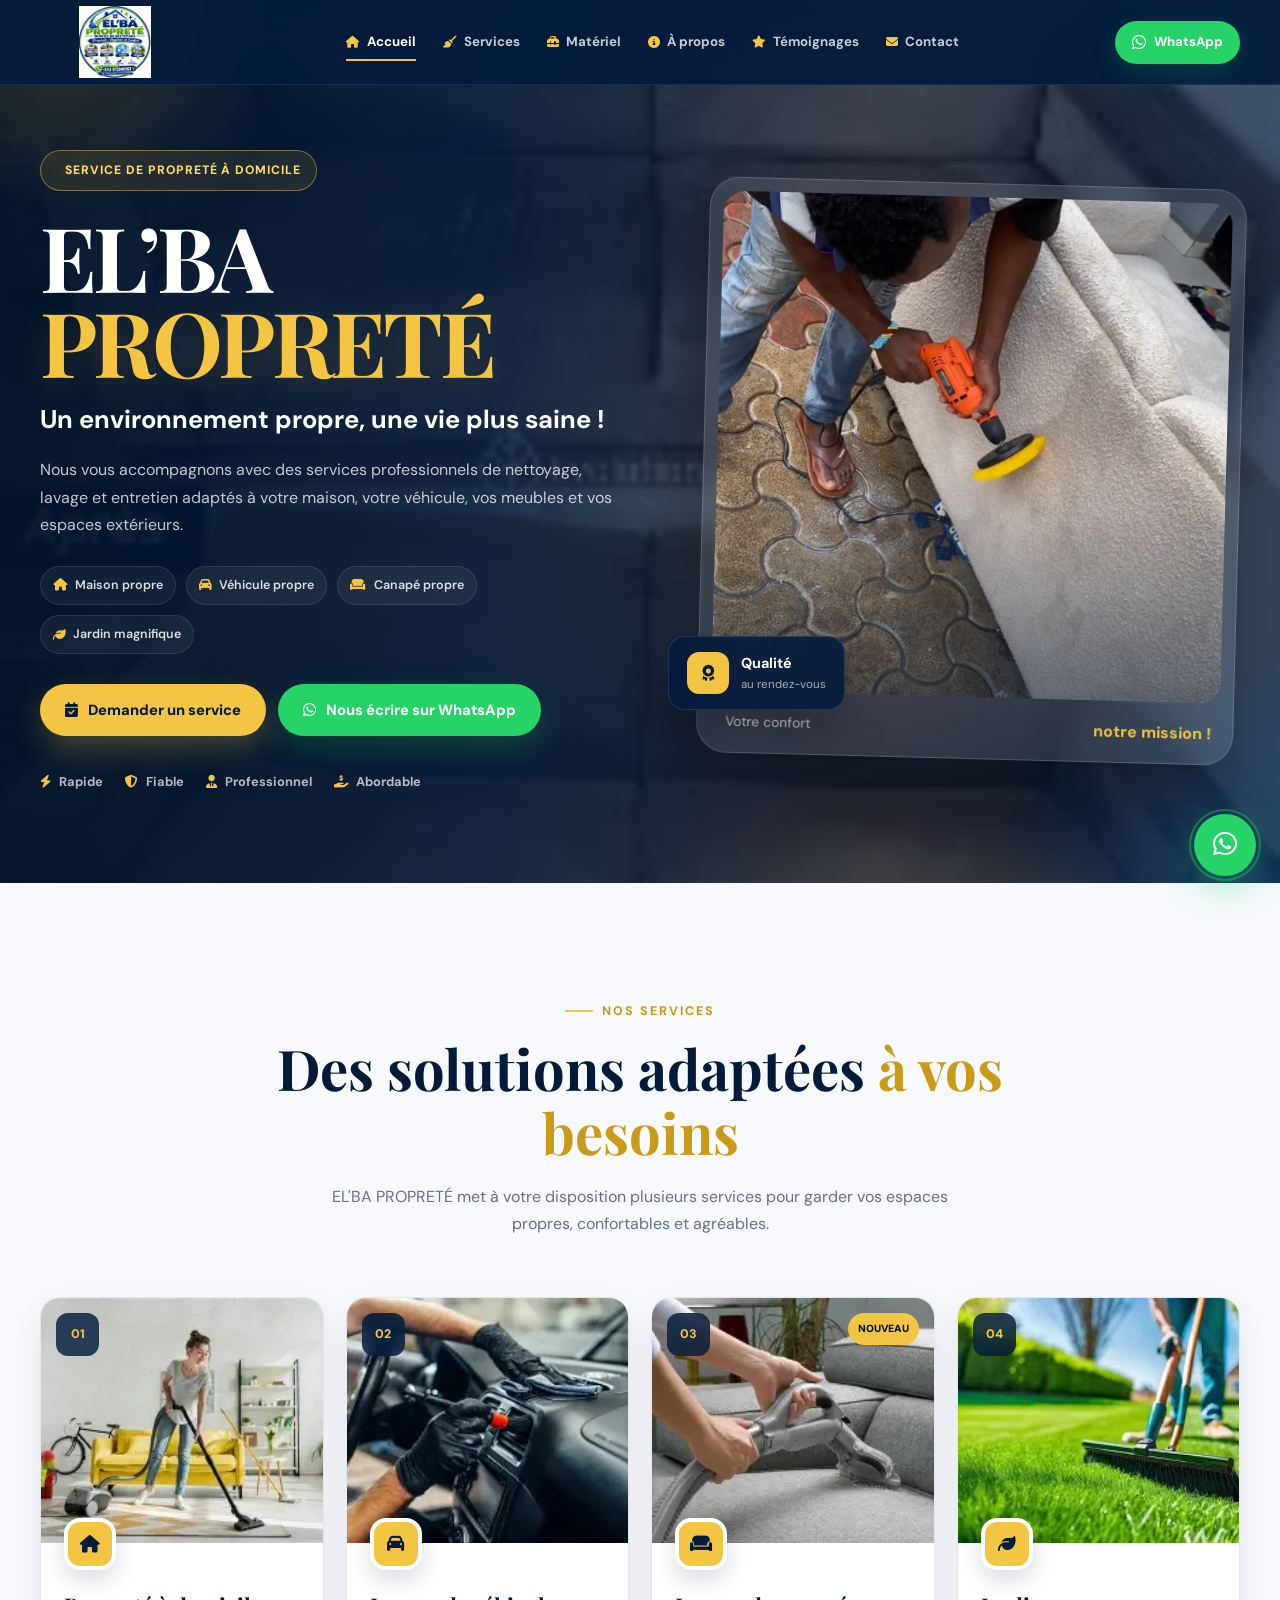
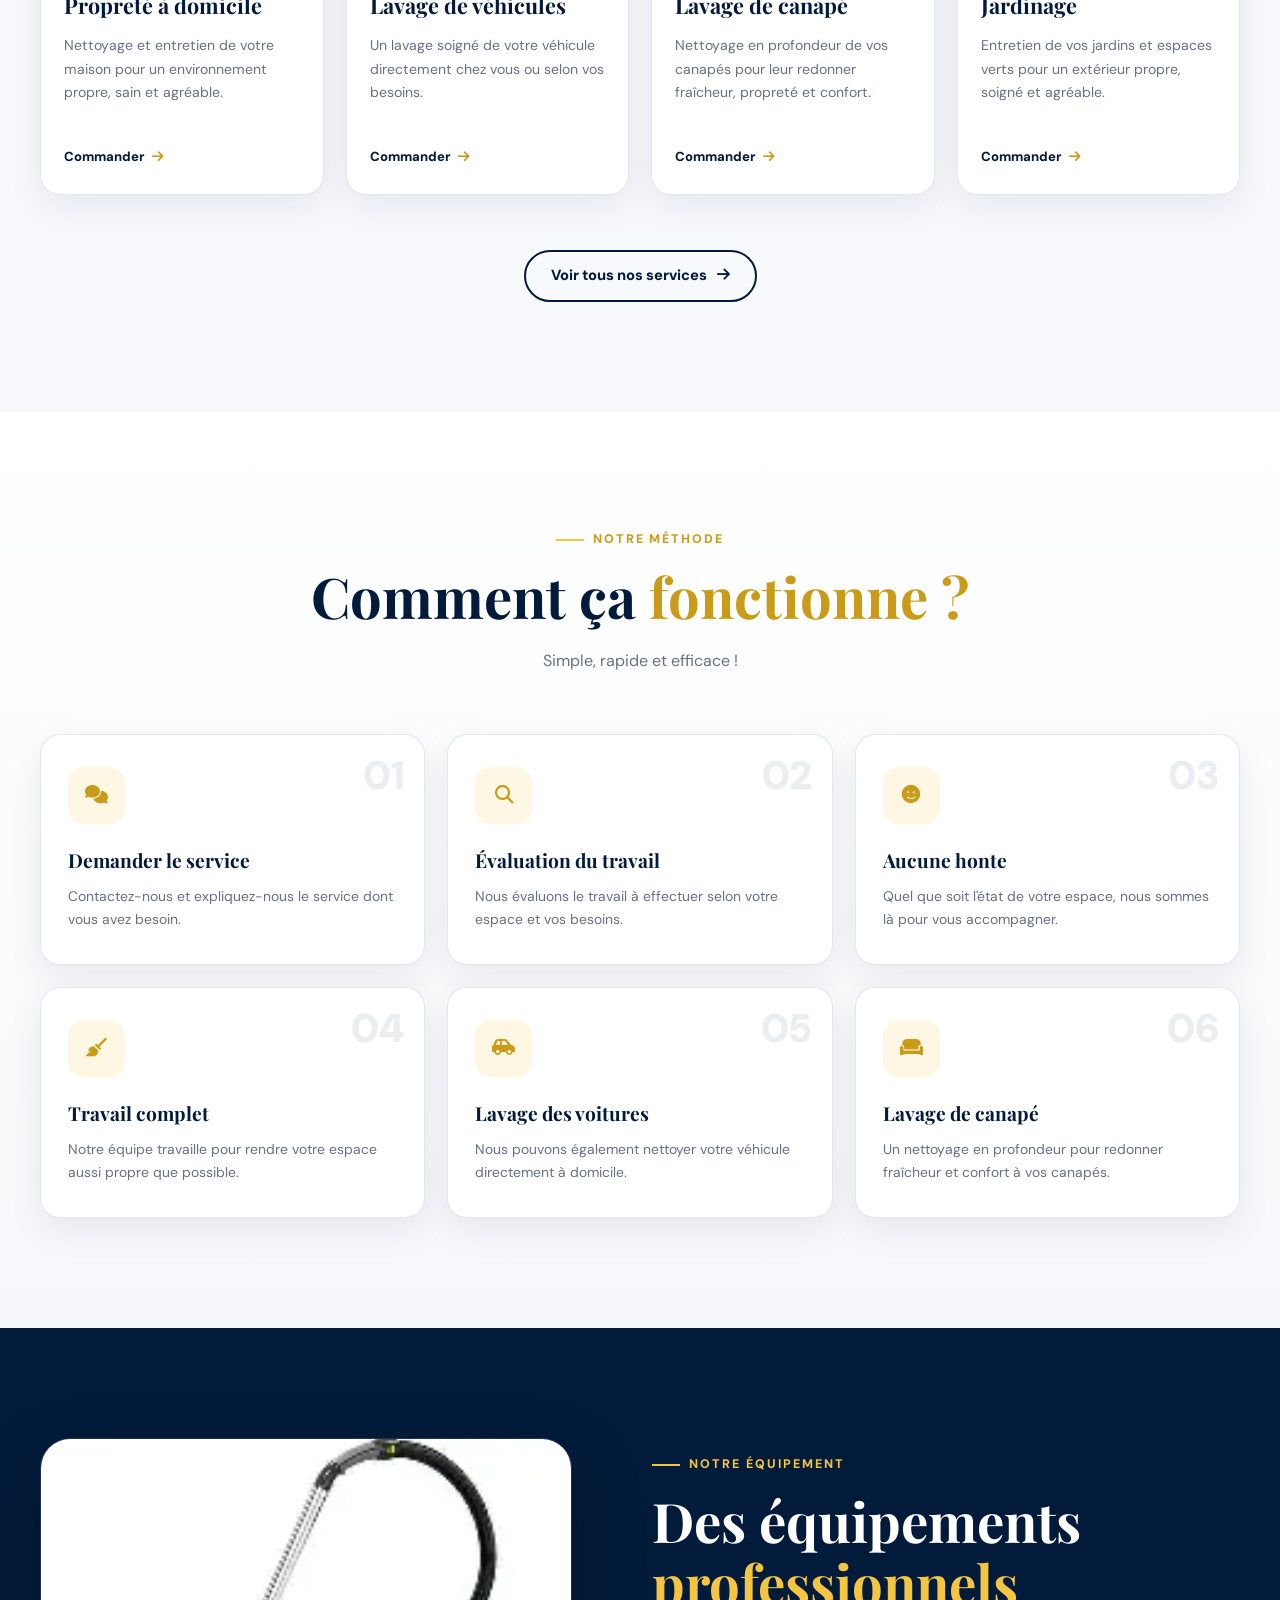
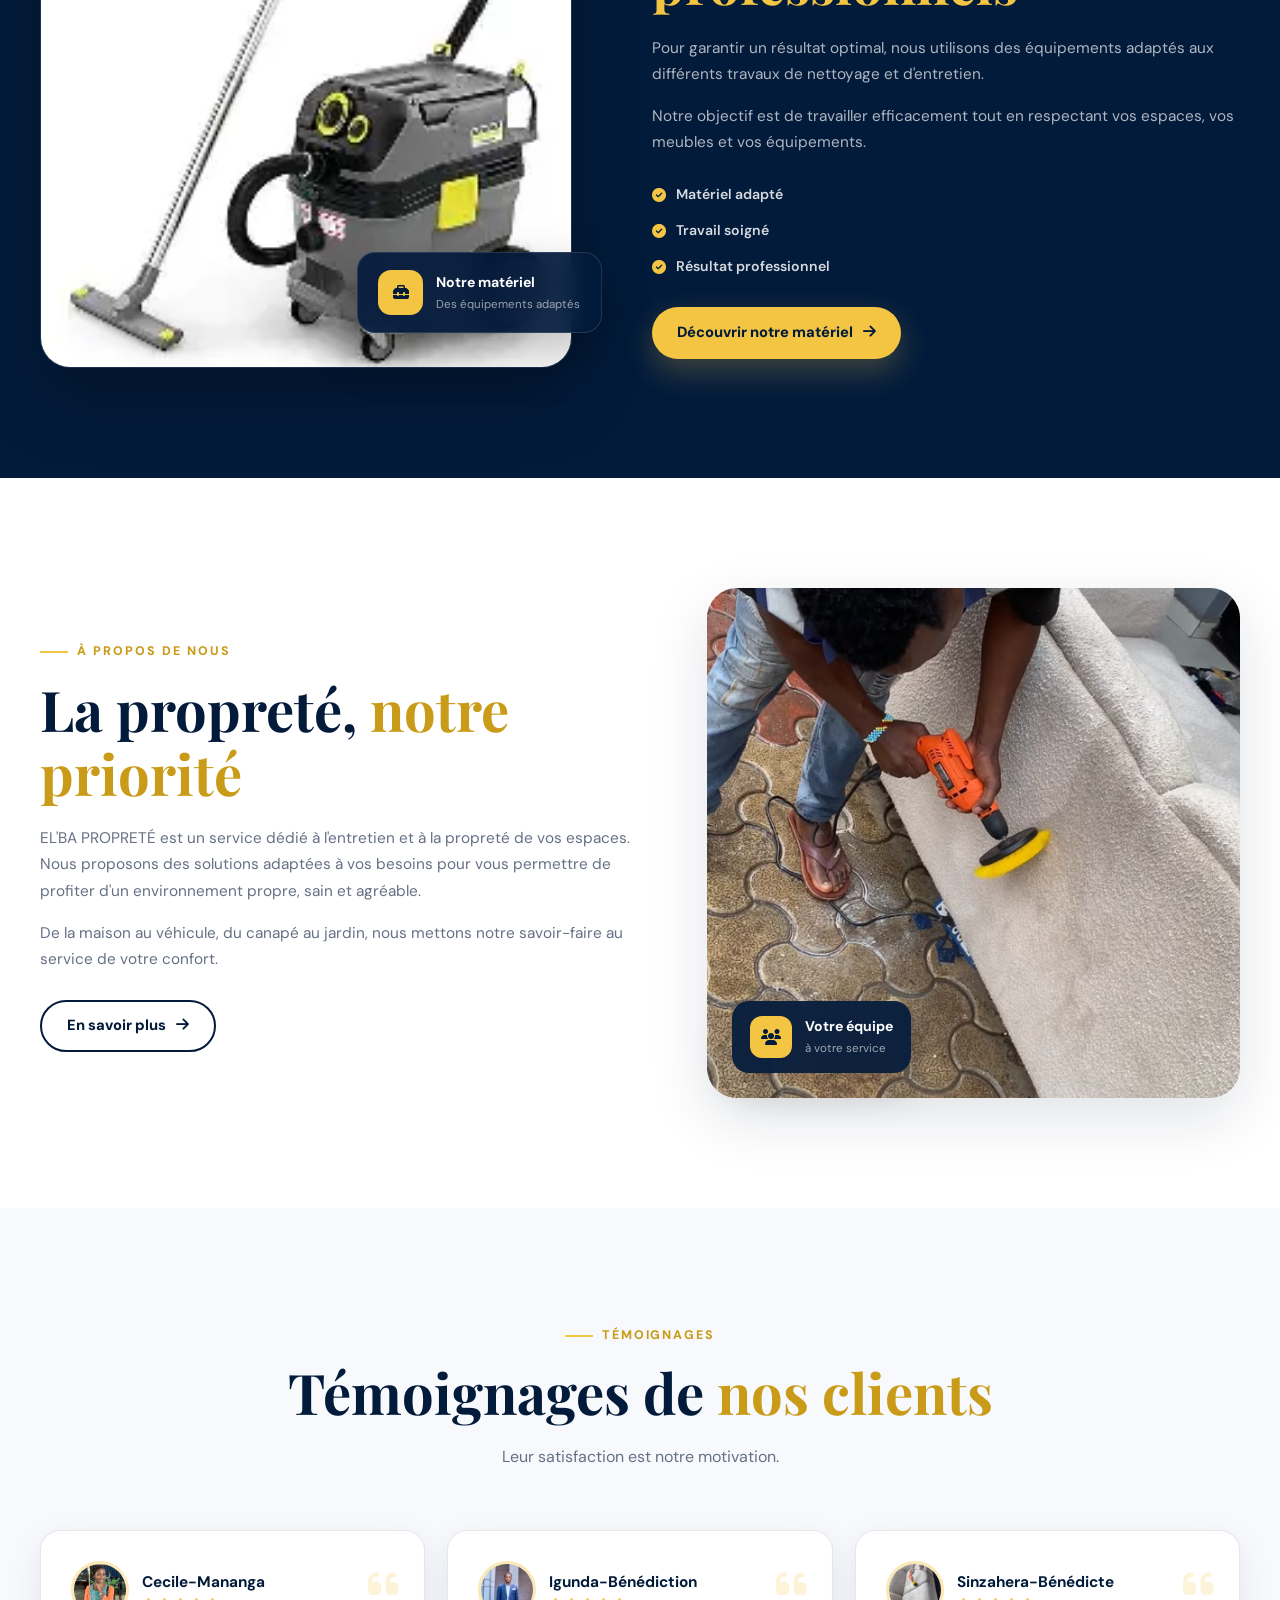
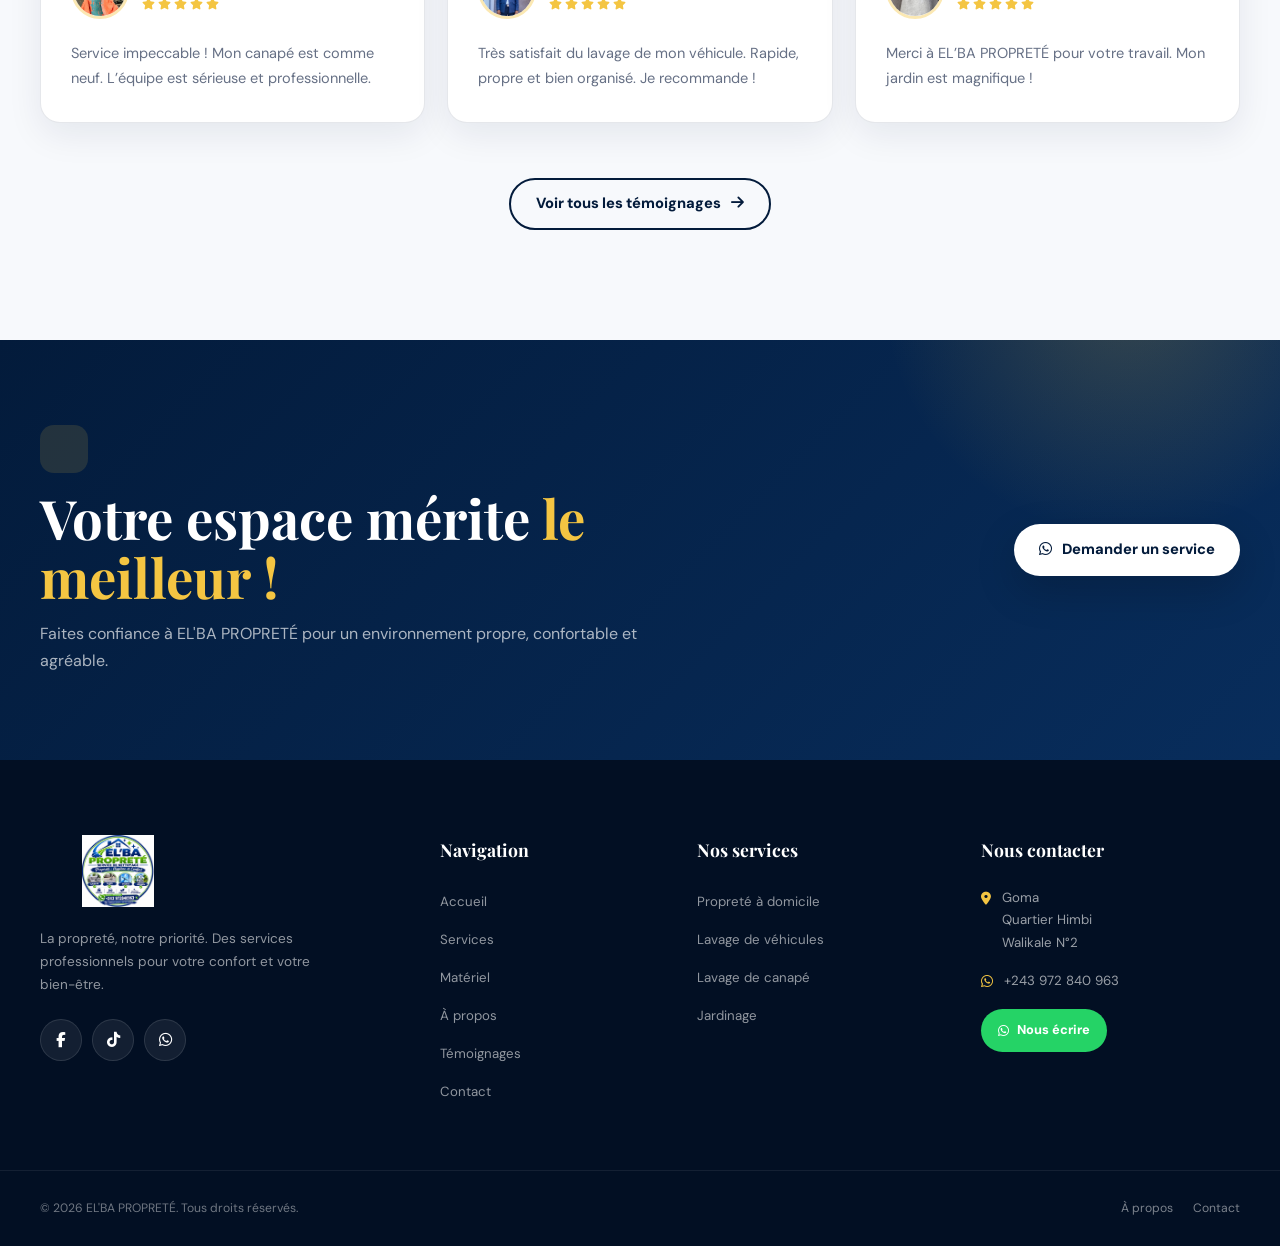
<file: index.html>
<!DOCTYPE html>
<html lang="fr">

<head>
    <meta charset="UTF-8">

    <meta name="viewport" content="width=device-width, initial-scale=1.0">

    <meta name="description"
        content="EL'BA PROPRETÉ - Services professionnels de nettoyage à domicile, lavage de véhicules, lavage de canapés et jardinage à Goma.">

    <meta name="theme-color" content="#031b3b">

    <title>EL'BA PROPRETÉ | La propreté, notre priorité</title>

    <!-- =====================================================
         GOOGLE FONTS
    ====================================================== -->
    <link rel="preconnect" href="https://fonts.googleapis.com">
    <link rel="preconnect" href="https://fonts.gstatic.com" crossorigin>

    <link
        href="https://fonts.googleapis.com/css2?family=DM+Sans:wght@400;500;600;700;800&family=Playfair+Display:wght@600;700&display=swap"
        rel="stylesheet">

    <!-- =====================================================
         FONT AWESOME
    ====================================================== -->
    <link
        rel="stylesheet"
        href="https://cdnjs.cloudflare.com/ajax/libs/font-awesome/6.5.2/css/all.min.css">

    <!-- =====================================================
         CSS PRINCIPAL
    ====================================================== -->
    <link rel="stylesheet" href="style.css">
</head>


<body>

    <!-- =====================================================
         HEADER
    ====================================================== -->

    <header class="site-header" id="siteHeader">

        <div class="header-container">

            <!-- LOGO -->
            <a href="index.html"
               class="logo logo-image"
               aria-label="EL'BA PROPRETÉ - Accueil">

                <!-- Logo officiel -->
                <img
                    src="image/logo.jpg"
                    alt="EL'BA PROPRETÉ - La propreté, notre priorité">
            </a>


            <!-- MENU MOBILE -->
            <button
                class="menu-toggle"
                id="menuToggle"
                type="button"
                aria-label="Ouvrir le menu"
                aria-expanded="false">

                <span></span>
                <span></span>
                <span></span>

            </button>


            <!-- NAVIGATION -->
            <nav class="main-nav" id="mainNav">

                <a href="index.html" class="active">
                    <i class="fa-solid fa-house"></i>
                    Accueil
                </a>

                <a href="services.html">
                    <i class="fa-solid fa-broom"></i>
                    Services
                </a>

                <a href="materiel.html">
                    <i class="fa-solid fa-toolbox"></i>
                    Matériel
                </a>

                <a href="apropos.html">
                    <i class="fa-solid fa-circle-info"></i>
                    À propos
                </a>

                <a href="temoignages.html">
                    <i class="fa-solid fa-star"></i>
                    Témoignages
                </a>

                <a href="contact.html">
                    <i class="fa-solid fa-envelope"></i>
                    Contact
                </a>

            </nav>


            <!-- WHATSAPP HEADER -->
            <button
                type="button"
                class="header-whatsapp js-whatsapp-open"
                aria-label="Contacter EL'BA PROPRETÉ sur WhatsApp">

                <i class="fa-brands fa-whatsapp"></i>

                <span>WhatsApp</span>

            </button>

        </div>

    </header>



    <!-- =====================================================
         HERO
    ====================================================== -->

    <main>

        <section class="hero" id="accueil">

            <!-- =================================================
                 SLIDER D'ARRIÈRE-PLAN
            ================================================== -->

            <div class="hero-slider" aria-hidden="true">

                <div
                    class="hero-slide active"
                    style="background-image: url('image/netoyer canape avant et apres.webp');">
                </div>

                <div
                    class="hero-slide"
                    style="background-image: url('image/materiel proffessionel pour netoyer des vitres.webp');">
                </div>

                <div
                    class="hero-slide"
                    style="background-image: url('image/aspirateur professionnel de nettoyage.webp');">
                </div>

                <div
                    class="hero-slide"
                    style="background-image: url('image/télécharger (7).webp');">
                </div>

                <div
                    class="hero-slide"
                    style="background-image: url('image/netoyer canape avant et apres 2.webp');">
                </div>

            </div>


            <!-- VOILE DE PROTECTION -->
            <div class="hero-overlay"></div>


            <!-- LUMIÈRES -->
            <div class="hero-glow glow-one"></div>
            <div class="hero-glow glow-two"></div>


            <!-- CONTENU HERO -->
            <div class="hero-container">

                <!-- TEXTE -->
                <div class="hero-content">

                    <div class="hero-badge">
                        <i class="fa-solid fa-sparkles"></i>
                        Service de propreté à domicile
                    </div>


                    <h1>
                        EL’BA
                        <span>PROPRETÉ</span>
                    </h1>


                    <p class="hero-slogan">
                        Un environnement propre,
                        une vie plus saine !
                    </p>


                    <p class="hero-description">
                        Nous vous accompagnons avec des services professionnels
                        de nettoyage, lavage et entretien adaptés à votre maison,
                        votre véhicule, vos meubles et vos espaces extérieurs.
                    </p>


                    <!-- SERVICES RAPIDES -->
                    <div class="hero-features">

                        <div class="hero-feature">
                            <i class="fa-solid fa-house"></i>
                            <span>Maison propre</span>
                        </div>

                        <div class="hero-feature">
                            <i class="fa-solid fa-car"></i>
                            <span>Véhicule propre</span>
                        </div>

                        <div class="hero-feature">
                            <i class="fa-solid fa-couch"></i>
                            <span>Canapé propre</span>
                        </div>

                        <div class="hero-feature">
                            <i class="fa-solid fa-leaf"></i>
                            <span>Jardin magnifique</span>
                        </div>

                    </div>


                    <!-- BOUTONS -->
                    <div class="hero-actions">

                        <button
                            type="button"
                            class="btn btn-primary js-whatsapp-open">

                            <i class="fa-solid fa-calendar-check"></i>

                            Demander un service

                        </button>


                        <button
                            type="button"
                            class="btn btn-whatsapp js-whatsapp-open">

                            <i class="fa-brands fa-whatsapp"></i>

                            Nous écrire sur WhatsApp

                        </button>

                    </div>


                    <!-- AVANTAGES -->
                    <div class="hero-advantages">

                        <div>
                            <i class="fa-solid fa-bolt"></i>
                            <span>Rapide</span>
                        </div>

                        <div>
                            <i class="fa-solid fa-shield-halved"></i>
                            <span>Fiable</span>
                        </div>

                        <div>
                            <i class="fa-solid fa-user-tie"></i>
                            <span>Professionnel</span>
                        </div>

                        <div>
                            <i class="fa-solid fa-hand-holding-dollar"></i>
                            <span>Abordable</span>
                        </div>

                    </div>

                </div>



                <!-- IMAGE HERO -->
                <div class="hero-visual">

                    <div class="hero-image-card">

                        <div class="hero-image-wrapper">

                            <img
                                src="image/1689593.jpg"
                                alt="Nettoyage professionnel de canapé"
                                loading="eager">

                        </div>


                        <div class="hero-image-caption">

                            <span>
                                <i class="fa-solid fa-sparkles"></i>
                                Votre confort
                            </span>

                            <strong>
                                notre mission !
                            </strong>

                        </div>

                    </div>


                    <!-- CARTE FLOTTANTE -->
                    <div class="hero-floating-card">

                        <div class="floating-icon">
                            <i class="fa-solid fa-award"></i>
                        </div>

                        <div>
                            <strong>Qualité</strong>
                            <span>au rendez-vous</span>
                        </div>

                    </div>

                </div>

            </div>

        </section>



        <!-- =====================================================
             SERVICES
        ====================================================== -->

        <section class="services-section section" id="services">

            <div class="section-container">

                <div class="section-heading">

                    <span class="section-kicker">
                        NOS SERVICES
                    </span>

                    <h2>
                        Des solutions adaptées
                        <span>à vos besoins</span>
                    </h2>

                    <p>
                        EL'BA PROPRETÉ met à votre disposition plusieurs
                        services pour garder vos espaces propres,
                        confortables et agréables.
                    </p>

                </div>


                <div class="services-grid">


                    <!-- SERVICE 1 -->
                    <article class="service-card">

                        <div class="service-image">

                            <img
                                src="image/OIP (18).webp"
                                alt="Service de propreté à domicile"
                                loading="lazy">

                            <span class="service-number">
                                01
                            </span>

                        </div>


                        <div class="service-content">

                            <div class="service-icon">
                                <i class="fa-solid fa-house"></i>
                            </div>

                            <h3>
                                Propreté à domicile
                            </h3>

                            <p>
                                Nettoyage et entretien de votre maison
                                pour un environnement propre, sain
                                et agréable.
                            </p>

                            <button
                                type="button"
                                class="service-link js-whatsapp-open"
                                data-service="Propreté à domicile">

                                Commander
                                <i class="fa-solid fa-arrow-right"></i>

                            </button>

                        </div>

                    </article>



                    <!-- SERVICE 2 -->
                    <article class="service-card">

                        <div class="service-image">

                            <img
                                src="image/télécharger (3).webp"
                                alt="Lavage professionnel de véhicules"
                                loading="lazy">

                            <span class="service-number">
                                02
                            </span>

                        </div>


                        <div class="service-content">

                            <div class="service-icon">
                                <i class="fa-solid fa-car"></i>
                            </div>

                            <h3>
                                Lavage de véhicules
                            </h3>

                            <p>
                                Un lavage soigné de votre véhicule
                                directement chez vous ou selon
                                vos besoins.
                            </p>

                            <button
                                type="button"
                                class="service-link js-whatsapp-open"
                                data-service="Lavage de véhicule">

                                Commander
                                <i class="fa-solid fa-arrow-right"></i>

                            </button>

                        </div>

                    </article>



                    <!-- SERVICE 3 -->
                    <article class="service-card new-service">

                        <div class="service-image">

                            <img
                                src="image/télécharger (7).webp"
                                alt="Lavage professionnel de canapé"
                                loading="lazy">

                            <span class="service-number">
                                03
                            </span>

                            <span class="new-label">
                                NOUVEAU
                            </span>

                        </div>


                        <div class="service-content">

                            <div class="service-icon">
                                <i class="fa-solid fa-couch"></i>
                            </div>

                            <h3>
                                Lavage de canapé
                            </h3>

                            <p>
                                Nettoyage en profondeur de vos canapés
                                pour leur redonner fraîcheur,
                                propreté et confort.
                            </p>

                            <button
                                type="button"
                                class="service-link js-whatsapp-open"
                                data-service="Lavage de canapé">

                                Commander
                                <i class="fa-solid fa-arrow-right"></i>

                            </button>

                        </div>

                    </article>



                    <!-- SERVICE 4 -->
                    <article class="service-card">

                        <div class="service-image">

                            <img
                                src="image/PELOUSE.webp"
                                alt="Service de jardinage"
                                loading="lazy">

                            <span class="service-number">
                                04
                            </span>

                        </div>


                        <div class="service-content">

                            <div class="service-icon">
                                <i class="fa-solid fa-leaf"></i>
                            </div>

                            <h3>
                                Jardinage
                            </h3>

                            <p>
                                Entretien de vos jardins et espaces verts
                                pour un extérieur propre, soigné
                                et agréable.
                            </p>

                            <button
                                type="button"
                                class="service-link js-whatsapp-open"
                                data-service="Jardinage">

                                Commander
                                <i class="fa-solid fa-arrow-right"></i>

                            </button>

                        </div>

                    </article>

                </div>


                <div class="section-more">

                    <a href="services.html" class="btn btn-outline">
                        Voir tous nos services
                        <i class="fa-solid fa-arrow-right"></i>
                    </a>

                </div>

            </div>

        </section>



        <!-- =====================================================
             COMMENT ÇA FONCTIONNE
        ====================================================== -->

        <section class="how-section section">

            <div class="section-container">

                <div class="section-heading">

                    <span class="section-kicker">
                        NOTRE MÉTHODE
                    </span>

                    <h2>
                        Comment ça
                        <span>fonctionne ?</span>
                    </h2>

                    <p>
                        Simple, rapide et efficace !
                    </p>

                </div>


                <div class="steps-grid">


                    <div class="step-card">

                        <span class="step-number">
                            01
                        </span>

                        <div class="step-icon">
                            <i class="fa-solid fa-comments"></i>
                        </div>

                        <h3>
                            Demander le service
                        </h3>

                        <p>
                            Contactez-nous et expliquez-nous
                            le service dont vous avez besoin.
                        </p>

                    </div>



                    <div class="step-card">

                        <span class="step-number">
                            02
                        </span>

                        <div class="step-icon">
                            <i class="fa-solid fa-magnifying-glass"></i>
                        </div>

                        <h3>
                            Évaluation du travail
                        </h3>

                        <p>
                            Nous évaluons le travail à effectuer
                            selon votre espace et vos besoins.
                        </p>

                    </div>



                    <div class="step-card">

                        <span class="step-number">
                            03
                        </span>

                        <div class="step-icon">
                            <i class="fa-solid fa-face-smile"></i>
                        </div>

                        <h3>
                            Aucune honte
                        </h3>

                        <p>
                            Quel que soit l'état de votre espace,
                            nous sommes là pour vous accompagner.
                        </p>

                    </div>



                    <div class="step-card">

                        <span class="step-number">
                            04
                        </span>

                        <div class="step-icon">
                            <i class="fa-solid fa-broom"></i>
                        </div>

                        <h3>
                            Travail complet
                        </h3>

                        <p>
                            Notre équipe travaille pour rendre
                            votre espace aussi propre que possible.
                        </p>

                    </div>



                    <div class="step-card">

                        <span class="step-number">
                            05
                        </span>

                        <div class="step-icon">
                            <i class="fa-solid fa-car-side"></i>
                        </div>

                        <h3>
                            Lavage des voitures
                        </h3>

                        <p>
                            Nous pouvons également nettoyer
                            votre véhicule directement à domicile.
                        </p>

                    </div>



                    <div class="step-card">

                        <span class="step-number">
                            06
                        </span>

                        <div class="step-icon">
                            <i class="fa-solid fa-couch"></i>
                        </div>

                        <h3>
                            Lavage de canapé
                        </h3>

                        <p>
                            Un nettoyage en profondeur pour
                            redonner fraîcheur et confort à vos canapés.
                        </p>

                    </div>

                </div>

            </div>

        </section>



        <!-- =====================================================
             MATÉRIEL + À PROPOS
        ====================================================== -->

        <section class="equipment-section section">

            <div class="section-container equipment-container">


                <!-- MATÉRIEL -->
                <div class="equipment-visual">

                    <div class="equipment-image">

                        <img
                            src="image/OIP (17).webp"
                            alt="Matériel professionnel EL'BA PROPRETÉ"
                            loading="lazy">

                    </div>


                    <div class="equipment-overlay-card">

                        <i class="fa-solid fa-toolbox"></i>

                        <div>
                            <strong>
                                Notre matériel
                            </strong>

                            <span>
                                Des équipements adaptés
                            </span>
                        </div>

                    </div>

                </div>



                <!-- TEXTE -->
                <div class="equipment-content">

                    <span class="section-kicker">
                        NOTRE ÉQUIPEMENT
                    </span>

                    <h2>
                        Des équipements
                        <span>professionnels</span>
                    </h2>

                    <p>
                        Pour garantir un résultat optimal, nous utilisons
                        des équipements adaptés aux différents travaux
                        de nettoyage et d'entretien.
                    </p>

                    <p>
                        Notre objectif est de travailler efficacement
                        tout en respectant vos espaces, vos meubles
                        et vos équipements.
                    </p>


                    <div class="equipment-points">

                        <div>
                            <i class="fa-solid fa-circle-check"></i>
                            <span>Matériel adapté</span>
                        </div>

                        <div>
                            <i class="fa-solid fa-circle-check"></i>
                            <span>Travail soigné</span>
                        </div>

                        <div>
                            <i class="fa-solid fa-circle-check"></i>
                            <span>Résultat professionnel</span>
                        </div>

                    </div>


                    <a
                        href="materiel.html"
                        class="btn btn-primary">

                        Découvrir notre matériel

                        <i class="fa-solid fa-arrow-right"></i>

                    </a>

                </div>

            </div>

        </section>



        <!-- =====================================================
             À PROPOS
        ====================================================== -->

        <section class="about-preview-section section">

            <div class="section-container about-preview">


                <div class="about-preview-content">

                    <span class="section-kicker">
                        À PROPOS DE NOUS
                    </span>

                    <h2>
                        La propreté,
                        <span>notre priorité</span>
                    </h2>

                    <p>
                        EL'BA PROPRETÉ est un service dédié à l'entretien
                        et à la propreté de vos espaces. Nous proposons
                        des solutions adaptées à vos besoins pour vous
                        permettre de profiter d'un environnement propre,
                        sain et agréable.
                    </p>

                    <p>
                        De la maison au véhicule, du canapé au jardin,
                        nous mettons notre savoir-faire au service
                        de votre confort.
                    </p>


                    <a
                        href="apropos.html"
                        class="btn btn-outline">

                        En savoir plus

                        <i class="fa-solid fa-arrow-right"></i>

                    </a>

                </div>



                <div class="about-preview-image">

                    <img
                        src="image/1689593.jpg"
                        alt="Équipe EL'BA PROPRETÉ"
                        loading="lazy">

                    <div class="team-image-caption">

                        <i class="fa-solid fa-users"></i>

                        <div>
                            <strong>
                                Votre équipe
                            </strong>

                            <span>
                                à votre service
                            </span>
                        </div>

                    </div>

                </div>

            </div>

        </section>



        <!-- =====================================================
             TÉMOIGNAGES
        ====================================================== -->

        <section class="testimonials-section section">

            <div class="section-container">

                <div class="section-heading">

                    <span class="section-kicker">
                        TÉMOIGNAGES
                    </span>

                    <h2>
                        Témoignages de
                        <span>nos clients</span>
                    </h2>

                    <p>
                        Leur satisfaction est notre motivation.
                    </p>

                </div>


                <div class="testimonials-grid">


                    <!-- TÉMOIGNAGE 1 -->
                    <article class="testimonial-card">

                        <div class="testimonial-top">

                            <div class="testimonial-avatar">

                                <img
                                    src="image/IMG-20241125-WA0047.jpg"
                                    alt="Cecile-Mananga"
                                    loading="lazy">

                            </div>


                            <div>

                                <h3>
                                    Cecile-Mananga
                                </h3>

                                <div class="stars"
                                     aria-label="5 étoiles">

                                    <i class="fa-solid fa-star"></i>
                                    <i class="fa-solid fa-star"></i>
                                    <i class="fa-solid fa-star"></i>
                                    <i class="fa-solid fa-star"></i>
                                    <i class="fa-solid fa-star"></i>

                                </div>

                            </div>

                        </div>


                        <div class="quote-icon">
                            <i class="fa-solid fa-quote-left"></i>
                        </div>


                        <p>
                            Service impeccable ! Mon canapé est comme neuf.
                            L’équipe est sérieuse et professionnelle.
                        </p>

                    </article>



                    <!-- TÉMOIGNAGE 2 -->
                    <article class="testimonial-card">

                        <div class="testimonial-top">

                            <div class="testimonial-avatar">

                                <img
                                    src="image/IMG_7438.jpg"
                                    alt="Igunda-Bénédiction"
                                    loading="lazy">

                            </div>


                            <div>

                                <h3>
                                    Igunda-Bénédiction
                                </h3>

                                <div class="stars"
                                     aria-label="5 étoiles">

                                    <i class="fa-solid fa-star"></i>
                                    <i class="fa-solid fa-star"></i>
                                    <i class="fa-solid fa-star"></i>
                                    <i class="fa-solid fa-star"></i>
                                    <i class="fa-solid fa-star"></i>

                                </div>

                            </div>

                        </div>


                        <div class="quote-icon">
                            <i class="fa-solid fa-quote-left"></i>
                        </div>


                        <p>
                            Très satisfait du lavage de mon véhicule.
                            Rapide, propre et bien organisé.
                            Je recommande !
                        </p>

                    </article>



                    <!-- TÉMOIGNAGE 3 -->
                    <article class="testimonial-card">

                        <div class="testimonial-top">

                            <div class="testimonial-avatar">

                                <img
                                    src="image/1689590.jpg"
                                    alt="Sinzahera-Bénédicte"
                                    loading="lazy">

                            </div>


                            <div>

                                <h3>
                                    Sinzahera-Bénédicte
                                </h3>

                                <div class="stars"
                                     aria-label="5 étoiles">

                                    <i class="fa-solid fa-star"></i>
                                    <i class="fa-solid fa-star"></i>
                                    <i class="fa-solid fa-star"></i>
                                    <i class="fa-solid fa-star"></i>
                                    <i class="fa-solid fa-star"></i>

                                </div>

                            </div>

                        </div>


                        <div class="quote-icon">
                            <i class="fa-solid fa-quote-left"></i>
                        </div>


                        <p>
                            Merci à EL’BA PROPRETÉ pour votre travail.
                            Mon jardin est magnifique !
                        </p>

                    </article>

                </div>


                <div class="section-more">

                    <a
                        href="temoignages.html"
                        class="btn btn-outline">

                        Voir tous les témoignages

                        <i class="fa-solid fa-arrow-right"></i>

                    </a>

                </div>

            </div>

        </section>



        <!-- =====================================================
             CTA
        ====================================================== -->

        <section class="cta-section">

            <div class="cta-glow"></div>

            <div class="section-container cta-container">

                <div class="cta-content">

                    <span class="cta-icon">
                        <i class="fa-solid fa-sparkles"></i>
                    </span>

                    <h2>
                        Votre espace mérite
                        <span>le meilleur !</span>
                    </h2>

                    <p>
                        Faites confiance à EL'BA PROPRETÉ
                        pour un environnement propre,
                        confortable et agréable.
                    </p>

                </div>


                <button
                    type="button"
                    class="btn btn-light js-whatsapp-open">

                    <i class="fa-brands fa-whatsapp"></i>

                    Demander un service

                </button>

            </div>

        </section>

    </main>



    <!-- =====================================================
         FOOTER
    ====================================================== -->

    <footer class="site-footer">

        <div class="footer-container">


            <!-- COLONNE 1 -->
            <div class="footer-brand">

                <a
                    href="index.html"
                    class="logo logo-image footer-logo">

                    <img
                        src="image/logo.jpg"
                        alt="EL'BA PROPRETÉ">

                </a>


                <p>
                    La propreté, notre priorité.
                    Des services professionnels pour
                    votre confort et votre bien-être.
                </p>


                <div class="footer-social">

                    <a
                        href="https://www.facebook.com/profile.php?id=61594639333757"
                        target="_blank"
                        rel="noopener noreferrer"
                        aria-label="Facebook EL'BA PROPRETÉ">

                        <i class="fa-brands fa-facebook-f"></i>

                    </a>


                    <a
                        href="https://tiktok.com/@elba.propret.goma"
                        target="_blank"
                        rel="noopener noreferrer"
                        aria-label="TikTok EL'BA PROPRETÉ">

                        <i class="fa-brands fa-tiktok"></i>

                    </a>


                    <button
                        type="button"
                        class="footer-social-button js-whatsapp-open"
                        aria-label="WhatsApp EL'BA PROPRETÉ">

                        <i class="fa-brands fa-whatsapp"></i>

                    </button>

                </div>

            </div>



            <!-- COLONNE 2 -->
            <div class="footer-column">

                <h3>
                    Navigation
                </h3>

                <ul>

                    <li>
                        <a href="index.html">
                            Accueil
                        </a>
                    </li>

                    <li>
                        <a href="services.html">
                            Services
                        </a>
                    </li>

                    <li>
                        <a href="materiel.html">
                            Matériel
                        </a>
                    </li>

                    <li>
                        <a href="apropos.html">
                            À propos
                        </a>
                    </li>

                    <li>
                        <a href="temoignages.html">
                            Témoignages
                        </a>
                    </li>

                    <li>
                        <a href="contact.html">
                            Contact
                        </a>
                    </li>

                </ul>

            </div>



            <!-- COLONNE 3 -->
            <div class="footer-column">

                <h3>
                    Nos services
                </h3>

                <ul>

                    <li>
                        <a href="services.html">
                            Propreté à domicile
                        </a>
                    </li>

                    <li>
                        <a href="services.html">
                            Lavage de véhicules
                        </a>
                    </li>

                    <li>
                        <a href="services.html">
                            Lavage de canapé
                        </a>
                    </li>

                    <li>
                        <a href="services.html">
                            Jardinage
                        </a>
                    </li>

                </ul>

            </div>



            <!-- COLONNE 4 -->
            <div class="footer-contact">

                <h3>
                    Nous contacter
                </h3>


                <div class="footer-contact-item">

                    <i class="fa-solid fa-location-dot"></i>

                    <span>
                        Goma<br>
                        Quartier Himbi<br>
                        Walikale N°2
                    </span>

                </div>


                <div class="footer-contact-item">

                    <i class="fa-brands fa-whatsapp"></i>

                    <span>
                        +243 972 840 963
                    </span>

                </div>


                <button
                    type="button"
                    class="footer-contact-btn js-whatsapp-open">

                    <i class="fa-brands fa-whatsapp"></i>

                    Nous écrire

                </button>

            </div>

        </div>



        <!-- FOOTER BOTTOM -->
        <div class="footer-bottom">

            <div class="footer-bottom-container">

                <p>
                    ©
                    <span id="currentYear"></span>
                    EL'BA PROPRETÉ.
                    Tous droits réservés.
                </p>


                <div class="footer-bottom-links">

                    <a href="apropos.html">
                        À propos
                    </a>

                    <a href="contact.html">
                        Contact
                    </a>

                </div>

            </div>

        </div>

    </footer>



    <!-- =====================================================
         BOUTON WHATSAPP FLOTTANT
    ====================================================== -->

    <button
        type="button"
        class="floating-whatsapp js-whatsapp-open"
        aria-label="Contacter EL'BA PROPRETÉ sur WhatsApp">

        <i class="fa-brands fa-whatsapp"></i>

        <span class="floating-whatsapp-pulse"></span>

    </button>



    <!-- =====================================================
         MODALE WHATSAPP
    ====================================================== -->

    <div
        class="whatsapp-modal"
        id="whatsappModal"
        aria-hidden="true">

        <!-- FOND -->
        <div
            class="whatsapp-modal-overlay"
            id="whatsappModalOverlay">
        </div>


        <!-- BOÎTE -->
        <div
            class="whatsapp-modal-box"
            role="dialog"
            aria-modal="true"
            aria-labelledby="whatsappModalTitle">


            <!-- FERMER -->
            <button
                type="button"
                class="whatsapp-modal-close"
                id="closeWhatsappModal"
                aria-label="Fermer">

                <i class="fa-solid fa-xmark"></i>

            </button>


            <!-- HEADER -->
            <div class="whatsapp-modal-header">

                <div class="whatsapp-modal-icon">

                    <i class="fa-brands fa-whatsapp"></i>

                </div>


                <div>

                    <h2 id="whatsappModalTitle">
                        Bonjour 👋
                    </h2>

                    <p>
                        Bienvenue chez
                        <strong>EL'BA PROPRETÉ</strong>
                    </p>

                </div>

            </div>


            <!-- MESSAGE -->
            <div class="whatsapp-welcome">

                <p>
                    À quoi pouvons-nous vous aider
                    s'il vous plaît ?
                </p>

            </div>


            <!-- FORMULAIRE -->
            <form id="whatsappServiceForm">


                <!-- NOM -->
                <div class="form-group">

                    <label for="waNom">
                        Nom
                    </label>

                    <div class="input-wrapper">

                        <i class="fa-solid fa-user"></i>

                        <input
                            type="text"
                            id="waNom"
                            name="nom"
                            placeholder="Votre nom"
                            autocomplete="name"
                            required>

                    </div>

                </div>



                <!-- TELEPHONE -->
                <div class="form-group">

                    <label for="waTelephone">
                        Téléphone
                    </label>

                    <div class="input-wrapper">

                        <i class="fa-solid fa-phone"></i>

                        <input
                            type="tel"
                            id="waTelephone"
                            name="telephone"
                            placeholder="Votre numéro"
                            autocomplete="tel"
                            required>

                    </div>

                </div>



                <!-- SERVICE -->
                <div class="form-group">

                    <label for="waService">
                        Service souhaité
                    </label>

                    <div class="input-wrapper select-wrapper">

                        <i class="fa-solid fa-broom"></i>

                        <select
                            id="waService"
                            name="service"
                            required>

                            <option value="">
                                Sélectionnez un service
                            </option>

                            <option value="Propreté à domicile">
                                Propreté à domicile
                            </option>

                            <option value="Lavage de véhicule">
                                Lavage de véhicule
                            </option>

                            <option value="Lavage de canapé">
                                Lavage de canapé
                            </option>

                            <option value="Jardinage">
                                Jardinage
                            </option>

                            <option value="Autre demande">
                                Autre demande
                            </option>

                        </select>

                    </div>

                </div>



                <!-- ADRESSE -->
                <div class="form-group">

                    <label for="waAdresse">
                        Adresse / Quartier
                    </label>

                    <div class="input-wrapper">

                        <i class="fa-solid fa-location-dot"></i>

                        <input
                            type="text"
                            id="waAdresse"
                            name="adresse"
                            placeholder="Ex. Himbi, Goma"
                            required>

                    </div>

                </div>



                <!-- DATE -->
                <div class="form-group">

                    <label for="waDate">
                        Date souhaitée
                    </label>

                    <div class="input-wrapper">

                        <i class="fa-solid fa-calendar-days"></i>

                        <input
                            type="date"
                            id="waDate"
                            name="date">

                    </div>

                </div>



                <!-- MESSAGE -->
                <div class="form-group">

                    <label for="waMessage">
                        Votre demande
                    </label>

                    <div class="textarea-wrapper">

                        <textarea
                            id="waMessage"
                            name="message"
                            rows="4"
                            placeholder="Décrivez-nous votre besoin..."></textarea>

                    </div>

                </div>



                <!-- SUBMIT -->
                <button
                    type="submit"
                    class="whatsapp-submit">

                    <i class="fa-brands fa-whatsapp"></i>

                    Envoyer ma demande sur WhatsApp

                </button>

            </form>

        </div>

    </div>



    <!-- =====================================================
         JAVASCRIPT PRINCIPAL
    ====================================================== -->

    <script src="script.js"></script>

</body>

</html>
</file>
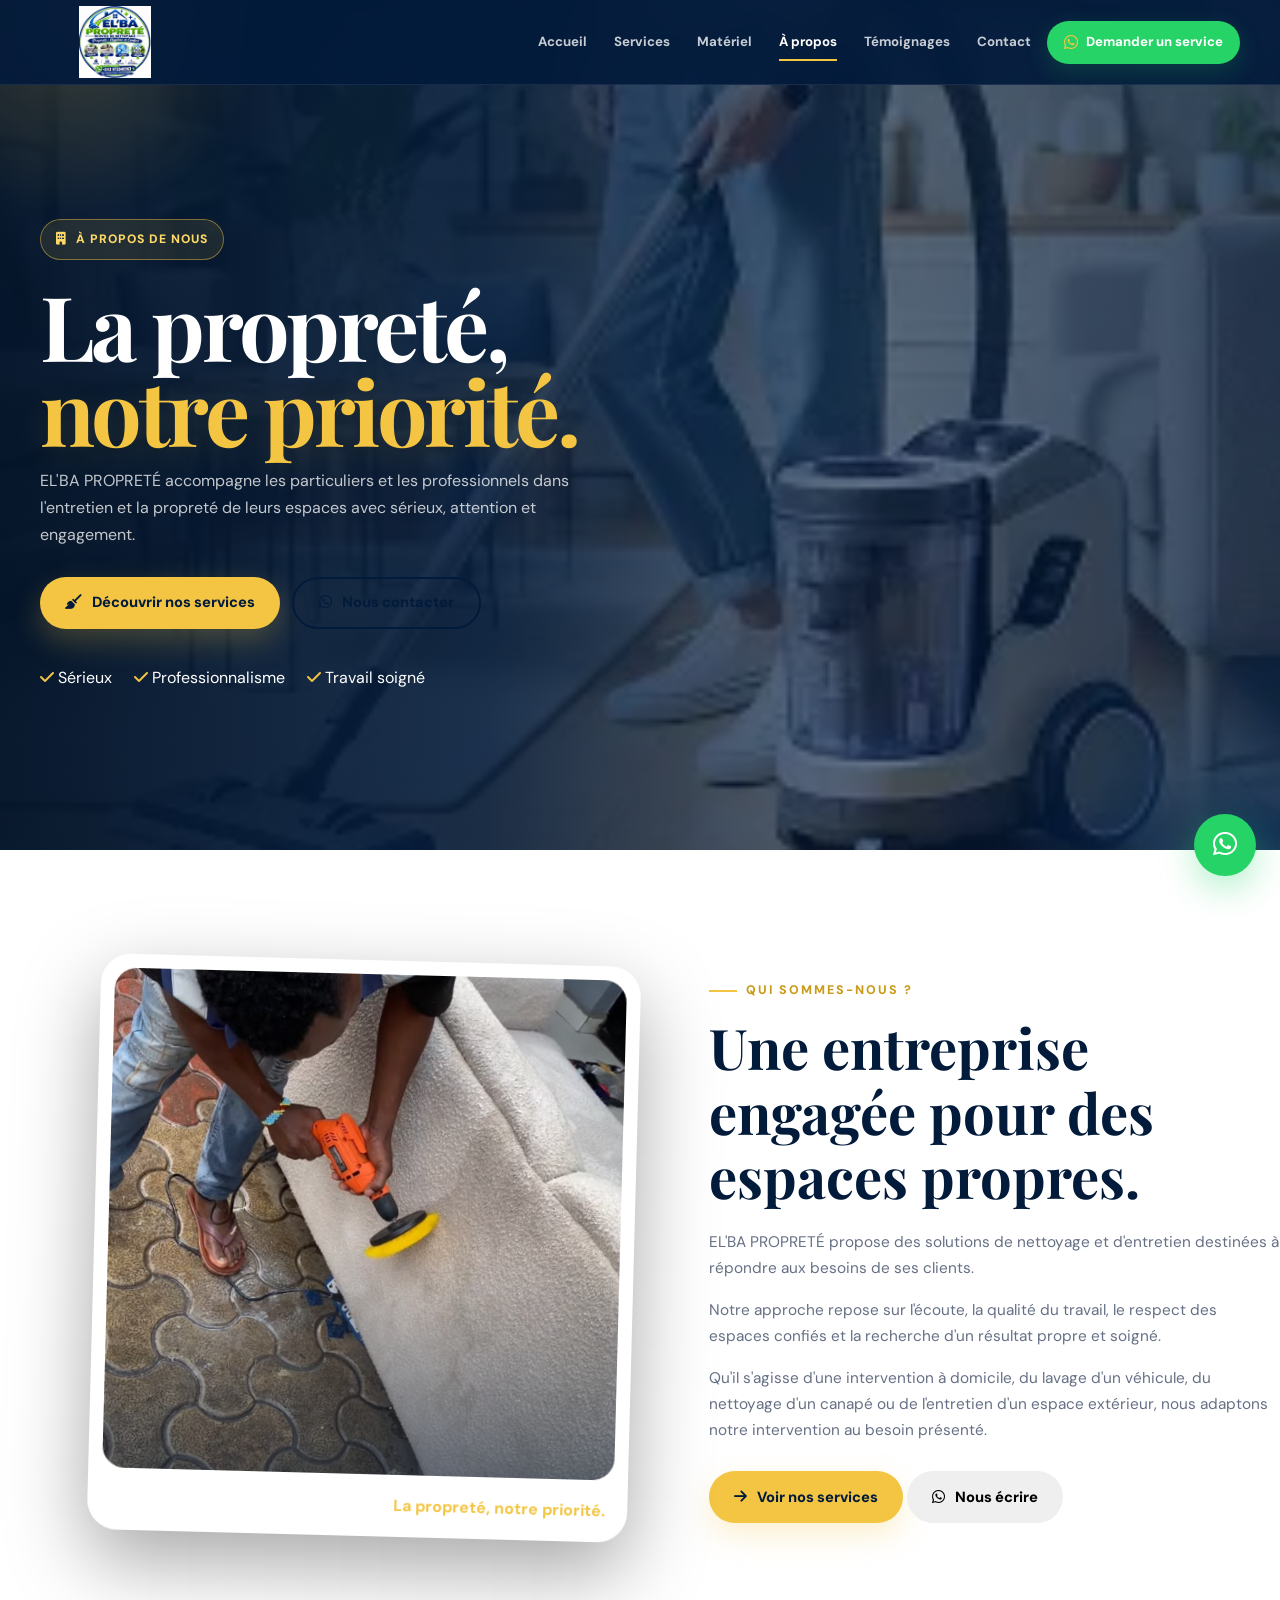
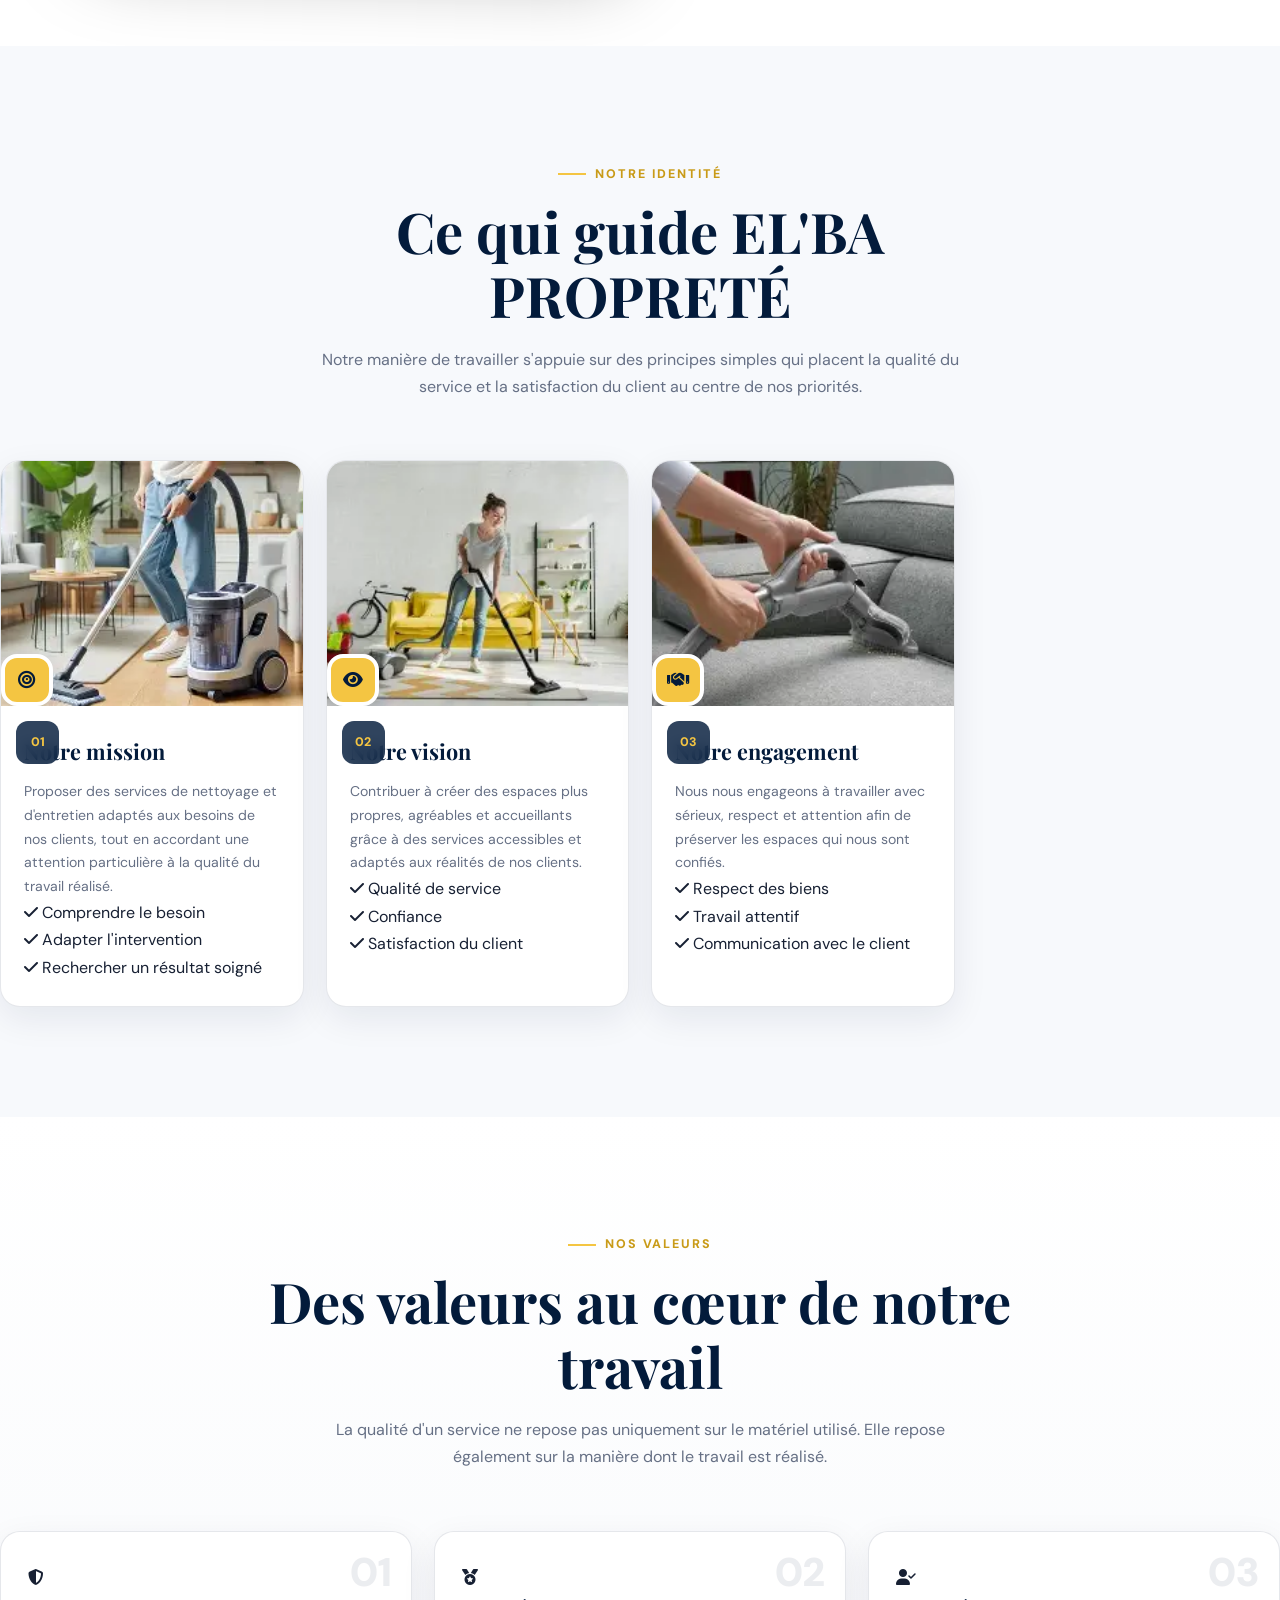
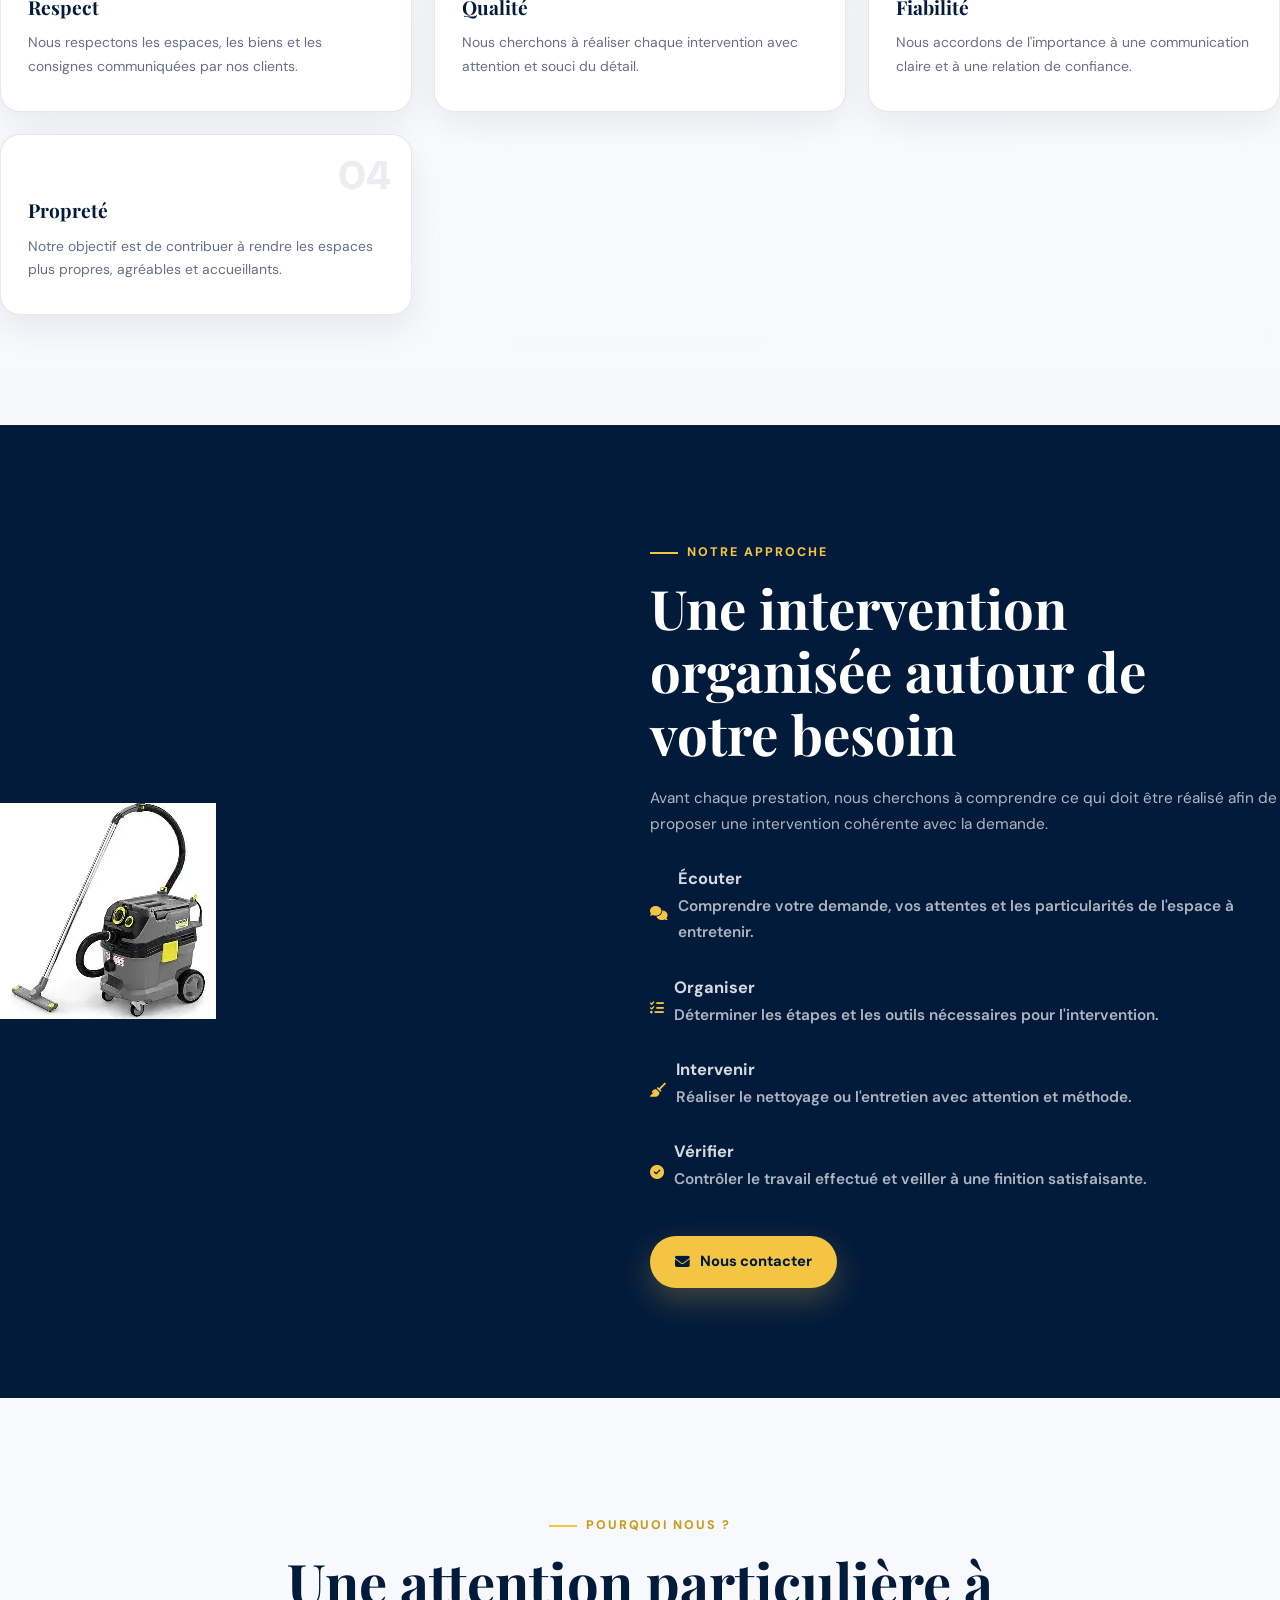
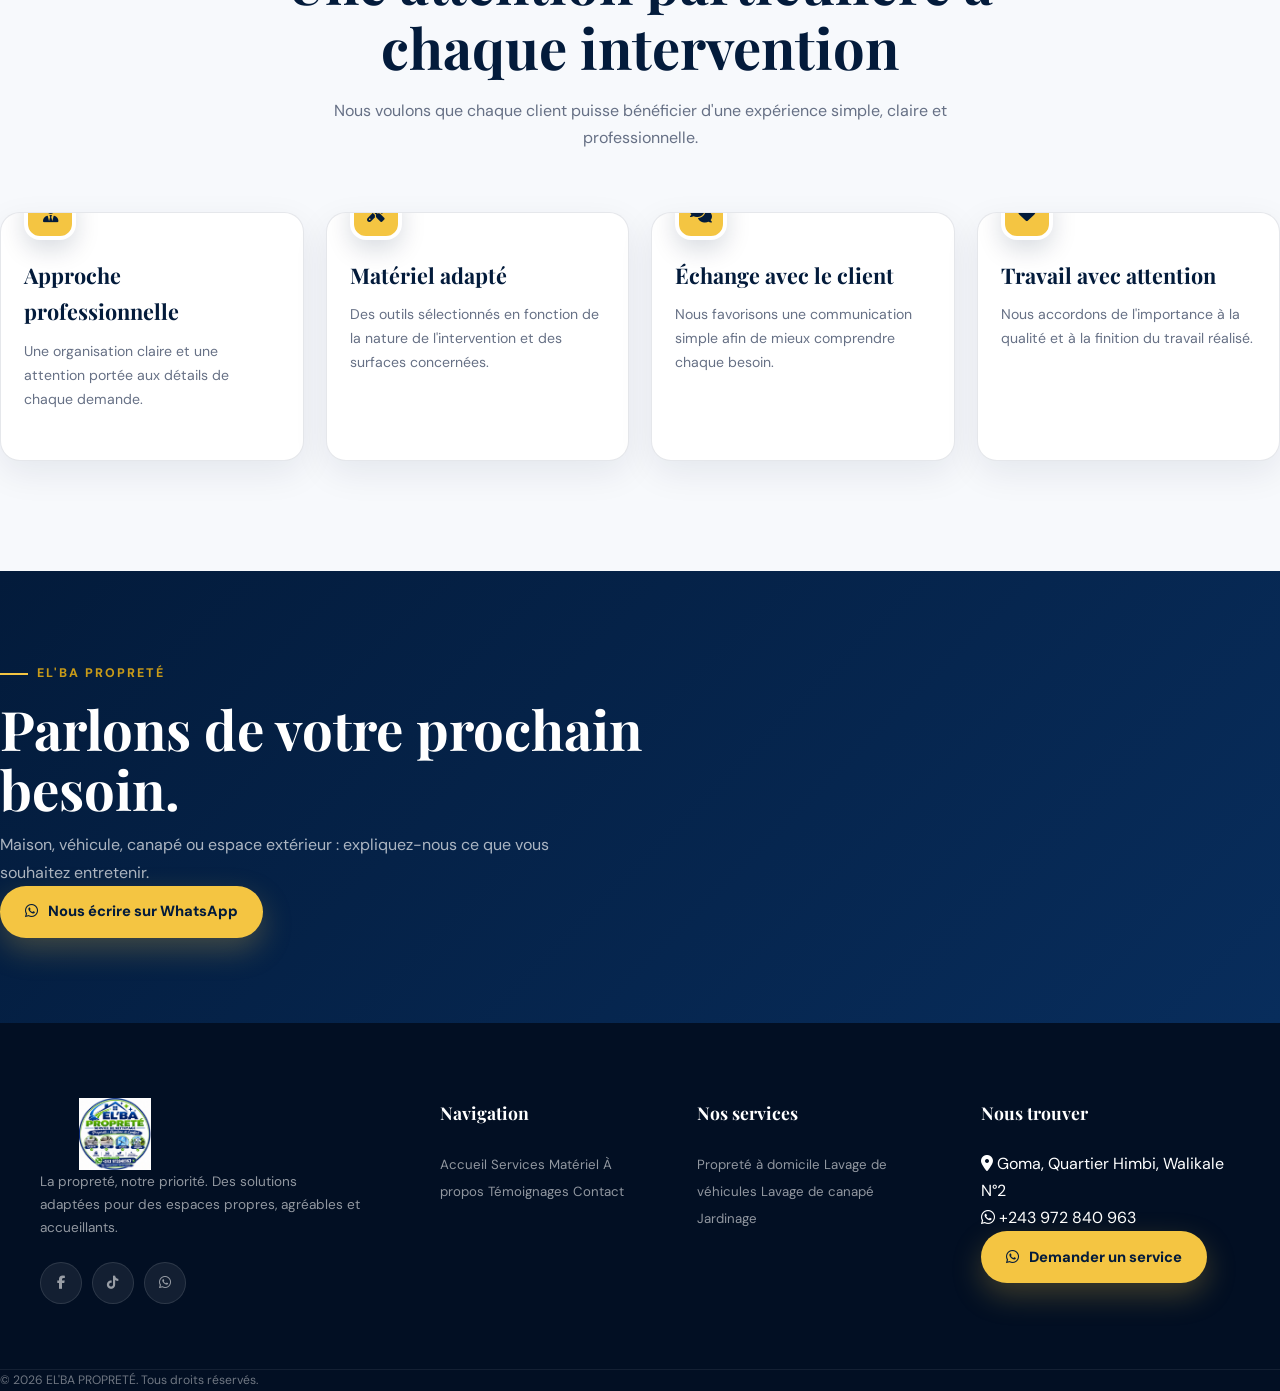
<file: apropos.html>
<!DOCTYPE html>
<html lang="fr">

<head>

    <meta charset="UTF-8">

    <meta name="viewport"
          content="width=device-width, initial-scale=1.0">

    <meta name="description"
          content="Découvrez EL'BA PROPRETÉ, son engagement, sa mission, sa vision et ses valeurs pour offrir des services de nettoyage et d'entretien de qualité à Goma.">

    <meta name="theme-color"
          content="#07152f">

    <title>À propos | EL'BA PROPRETÉ</title>


    <!-- =====================================================
         GOOGLE FONTS
    ====================================================== -->

    <link rel="preconnect"
          href="https://fonts.googleapis.com">

    <link rel="preconnect"
          href="https://fonts.gstatic.com"
          crossorigin>

    <link href="https://fonts.googleapis.com/css2?family=DM+Sans:wght@400;500;600;700;800&family=Playfair+Display:wght@500;600;700&display=swap"
          rel="stylesheet">


    <!-- =====================================================
         FONT AWESOME
    ====================================================== -->

    <link rel="stylesheet"
          href="https://cdnjs.cloudflare.com/ajax/libs/font-awesome/6.5.2/css/all.min.css">


    <!-- =====================================================
         CSS GLOBAL
    ====================================================== -->

    <link rel="stylesheet"
          href="style.css">

</head>


<body>


    <!-- =====================================================
         HEADER
    ====================================================== -->

    <header class="site-header"
            id="siteHeader">

        <div class="container header-container">


            <!-- LOGO -->

            <a href="index.html"
               class="logo logo-image"
               aria-label="EL'BA PROPRETÉ - Accueil">

                <img src="image/logo.jpg"
                     alt="EL'BA PROPRETÉ - La propreté, notre priorité">

            </a>



            <!-- MENU MOBILE -->

            <button class="menu-toggle"
                    id="menuToggle"
                    type="button"
                    aria-label="Ouvrir le menu"
                    aria-expanded="false"
                    aria-controls="mainNav">

                <span></span>
                <span></span>
                <span></span>

            </button>



            <!-- NAVIGATION -->

            <nav class="main-nav"
                 id="mainNav"
                 aria-label="Navigation principale">


                <a href="index.html">
                    Accueil
                </a>


                <a href="services.html">
                    Services
                </a>


                <a href="materiel.html">
                    Matériel
                </a>


                <a href="apropos.html"
                   class="active">
                    À propos
                </a>


                <a href="temoignages.html">
                    Témoignages
                </a>


                <a href="contact.html">
                    Contact
                </a>


                <button type="button"
                        class="btn btn-whatsapp header-whatsapp js-whatsapp-open">

                    <i class="fa-brands fa-whatsapp"></i>

                    Demander un service

                </button>

            </nav>

        </div>

    </header>



    <!-- =====================================================
         MAIN
    ====================================================== -->

    <main>


        <!-- =================================================
             HERO
        ================================================== -->

        <section class="hero hero-page">


            <!-- ARRIÈRE-PLAN -->

            <div class="hero-slider"
                 aria-hidden="true">


                <div class="hero-slide active"
                     style="background-image: url('image/télécharger (5).webp');">
                </div>


                <div class="hero-slide"
                     style="background-image: url('image/OIP (18).webp');">
                </div>


                <div class="hero-slide"
                     style="background-image: url('image/télécharger (3).webp');">
                </div>


                <div class="hero-slide"
                     style="background-image: url('image/télécharger (7).webp');">
                </div>


                <div class="hero-slide"
                     style="background-image: url('image/PELOUSE.webp');">
                </div>

            </div>


            <div class="hero-overlay"></div>

            <div class="hero-glow glow-one"></div>

            <div class="hero-glow glow-two"></div>



            <div class="container hero-container">

                <div class="hero-content">


                    <span class="hero-badge">

                        <i class="fa-solid fa-building"></i>

                        À PROPOS DE NOUS

                    </span>



                    <h1>

                        La propreté,
                        <span>notre priorité.</span>

                    </h1>



                    <p class="hero-description">

                        EL'BA PROPRETÉ accompagne les particuliers
                        et les professionnels dans l'entretien et
                        la propreté de leurs espaces avec sérieux,
                        attention et engagement.

                    </p>



                    <div class="hero-actions">


                        <a href="services.html"
                           class="btn btn-primary">

                            <i class="fa-solid fa-broom"></i>

                            Découvrir nos services

                        </a>


                        <button type="button"
                                class="btn btn-outline js-whatsapp-open">

                            <i class="fa-brands fa-whatsapp"></i>

                            Nous contacter

                        </button>

                    </div>



                    <div class="hero-advantages">


                        <span>

                            <i class="fa-solid fa-check"></i>

                            Sérieux

                        </span>


                        <span>

                            <i class="fa-solid fa-check"></i>

                            Professionnalisme

                        </span>


                        <span>

                            <i class="fa-solid fa-check"></i>

                            Travail soigné

                        </span>

                    </div>

                </div>

            </div>

        </section>



        <!-- =================================================
             QUI SOMMES-NOUS ?
        ================================================== -->

        <section class="section about-preview-section"
                 aria-labelledby="about-title">

            <div class="container">


                <div class="about-preview">


                    <!-- IMAGE -->

                    <div class="about-preview-image">


                        <div class="hero-image-card">

                            <div class="hero-image-wrapper">

                                <img src="image/1689593.jpg"
                                     alt="Équipe ou intervention EL'BA PROPRETÉ"
                                     loading="lazy">

                            </div>


                            <div class="hero-image-caption">

                                <span>

                                    <i class="fa-solid fa-sparkles"></i>

                                    EL'BA PROPRETÉ

                                </span>


                                <strong>
                                    La propreté, notre priorité.
                                </strong>

                            </div>

                        </div>

                    </div>



                    <!-- TEXTE -->

                    <div class="about-preview-content">


                        <span class="section-kicker">
                            QUI SOMMES-NOUS ?
                        </span>


                        <h2 id="about-title">

                            Une entreprise engagée
                            pour des espaces propres.

                        </h2>


                        <p>

                            EL'BA PROPRETÉ propose des solutions
                            de nettoyage et d'entretien destinées
                            à répondre aux besoins de ses clients.

                        </p>


                        <p>

                            Notre approche repose sur l'écoute,
                            la qualité du travail, le respect des
                            espaces confiés et la recherche d'un
                            résultat propre et soigné.

                        </p>


                        <p>

                            Qu'il s'agisse d'une intervention à
                            domicile, du lavage d'un véhicule,
                            du nettoyage d'un canapé ou de
                            l'entretien d'un espace extérieur,
                            nous adaptons notre intervention
                            au besoin présenté.

                        </p>


                        <div class="about-preview-actions">


                            <a href="services.html"
                               class="btn btn-primary">

                                <i class="fa-solid fa-arrow-right"></i>

                                Voir nos services

                            </a>


                            <button type="button"
                                    class="btn btn-outline-dark js-whatsapp-open">

                                <i class="fa-brands fa-whatsapp"></i>

                                Nous écrire

                            </button>

                        </div>

                    </div>

                </div>

            </div>

        </section>



        <!-- =================================================
             MISSION / VISION / ENGAGEMENT
        ================================================== -->

        <section class="section services-section"
                 aria-labelledby="identity-title">

            <div class="container">


                <div class="section-heading">


                    <span class="section-kicker">
                        NOTRE IDENTITÉ
                    </span>


                    <h2 id="identity-title">
                        Ce qui guide EL'BA PROPRETÉ
                    </h2>


                    <p>

                        Notre manière de travailler s'appuie
                        sur des principes simples qui placent
                        la qualité du service et la satisfaction
                        du client au centre de nos priorités.

                    </p>

                </div>



                <div class="services-grid">


                    <!-- MISSION -->

                    <article class="service-card">


                        <div class="service-image">

                            <img src="image/télécharger (5).webp"
                                 alt="Service de nettoyage EL'BA PROPRETÉ"
                                 loading="lazy">

                            <span class="service-icon">

                                <i class="fa-solid fa-bullseye"></i>

                            </span>

                        </div>


                        <div class="service-content">


                            <span class="service-number">
                                01
                            </span>


                            <h3>
                                Notre mission
                            </h3>


                            <p>

                                Proposer des services de nettoyage
                                et d'entretien adaptés aux besoins
                                de nos clients, tout en accordant
                                une attention particulière à la
                                qualité du travail réalisé.

                            </p>


                            <ul class="service-list">


                                <li>

                                    <i class="fa-solid fa-check"></i>

                                    Comprendre le besoin

                                </li>


                                <li>

                                    <i class="fa-solid fa-check"></i>

                                    Adapter l'intervention

                                </li>


                                <li>

                                    <i class="fa-solid fa-check"></i>

                                    Rechercher un résultat soigné

                                </li>

                            </ul>

                        </div>

                    </article>



                    <!-- VISION -->

                    <article class="service-card">


                        <div class="service-image">

                            <img src="image/OIP (18).webp"
                                 alt="Espace propre et entretenu"
                                 loading="lazy">

                            <span class="service-icon">

                                <i class="fa-solid fa-eye"></i>

                            </span>

                        </div>


                        <div class="service-content">


                            <span class="service-number">
                                02
                            </span>


                            <h3>
                                Notre vision
                            </h3>


                            <p>

                                Contribuer à créer des espaces
                                plus propres, agréables et
                                accueillants grâce à des services
                                accessibles et adaptés aux
                                réalités de nos clients.

                            </p>


                            <ul class="service-list">


                                <li>

                                    <i class="fa-solid fa-check"></i>

                                    Qualité de service

                                </li>


                                <li>

                                    <i class="fa-solid fa-check"></i>

                                    Confiance

                                </li>


                                <li>

                                    <i class="fa-solid fa-check"></i>

                                    Satisfaction du client

                                </li>

                            </ul>

                        </div>

                    </article>



                    <!-- ENGAGEMENT -->

                    <article class="service-card">


                        <div class="service-image">

                            <img src="image/télécharger (7).webp"
                                 alt="Nettoyage professionnel"
                                 loading="lazy">

                            <span class="service-icon">

                                <i class="fa-solid fa-handshake"></i>

                            </span>

                        </div>


                        <div class="service-content">


                            <span class="service-number">
                                03
                            </span>


                            <h3>
                                Notre engagement
                            </h3>


                            <p>

                                Nous nous engageons à travailler
                                avec sérieux, respect et attention
                                afin de préserver les espaces qui
                                nous sont confiés.

                            </p>


                            <ul class="service-list">


                                <li>

                                    <i class="fa-solid fa-check"></i>

                                    Respect des biens

                                </li>


                                <li>

                                    <i class="fa-solid fa-check"></i>

                                    Travail attentif

                                </li>


                                <li>

                                    <i class="fa-solid fa-check"></i>

                                    Communication avec le client

                                </li>

                            </ul>

                        </div>

                    </article>

                </div>

            </div>

        </section>



        <!-- =================================================
             NOS VALEURS
        ================================================== -->

        <section class="section how-section"
                 aria-labelledby="values-title">

            <div class="container">


                <div class="section-heading">


                    <span class="section-kicker">
                        NOS VALEURS
                    </span>


                    <h2 id="values-title">
                        Des valeurs au cœur de notre travail
                    </h2>


                    <p>

                        La qualité d'un service ne repose pas
                        uniquement sur le matériel utilisé.
                        Elle repose également sur la manière
                        dont le travail est réalisé.

                    </p>

                </div>



                <div class="steps-grid">


                    <!-- VALEUR 1 -->

                    <div class="step-card">


                        <span class="step-number">
                            01
                        </span>


                        <i class="fa-solid fa-shield-halved"></i>


                        <h3>
                            Respect
                        </h3>


                        <p>

                            Nous respectons les espaces,
                            les biens et les consignes
                            communiquées par nos clients.

                        </p>

                    </div>



                    <!-- VALEUR 2 -->

                    <div class="step-card">


                        <span class="step-number">
                            02
                        </span>


                        <i class="fa-solid fa-medal"></i>


                        <h3>
                            Qualité
                        </h3>


                        <p>

                            Nous cherchons à réaliser chaque
                            intervention avec attention et
                            souci du détail.

                        </p>

                    </div>



                    <!-- VALEUR 3 -->

                    <div class="step-card">


                        <span class="step-number">
                            03
                        </span>


                        <i class="fa-solid fa-user-check"></i>


                        <h3>
                            Fiabilité
                        </h3>


                        <p>

                            Nous accordons de l'importance
                            à une communication claire et
                            à une relation de confiance.

                        </p>

                    </div>



                    <!-- VALEUR 4 -->

                    <div class="step-card">


                        <span class="step-number">
                            04
                        </span>


                        <i class="fa-solid fa-sparkles"></i>


                        <h3>
                            Propreté
                        </h3>


                        <p>

                            Notre objectif est de contribuer
                            à rendre les espaces plus propres,
                            agréables et accueillants.

                        </p>

                    </div>

                </div>

            </div>

        </section>



        <!-- =================================================
             NOTRE APPROCHE
        ================================================== -->

        <section class="section equipment-section"
                 aria-labelledby="approach-title">

            <div class="container equipment-container">


                <!-- IMAGE -->

                <div class="equipment-visual">


                    <div class="equipment-image-card">


                        <img src="image/OIP (17).webp"
                             alt="Matériel de nettoyage utilisé par EL'BA PROPRETÉ"
                             loading="lazy">

                    </div>

                </div>



                <!-- TEXTE -->

                <div class="equipment-content">


                    <span class="section-kicker">
                        NOTRE APPROCHE
                    </span>


                    <h2 id="approach-title">
                        Une intervention organisée autour de votre besoin
                    </h2>


                    <p>

                        Avant chaque prestation, nous cherchons
                        à comprendre ce qui doit être réalisé
                        afin de proposer une intervention
                        cohérente avec la demande.

                    </p>



                    <div class="equipment-points">


                        <!-- POINT 1 -->

                        <div class="equipment-point">


                            <span>

                                <i class="fa-solid fa-comments"></i>

                            </span>


                            <div>

                                <h3>
                                    Écouter
                                </h3>


                                <p>

                                    Comprendre votre demande,
                                    vos attentes et les particularités
                                    de l'espace à entretenir.

                                </p>

                            </div>

                        </div>



                        <!-- POINT 2 -->

                        <div class="equipment-point">


                            <span>

                                <i class="fa-solid fa-list-check"></i>

                            </span>


                            <div>

                                <h3>
                                    Organiser
                                </h3>


                                <p>

                                    Déterminer les étapes et
                                    les outils nécessaires pour
                                    l'intervention.

                                </p>

                            </div>

                        </div>



                        <!-- POINT 3 -->

                        <div class="equipment-point">


                            <span>

                                <i class="fa-solid fa-broom"></i>

                            </span>


                            <div>

                                <h3>
                                    Intervenir
                                </h3>


                                <p>

                                    Réaliser le nettoyage ou
                                    l'entretien avec attention
                                    et méthode.

                                </p>

                            </div>

                        </div>



                        <!-- POINT 4 -->

                        <div class="equipment-point">


                            <span>

                                <i class="fa-solid fa-circle-check"></i>

                            </span>


                            <div>

                                <h3>
                                    Vérifier
                                </h3>


                                <p>

                                    Contrôler le travail effectué
                                    et veiller à une finition
                                    satisfaisante.

                                </p>

                            </div>

                        </div>

                    </div>


                    <a href="contact.html"
                       class="btn btn-primary">

                        <i class="fa-solid fa-envelope"></i>

                        Nous contacter

                    </a>

                </div>

            </div>

        </section>



        <!-- =================================================
             POURQUOI EL'BA
        ================================================== -->

        <section class="section services-section"
                 aria-labelledby="why-title">

            <div class="container">


                <div class="section-heading">


                    <span class="section-kicker">
                        POURQUOI NOUS ?
                    </span>


                    <h2 id="why-title">
                        Une attention particulière à chaque intervention
                    </h2>


                    <p>

                        Nous voulons que chaque client puisse
                        bénéficier d'une expérience simple,
                        claire et professionnelle.

                    </p>

                </div>



                <div class="services-grid">


                    <!-- CARD 1 -->

                    <article class="service-card">


                        <div class="service-content">


                            <span class="service-icon">

                                <i class="fa-solid fa-user-tie"></i>

                            </span>


                            <h3>
                                Approche professionnelle
                            </h3>


                            <p>

                                Une organisation claire et une
                                attention portée aux détails
                                de chaque demande.

                            </p>

                        </div>

                    </article>



                    <!-- CARD 2 -->

                    <article class="service-card">


                        <div class="service-content">


                            <span class="service-icon">

                                <i class="fa-solid fa-screwdriver-wrench"></i>

                            </span>


                            <h3>
                                Matériel adapté
                            </h3>


                            <p>

                                Des outils sélectionnés en fonction
                                de la nature de l'intervention
                                et des surfaces concernées.

                            </p>

                        </div>

                    </article>



                    <!-- CARD 3 -->

                    <article class="service-card">


                        <div class="service-content">


                            <span class="service-icon">

                                <i class="fa-solid fa-comments"></i>

                            </span>


                            <h3>
                                Échange avec le client
                            </h3>


                            <p>

                                Nous favorisons une communication
                                simple afin de mieux comprendre
                                chaque besoin.

                            </p>

                        </div>

                    </article>



                    <!-- CARD 4 -->

                    <article class="service-card">


                        <div class="service-content">


                            <span class="service-icon">

                                <i class="fa-solid fa-heart"></i>

                            </span>


                            <h3>
                                Travail avec attention
                            </h3>


                            <p>

                                Nous accordons de l'importance
                                à la qualité et à la finition
                                du travail réalisé.

                            </p>

                        </div>

                    </article>

                </div>

            </div>

        </section>



        <!-- =================================================
             CTA FINAL
        ================================================== -->

        <section class="cta-section">


            <div class="container">


                <div class="cta-content">


                    <div>


                        <span class="section-kicker">
                            EL'BA PROPRETÉ
                        </span>


                        <h2>
                            Parlons de votre prochain besoin.
                        </h2>


                        <p>

                            Maison, véhicule, canapé ou espace
                            extérieur : expliquez-nous ce que
                            vous souhaitez entretenir.

                        </p>

                    </div>



                    <button type="button"
                            class="btn btn-primary js-whatsapp-open">

                        <i class="fa-brands fa-whatsapp"></i>

                        Nous écrire sur WhatsApp

                    </button>

                </div>

            </div>

        </section>

    </main>



    <!-- =====================================================
         FOOTER
    ====================================================== -->

    <footer class="site-footer">


        <div class="container footer-container">


            <!-- COLONNE 1 -->

            <div class="footer-column footer-brand">


                <a href="index.html"
                   class="logo logo-image">

                    <img src="image/logo.jpg"
                         alt="EL'BA PROPRETÉ">

                </a>


                <p>

                    La propreté, notre priorité.
                    Des solutions adaptées pour des espaces
                    propres, agréables et accueillants.

                </p>


                <div class="footer-social">


                    <a href="https://www.facebook.com/profile.php?id=61594639333757"
                       target="_blank"
                       rel="noopener noreferrer"
                       aria-label="Facebook">

                        <i class="fa-brands fa-facebook-f"></i>

                    </a>



                    <a href="https://tiktok.com/@elba.propret.goma"
                       target="_blank"
                       rel="noopener noreferrer"
                       aria-label="TikTok">

                        <i class="fa-brands fa-tiktok"></i>

                    </a>



                    <a href="https://wa.me/243972840963"
                       target="_blank"
                       rel="noopener noreferrer"
                       aria-label="WhatsApp">

                        <i class="fa-brands fa-whatsapp"></i>

                    </a>

                </div>

            </div>



            <!-- COLONNE 2 -->

            <div class="footer-column">


                <h3>
                    Navigation
                </h3>


                <a href="index.html">
                    Accueil
                </a>


                <a href="services.html">
                    Services
                </a>


                <a href="materiel.html">
                    Matériel
                </a>


                <a href="apropos.html">
                    À propos
                </a>


                <a href="temoignages.html">
                    Témoignages
                </a>


                <a href="contact.html">
                    Contact
                </a>

            </div>



            <!-- COLONNE 3 -->

            <div class="footer-column">


                <h3>
                    Nos services
                </h3>


                <a href="services.html">
                    Propreté à domicile
                </a>


                <a href="services.html">
                    Lavage de véhicules
                </a>


                <a href="services.html">
                    Lavage de canapé
                </a>


                <a href="services.html">
                    Jardinage
                </a>

            </div>



            <!-- COLONNE 4 -->

            <div class="footer-column footer-contact">


                <h3>
                    Nous trouver
                </h3>


                <p>

                    <i class="fa-solid fa-location-dot"></i>

                    Goma, Quartier Himbi,
                    Walikale N°2

                </p>


                <p>

                    <i class="fa-brands fa-whatsapp"></i>

                    +243 972 840 963

                </p>


                <button type="button"
                        class="btn btn-primary js-whatsapp-open">

                    <i class="fa-brands fa-whatsapp"></i>

                    Demander un service

                </button>

            </div>

        </div>



        <!-- COPYRIGHT -->

        <div class="footer-bottom">

            <div class="container">

                <p>

                    © <span id="currentYear"></span>
                    EL'BA PROPRETÉ.
                    Tous droits réservés.

                </p>

            </div>

        </div>

    </footer>



    <!-- =====================================================
         WHATSAPP FLOTTANT
    ====================================================== -->

    <button type="button"
            class="floating-whatsapp js-whatsapp-open"
            aria-label="Contacter EL'BA PROPRETÉ sur WhatsApp">

        <i class="fa-brands fa-whatsapp"></i>

    </button>



    <!-- =====================================================
         MODAL WHATSAPP
    ====================================================== -->

    <div class="whatsapp-modal"
         id="whatsappModal"
         aria-hidden="true">


        <div class="whatsapp-modal-overlay"
             data-whatsapp-close>
        </div>



        <div class="whatsapp-modal-box"
             role="dialog"
             aria-modal="true"
             aria-labelledby="whatsappModalTitle">


            <!-- HEADER -->

            <div class="whatsapp-modal-header">


                <div>


                    <span class="modal-icon">

                        <i class="fa-brands fa-whatsapp"></i>

                    </span>


                    <div>

                        <h2 id="whatsappModalTitle">
                            Contactez EL'BA PROPRETÉ
                        </h2>


                        <p>
                            Préparez votre demande de service.
                        </p>

                    </div>

                </div>



                <button type="button"
                        class="whatsapp-modal-close"
                        id="whatsappModalClose"
                        aria-label="Fermer">

                    <i class="fa-solid fa-xmark"></i>

                </button>

            </div>



            <!-- FORMULAIRE -->

            <form id="whatsappForm"
                  class="whatsapp-form">


                <div class="whatsapp-welcome">

                    <strong>

                        Bonjour, bienvenue chez
                        EL'BA PROPRETÉ 👋

                    </strong>


                    <p>

                        À quoi pouvons-nous vous aider
                        s'il vous plaît ?

                    </p>

                </div>



                <!-- NOM -->

                <div class="form-group">

                    <label for="waNom">

                        Nom
                        <span>*</span>

                    </label>


                    <input type="text"
                           id="waNom"
                           name="nom"
                           placeholder="Votre nom"
                           autocomplete="name"
                           required>

                </div>



                <!-- TELEPHONE -->

                <div class="form-group">

                    <label for="waTelephone">

                        Téléphone
                        <span>*</span>

                    </label>


                    <input type="tel"
                           id="waTelephone"
                           name="telephone"
                           placeholder="Votre numéro de téléphone"
                           autocomplete="tel"
                           required>

                </div>



                <!-- SERVICE -->

                <div class="form-group">

                    <label for="waService">

                        Service souhaité
                        <span>*</span>

                    </label>


                    <select id="waService"
                            name="service"
                            required>


                        <option value="">
                            Sélectionnez un service
                        </option>


                        <option value="Propreté à domicile">
                            Propreté à domicile
                        </option>


                        <option value="Lavage de véhicule">
                            Lavage de véhicule
                        </option>


                        <option value="Lavage de canapé">
                            Lavage de canapé
                        </option>


                        <option value="Jardinage">
                            Jardinage
                        </option>


                        <option value="Autre demande">
                            Autre demande
                        </option>

                    </select>

                </div>



                <!-- ADRESSE -->

                <div class="form-group">

                    <label for="waAdresse">

                        Adresse / Quartier
                        <span>*</span>

                    </label>


                    <input type="text"
                           id="waAdresse"
                           name="adresse"
                           placeholder="Ex. Himbi, Goma"
                           autocomplete="street-address"
                           required>

                </div>



                <!-- DATE -->

                <div class="form-group">

                    <label for="waDate">
                        Date souhaitée
                    </label>


                    <input type="date"
                           id="waDate"
                           name="date">

                </div>



                <!-- MESSAGE -->

                <div class="form-group">

                    <label for="waMessage">

                        Votre demande
                        <span>*</span>

                    </label>


                    <textarea id="waMessage"
                              name="message"
                              rows="4"
                              placeholder="Décrivez-nous votre besoin..."
                              required></textarea>

                </div>



                <!-- BOUTON -->

                <button type="submit"
                        class="btn btn-primary whatsapp-submit">

                    <i class="fa-brands fa-whatsapp"></i>

                    Envoyer ma demande sur WhatsApp

                </button>



                <p class="form-note">

                    <i class="fa-solid fa-lock"></i>

                    Votre demande sera préparée puis
                    envoyée directement sur WhatsApp.

                </p>

            </form>

        </div>

    </div>



    <!-- =====================================================
         JAVASCRIPT GLOBAL
    ====================================================== -->

    <script src="script.js"></script>

</body>

</html>
</file>
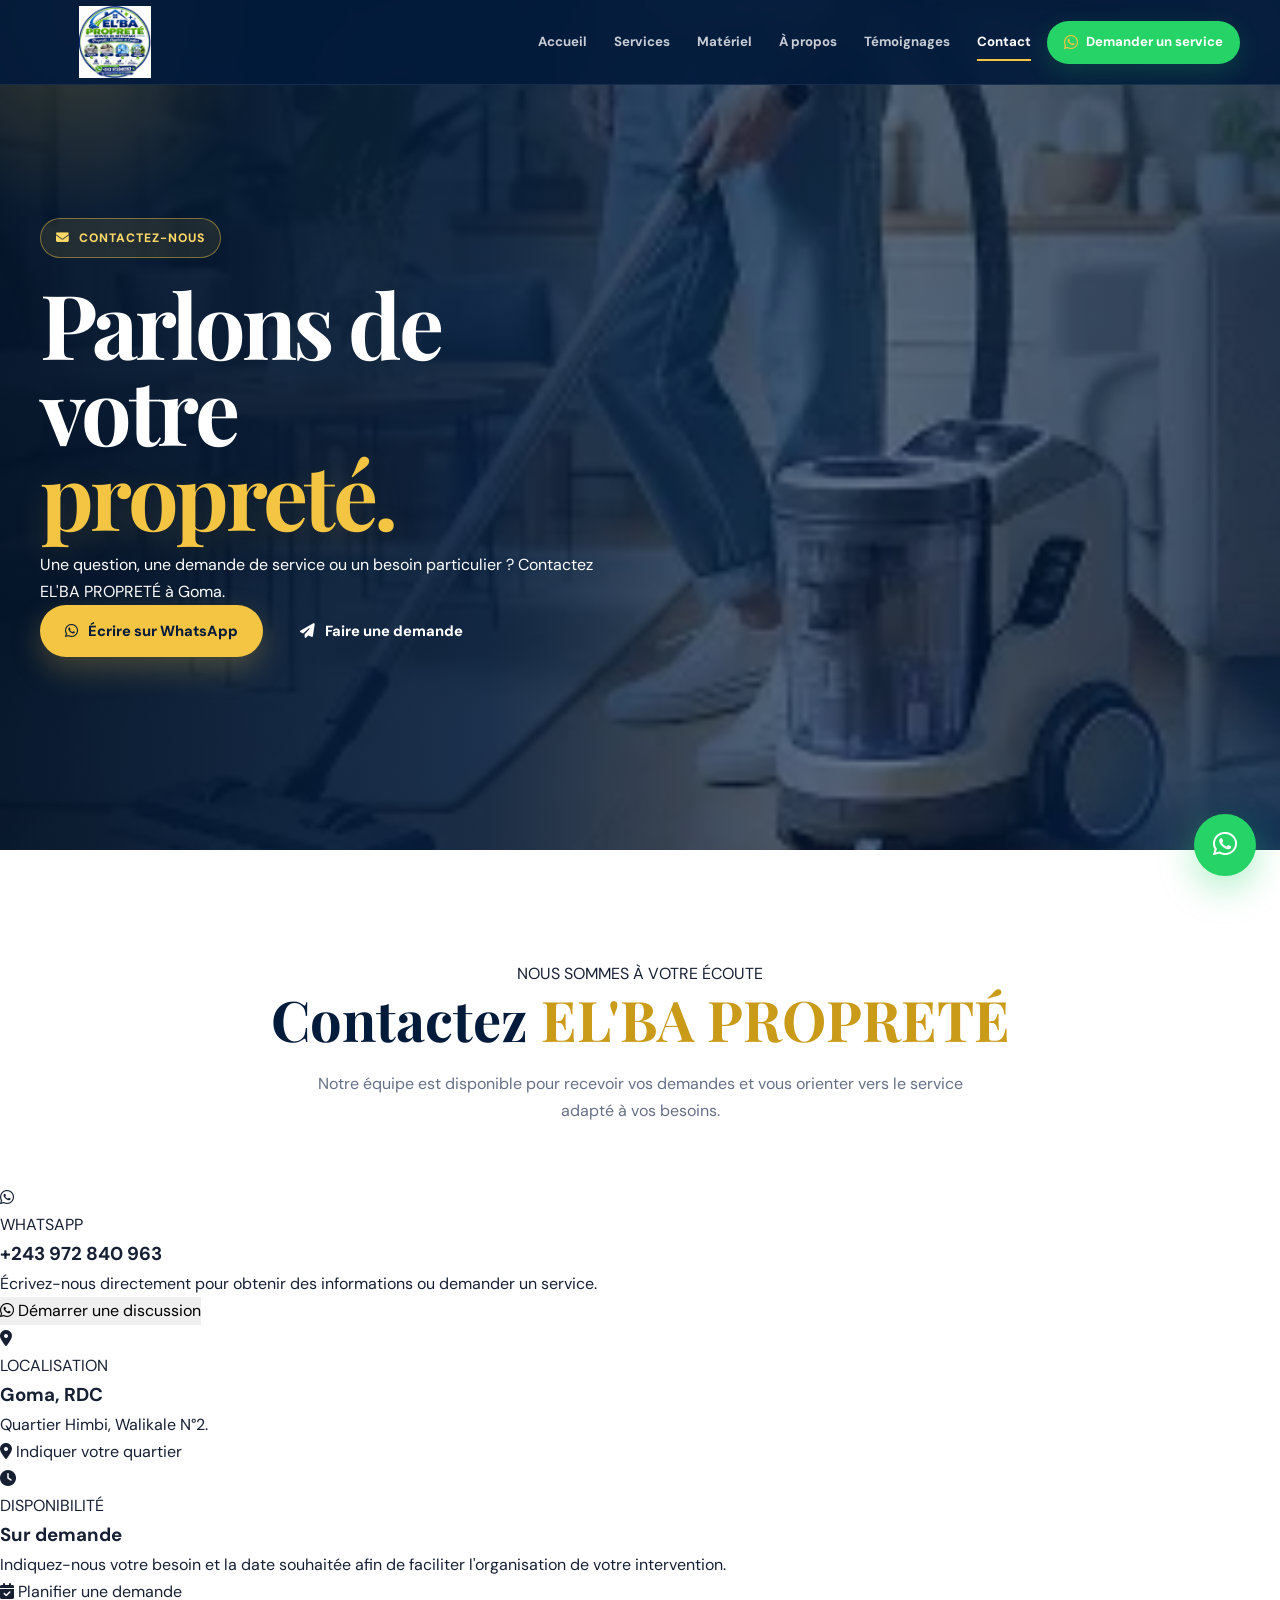
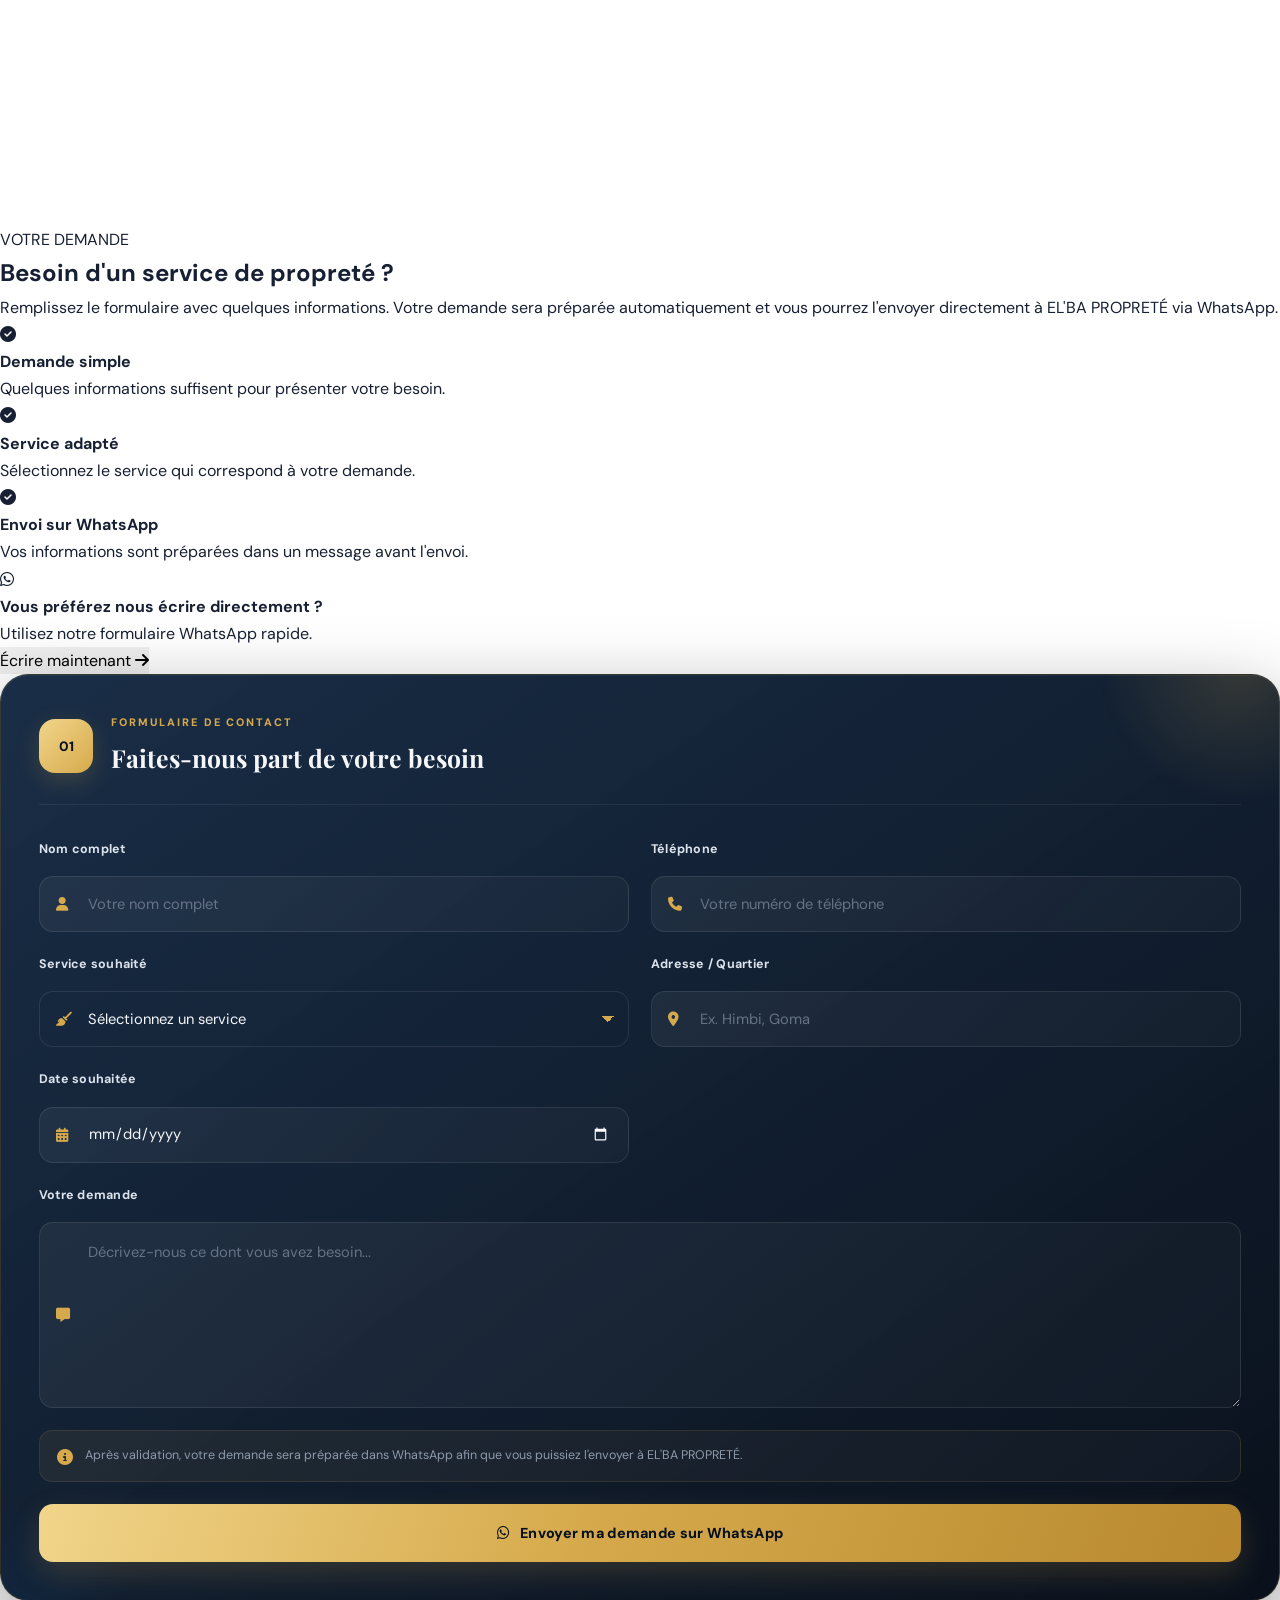
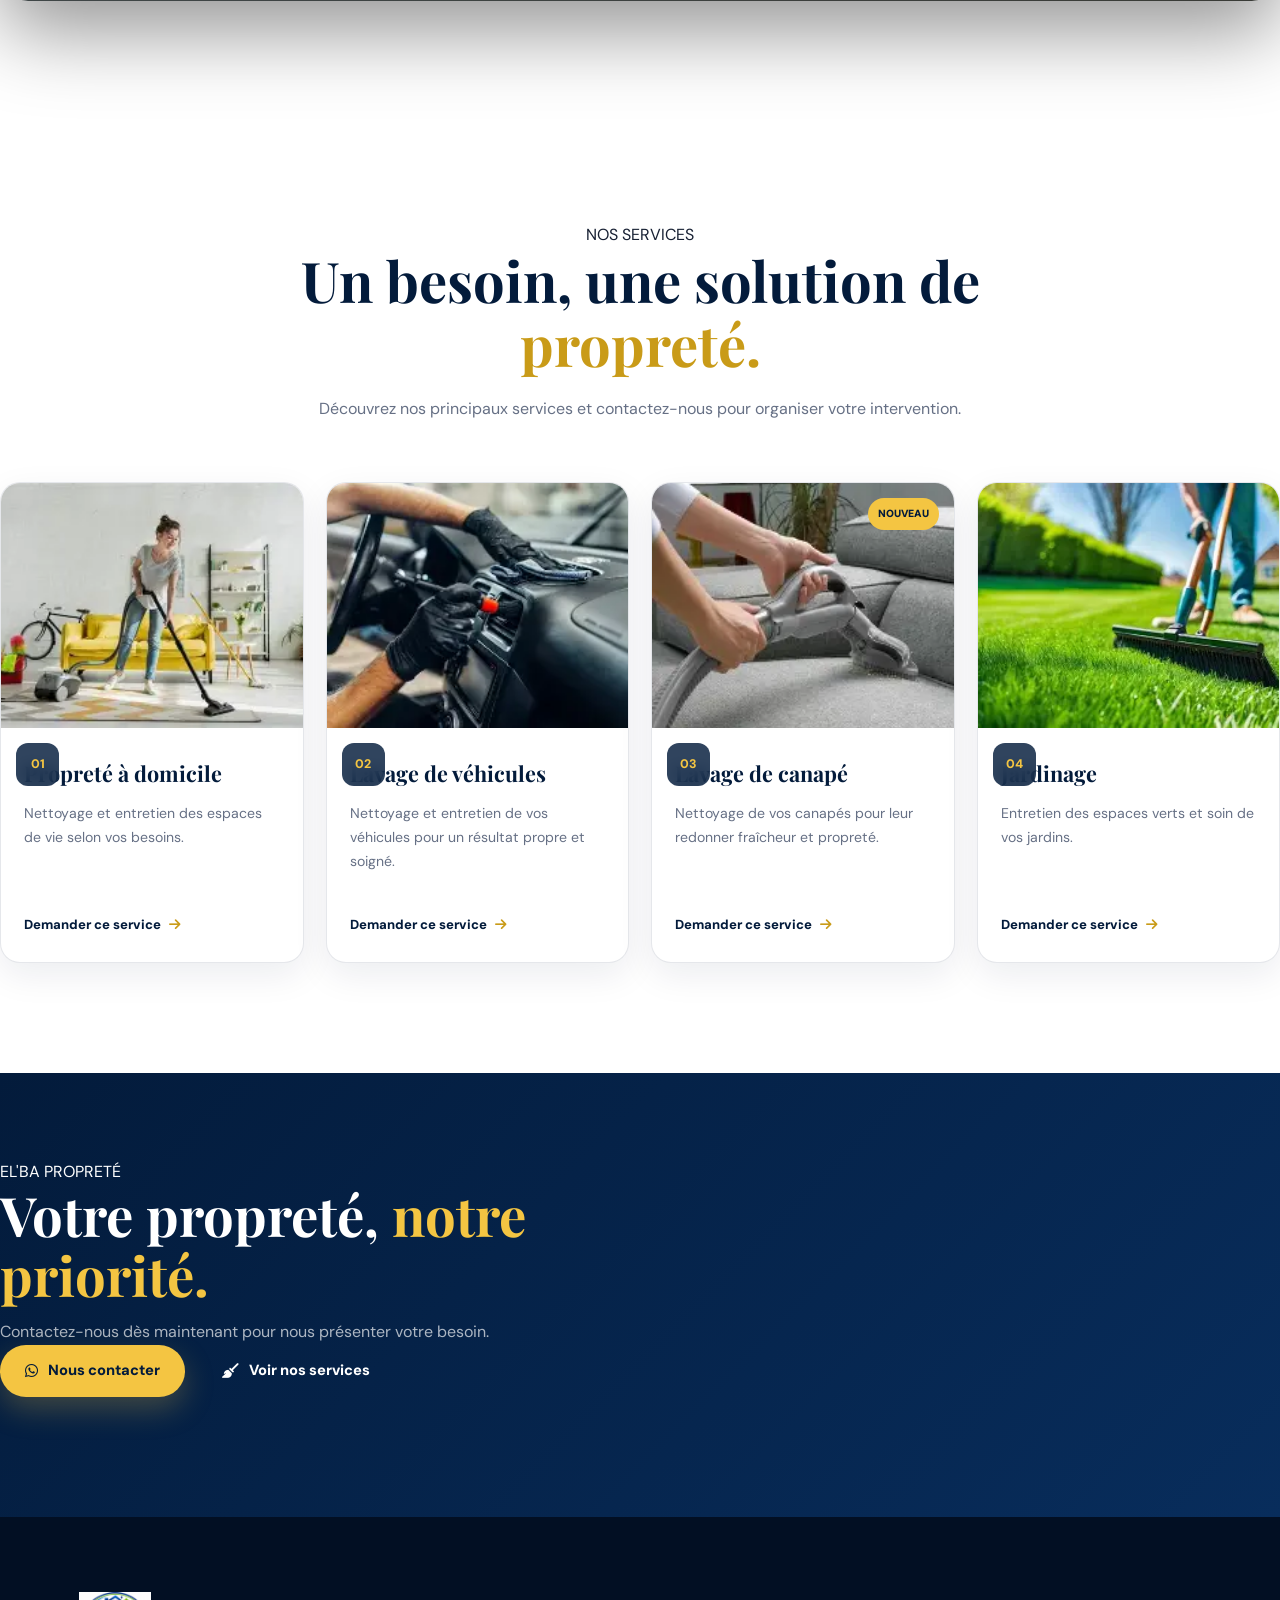
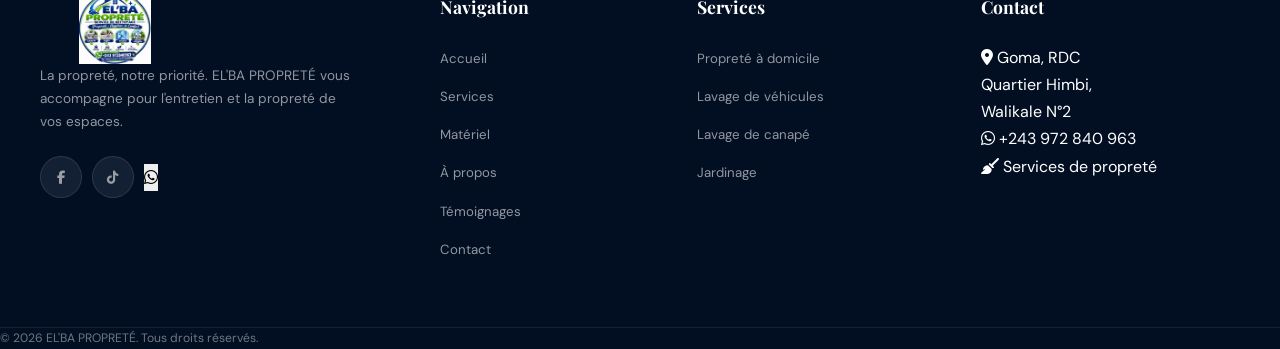
<file: contact.html>
<!DOCTYPE html>
<html lang="fr">

<head>
    <meta charset="UTF-8">

    <meta name="viewport"
          content="width=device-width, initial-scale=1.0">

    <meta name="description"
          content="Contactez EL'BA PROPRETÉ à Goma pour vos besoins de propreté à domicile, lavage de véhicules, lavage de canapé et jardinage.">

    <meta name="theme-color"
          content="#07152f">

    <title>Contact | EL'BA PROPRETÉ</title>

    <!-- Google Fonts -->
    <link rel="preconnect" href="https://fonts.googleapis.com">
    <link rel="preconnect" href="https://fonts.gstatic.com" crossorigin>

    <link href="https://fonts.googleapis.com/css2?family=DM+Sans:wght@400;500;600;700;800&family=Playfair+Display:wght@500;600;700&display=swap"
          rel="stylesheet">

    <!-- Font Awesome -->
    <link rel="stylesheet"
          href="https://cdnjs.cloudflare.com/ajax/libs/font-awesome/6.5.2/css/all.min.css">

    <!-- CSS global -->
    <link rel="stylesheet"
          href="style.css">
</head>

<body>

    <!-- =====================================================
         HEADER
    ====================================================== -->

    <header class="site-header"
            id="siteHeader">

        <div class="container header-container">

            <!-- LOGO -->
            <a href="index.html"
               class="logo logo-image"
               aria-label="EL'BA PROPRETÉ - Accueil">

                <img src="image/logo.jpg"
                     alt="EL'BA PROPRETÉ - La propreté, notre priorité">
            </a>


            <!-- MENU MOBILE -->
            <button class="menu-toggle"
                    id="menuToggle"
                    type="button"
                    aria-label="Ouvrir le menu"
                    aria-controls="mainNav"
                    aria-expanded="false">

                <span></span>
                <span></span>
                <span></span>

            </button>


            <!-- NAVIGATION -->
            <nav class="main-nav"
                 id="mainNav"
                 aria-label="Navigation principale">

                <a href="index.html">
                    Accueil
                </a>

                <a href="services.html">
                    Services
                </a>

                <a href="materiel.html">
                    Matériel
                </a>

                <a href="apropos.html">
                    À propos
                </a>

                <a href="temoignages.html">
                    Témoignages
                </a>

                <a href="contact.html"
                   class="active"
                   aria-current="page">
                    Contact
                </a>

                <button class="header-whatsapp js-whatsapp-open"
                        type="button">

                    <i class="fab fa-whatsapp"></i>

                    Demander un service

                </button>

            </nav>

        </div>

    </header>



    <!-- =====================================================
         HERO CONTACT
    ====================================================== -->

    <main>

        <section class="hero"
                 aria-label="Contact EL'BA PROPRETÉ">

            <!-- SLIDER BACKGROUND -->

            <div class="hero-slider"
                 aria-hidden="true">

                <div class="hero-slide active"
                     style="background-image: url('image/télécharger (5).webp');">
                </div>

                <div class="hero-slide"
                     style="background-image: url('image/OIP (18).webp');">
                </div>

                <div class="hero-slide"
                     style="background-image: url('image/télécharger (3).webp');">
                </div>

                <div class="hero-slide"
                     style="background-image: url('image/PELOUSE.webp');">
                </div>

            </div>


            <!-- OVERLAY -->

            <div class="hero-overlay"></div>

            <div class="hero-glow glow-one"></div>

            <div class="hero-glow glow-two"></div>


            <!-- CONTENU -->

            <div class="container hero-container">

                <div class="hero-content">

                    <span class="hero-badge">
                        <i class="fas fa-envelope"></i>
                        CONTACTEZ-NOUS
                    </span>

                    <h1>
                        Parlons de votre
                        <span>propreté.</span>
                    </h1>

                    <p>
                        Une question, une demande de service ou un besoin
                        particulier ? Contactez EL'BA PROPRETÉ à Goma.
                    </p>

                    <div class="hero-actions">

                        <button class="btn btn-primary js-whatsapp-open"
                                type="button">

                            <i class="fab fa-whatsapp"></i>

                            Écrire sur WhatsApp

                        </button>

                        <a href="#contact-form"
                           class="btn btn-secondary">

                            <i class="fas fa-paper-plane"></i>

                            Faire une demande

                        </a>

                    </div>

                </div>

            </div>

        </section>



        <!-- =====================================================
             INFORMATIONS CONTACT
        ====================================================== -->

        <section class="section contact-info-section">

            <div class="container">

                <div class="section-heading">

                    <span class="section-eyebrow">
                        NOUS SOMMES À VOTRE ÉCOUTE
                    </span>

                    <h2>
                        Contactez <span>EL'BA PROPRETÉ</span>
                    </h2>

                    <p>
                        Notre équipe est disponible pour recevoir vos
                        demandes et vous orienter vers le service adapté
                        à vos besoins.
                    </p>

                </div>


                <div class="contact-info-grid">


                    <!-- WHATSAPP -->

                    <article class="contact-info-card">

                        <div class="contact-icon">
                            <i class="fab fa-whatsapp"></i>
                        </div>

                        <div>

                            <span>
                                WHATSAPP
                            </span>

                            <h3>
                                +243 972 840 963
                            </h3>

                            <p>
                                Écrivez-nous directement pour obtenir
                                des informations ou demander un service.
                            </p>

                            <button class="contact-link js-whatsapp-open"
                                    type="button">

                                <i class="fab fa-whatsapp"></i>

                                Démarrer une discussion

                            </button>

                        </div>

                    </article>



                    <!-- LOCALISATION -->

                    <article class="contact-info-card">

                        <div class="contact-icon">
                            <i class="fas fa-location-dot"></i>
                        </div>

                        <div>

                            <span>
                                LOCALISATION
                            </span>

                            <h3>
                                Goma, RDC
                            </h3>

                            <p>
                                Quartier Himbi,
                                Walikale N°2.
                            </p>

                            <a href="#contact-form"
                               class="contact-link">

                                <i class="fas fa-location-dot"></i>

                                Indiquer votre quartier

                            </a>

                        </div>

                    </article>



                    <!-- DISPONIBILITÉ -->

                    <article class="contact-info-card">

                        <div class="contact-icon">
                            <i class="fas fa-clock"></i>
                        </div>

                        <div>

                            <span>
                                DISPONIBILITÉ
                            </span>

                            <h3>
                                Sur demande
                            </h3>

                            <p>
                                Indiquez-nous votre besoin et la date
                                souhaitée afin de faciliter l'organisation
                                de votre intervention.
                            </p>

                            <a href="#contact-form"
                               class="contact-link">

                                <i class="fas fa-calendar-check"></i>

                                Planifier une demande

                            </a>

                        </div>

                    </article>


                </div>

            </div>

        </section>



        <!-- =====================================================
             FORMULAIRE
        ====================================================== -->

        <section class="section contact-main-section"
                 id="contact-form">

            <div class="container contact-main-grid">


                <!-- TEXTE -->

                <div class="contact-intro">

                    <span class="section-eyebrow">
                        VOTRE DEMANDE
                    </span>

                    <h2>
                        Besoin d'un service de
                        <span>propreté ?</span>
                    </h2>

                    <p>
                        Remplissez le formulaire avec quelques informations.
                        Votre demande sera préparée automatiquement et vous
                        pourrez l'envoyer directement à EL'BA PROPRETÉ
                        via WhatsApp.
                    </p>


                    <div class="contact-benefits">

                        <div class="contact-benefit">

                            <i class="fas fa-check-circle"></i>

                            <div>
                                <strong>
                                    Demande simple
                                </strong>

                                <p>
                                    Quelques informations suffisent
                                    pour présenter votre besoin.
                                </p>
                            </div>

                        </div>


                        <div class="contact-benefit">

                            <i class="fas fa-check-circle"></i>

                            <div>
                                <strong>
                                    Service adapté
                                </strong>

                                <p>
                                    Sélectionnez le service qui correspond
                                    à votre demande.
                                </p>
                            </div>

                        </div>


                        <div class="contact-benefit">

                            <i class="fas fa-check-circle"></i>

                            <div>
                                <strong>
                                    Envoi sur WhatsApp
                                </strong>

                                <p>
                                    Vos informations sont préparées dans
                                    un message avant l'envoi.
                                </p>
                            </div>

                        </div>

                    </div>


                    <div class="contact-direct-box">

                        <div class="contact-direct-icon">
                            <i class="fab fa-whatsapp"></i>
                        </div>

                        <div>

                            <strong>
                                Vous préférez nous écrire directement ?
                            </strong>

                            <p>
                                Utilisez notre formulaire WhatsApp rapide.
                            </p>

                            <button class="contact-link js-whatsapp-open"
                                    type="button">

                                Écrire maintenant
                                <i class="fas fa-arrow-right"></i>

                            </button>

                        </div>

                    </div>

                </div>



                <!-- FORMULAIRE -->

                <div class="contact-form-wrapper">

                    <div class="form-header">

                        <span class="form-number">
                            01
                        </span>

                        <div>

                            <span>
                                FORMULAIRE DE CONTACT
                            </span>

                            <h3>
                                Faites-nous part de votre besoin
                            </h3>

                        </div>

                    </div>


                    <form id="contactRequestForm"
                          class="contact-form"
                          aria-label="Formulaire de demande de service">


                        <!-- NOM -->

                        <div class="form-group">

                            <label for="contactNom">
                                Nom complet
                            </label>

                            <div class="input-wrapper">

                                <i class="fas fa-user"></i>

                                <input type="text"
                                       id="contactNom"
                                       name="nom"
                                       placeholder="Votre nom complet"
                                       autocomplete="name"
                                       required>

                            </div>

                        </div>



                        <!-- TELEPHONE -->

                        <div class="form-group">

                            <label for="contactTelephone">
                                Téléphone
                            </label>

                            <div class="input-wrapper">

                                <i class="fas fa-phone"></i>

                                <input type="tel"
                                       id="contactTelephone"
                                       name="telephone"
                                       placeholder="Votre numéro de téléphone"
                                       autocomplete="tel"
                                       required>

                            </div>

                        </div>



                        <!-- SERVICE -->

                        <div class="form-group">

                            <label for="contactService">
                                Service souhaité
                            </label>

                            <div class="input-wrapper">

                                <i class="fas fa-broom"></i>

                                <select id="contactService"
                                        name="service"
                                        required>

                                    <option value="">
                                        Sélectionnez un service
                                    </option>

                                    <option value="Propreté à domicile">
                                        Propreté à domicile
                                    </option>

                                    <option value="Lavage de véhicule">
                                        Lavage de véhicule
                                    </option>

                                    <option value="Lavage de canapé">
                                        Lavage de canapé
                                    </option>

                                    <option value="Jardinage">
                                        Jardinage
                                    </option>

                                    <option value="Autre demande">
                                        Autre demande
                                    </option>

                                </select>

                            </div>

                        </div>



                        <!-- ADRESSE -->

                        <div class="form-group">

                            <label for="contactAdresse">
                                Adresse / Quartier
                            </label>

                            <div class="input-wrapper">

                                <i class="fas fa-location-dot"></i>

                                <input type="text"
                                       id="contactAdresse"
                                       name="adresse"
                                       placeholder="Ex. Himbi, Goma"
                                       autocomplete="street-address"
                                       required>

                            </div>

                        </div>



                        <!-- DATE -->

                        <div class="form-group">

                            <label for="contactDate">
                                Date souhaitée
                            </label>

                            <div class="input-wrapper">

                                <i class="fas fa-calendar-days"></i>

                                <input type="date"
                                       id="contactDate"
                                       name="date"
                                       required>

                            </div>

                        </div>



                        <!-- MESSAGE -->

                        <div class="form-group form-group-full">

                            <label for="contactMessage">
                                Votre demande
                            </label>

                            <div class="input-wrapper textarea-wrapper">

                                <i class="fas fa-message"></i>

                                <textarea id="contactMessage"
                                          name="message"
                                          rows="6"
                                          placeholder="Décrivez-nous ce dont vous avez besoin..."
                                          required></textarea>

                            </div>

                        </div>



                        <!-- NOTE -->

                        <div class="form-note">

                            <i class="fas fa-circle-info"></i>

                            <p>
                                Après validation, votre demande sera
                                préparée dans WhatsApp afin que vous
                                puissiez l'envoyer à EL'BA PROPRETÉ.
                            </p>

                        </div>



                        <!-- BOUTON -->

                        <button type="submit"
                                class="btn btn-primary form-submit">

                            <i class="fab fa-whatsapp"></i>

                            Envoyer ma demande sur WhatsApp

                        </button>

                    </form>

                </div>

            </div>

        </section>



        <!-- =====================================================
             SERVICES
        ====================================================== -->

        <section class="section contact-services-section">

            <div class="container">

                <div class="section-heading">

                    <span class="section-eyebrow">
                        NOS SERVICES
                    </span>

                    <h2>
                        Un besoin, une solution de
                        <span>propreté.</span>
                    </h2>

                    <p>
                        Découvrez nos principaux services et contactez-nous
                        pour organiser votre intervention.
                    </p>

                </div>


                <div class="services-grid">


                    <!-- SERVICE 1 -->

                    <article class="service-card">

                    <div class="service-image">

                          <img src="image/OIP (18).webp"
                            alt="Propreté à domicile"
                            loading="lazy">

                    </div>

                        <div class="service-content">

                            <span class="service-number">
                                01
                            </span>

                            <h3>
                                Propreté à domicile
                            </h3>

                            <p>
                                Nettoyage et entretien des espaces de vie
                                selon vos besoins.
                            </p>

                            <button class="service-link js-whatsapp-open"
                                    type="button"
                                    data-service="Propreté à domicile">

                                Demander ce service

                                <i class="fas fa-arrow-right"></i>

                            </button>

                        </div>

                    </article>



                    <!-- SERVICE 2 -->

                    <article class="service-card">

                        <div class="service-image">

                            <img src="image/télécharger (3).webp"
                                 alt="Lavage de véhicules"
                                 loading="lazy">

                        </div>

                        <div class="service-content">

                            <span class="service-number">
                                02
                            </span>

                            <h3>
                                Lavage de véhicules
                            </h3>

                            <p>
                                Nettoyage et entretien de vos véhicules
                                pour un résultat propre et soigné.
                            </p>

                            <button class="service-link js-whatsapp-open"
                                    type="button"
                                    data-service="Lavage de véhicule">

                                Demander ce service

                                <i class="fas fa-arrow-right"></i>

                            </button>

                        </div>

                    </article>



                    <!-- SERVICE 3 -->

                    <article class="service-card">

                        <div class="service-image">

                            <img src="image/télécharger (7).webp"
                                 alt="Lavage de canapé"
                                 loading="lazy">

                            <span class="new-label">
                                NOUVEAU
                            </span>

                        </div>

                        <div class="service-content">

                            <span class="service-number">
                                03
                            </span>

                            <h3>
                                Lavage de canapé
                            </h3>

                            <p>
                                Nettoyage de vos canapés pour leur redonner
                                fraîcheur et propreté.
                            </p>

                            <button class="service-link js-whatsapp-open"
                                    type="button"
                                    data-service="Lavage de canapé">

                                Demander ce service

                                <i class="fas fa-arrow-right"></i>

                            </button>

                        </div>

                    </article>



                    <!-- SERVICE 4 -->

                    <article class="service-card">

                        <div class="service-image">

                            <img src="image/PELOUSE.webp"
                                 alt="Jardinage"
                                 loading="lazy">

                        </div>

                        <div class="service-content">

                            <span class="service-number">
                                04
                            </span>

                            <h3>
                                Jardinage
                            </h3>

                            <p>
                                Entretien des espaces verts et soin de vos
                                jardins.
                            </p>

                            <button class="service-link js-whatsapp-open"
                                    type="button"
                                    data-service="Jardinage">

                                Demander ce service

                                <i class="fas fa-arrow-right"></i>

                            </button>

                        </div>

                    </article>


                </div>

            </div>

        </section>



        <!-- =====================================================
             CTA
        ====================================================== -->

        <section class="cta-section">

            <div class="container">

                <div class="cta-content">

                    <span class="section-eyebrow">
                        EL'BA PROPRETÉ
                    </span>

                    <h2>
                        Votre propreté,
                        <span>notre priorité.</span>
                    </h2>

                    <p>
                        Contactez-nous dès maintenant pour nous présenter
                        votre besoin.
                    </p>

                    <div class="hero-actions">

                        <button class="btn btn-primary js-whatsapp-open"
                                type="button">

                            <i class="fab fa-whatsapp"></i>

                            Nous contacter

                        </button>

                        <a href="services.html"
                           class="btn btn-secondary">

                            <i class="fas fa-broom"></i>

                            Voir nos services

                        </a>

                    </div>

                </div>

            </div>

        </section>

    </main>



    <!-- =====================================================
         FOOTER
    ====================================================== -->

    <footer class="site-footer">

        <div class="container footer-container">


            <!-- BRAND -->

            <div class="footer-column footer-brand">

                <a href="index.html"
                   class="logo logo-image">

                    <img src="image/logo.jpg"
                         alt="EL'BA PROPRETÉ">

                </a>

                <p>
                    La propreté, notre priorité.
                    EL'BA PROPRETÉ vous accompagne pour
                    l'entretien et la propreté de vos espaces.
                </p>


                <div class="footer-social">

                    <a href="https://www.facebook.com/profile.php?id=61594639333757"
                       target="_blank"
                       rel="noopener noreferrer"
                       aria-label="Facebook">

                        <i class="fab fa-facebook-f"></i>

                    </a>

                    <a href="https://tiktok.com/@elba.propret.goma"
                       target="_blank"
                       rel="noopener noreferrer"
                       aria-label="TikTok">

                        <i class="fab fa-tiktok"></i>

                    </a>

                    <button class="js-whatsapp-open"
                            type="button"
                            aria-label="WhatsApp">

                        <i class="fab fa-whatsapp"></i>

                    </button>

                </div>

            </div>



            <!-- NAVIGATION -->

            <div class="footer-column">

                <h3>
                    Navigation
                </h3>

                <ul>

                    <li>
                        <a href="index.html">
                            Accueil
                        </a>
                    </li>

                    <li>
                        <a href="services.html">
                            Services
                        </a>
                    </li>

                    <li>
                        <a href="materiel.html">
                            Matériel
                        </a>
                    </li>

                    <li>
                        <a href="apropos.html">
                            À propos
                        </a>
                    </li>

                    <li>
                        <a href="temoignages.html">
                            Témoignages
                        </a>
                    </li>

                    <li>
                        <a href="contact.html">
                            Contact
                        </a>
                    </li>

                </ul>

            </div>



            <!-- SERVICES -->

            <div class="footer-column">

                <h3>
                    Services
                </h3>

                <ul>

                    <li>
                        <a href="services.html">
                            Propreté à domicile
                        </a>
                    </li>

                    <li>
                        <a href="services.html">
                            Lavage de véhicules
                        </a>
                    </li>

                    <li>
                        <a href="services.html">
                            Lavage de canapé
                        </a>
                    </li>

                    <li>
                        <a href="services.html">
                            Jardinage
                        </a>
                    </li>

                </ul>

            </div>



            <!-- CONTACT -->

            <div class="footer-column">

                <h3>
                    Contact
                </h3>

                <div class="footer-contact">

                    <div>

                        <i class="fas fa-location-dot"></i>

                        <span>
                            Goma, RDC<br>
                            Quartier Himbi,<br>
                            Walikale N°2
                        </span>

                    </div>


                    <div>

                        <i class="fab fa-whatsapp"></i>

                        <span>
                            +243 972 840 963
                        </span>

                    </div>


                    <div>

                        <i class="fas fa-broom"></i>

                        <span>
                            Services de propreté
                        </span>

                    </div>

                </div>

            </div>

        </div>


        <!-- COPYRIGHT -->

        <div class="footer-bottom">

            <div class="container">

                <p>
                    © <span id="currentYear"></span>
                    EL'BA PROPRETÉ.
                    Tous droits réservés.
                </p>

            </div>

        </div>

    </footer>



    <!-- =====================================================
         BOUTON WHATSAPP FLOTTANT
    ====================================================== -->

    <button class="floating-whatsapp js-whatsapp-open"
            type="button"
            aria-label="Contacter EL'BA PROPRETÉ sur WhatsApp">

        <i class="fab fa-whatsapp"></i>

    </button>



    <!-- =====================================================
         MODALE WHATSAPP
    ====================================================== -->

    <div class="whatsapp-modal"
         id="whatsappModal"
         aria-hidden="true">

        <div class="whatsapp-modal-overlay"
             data-close-whatsapp>
        </div>


        <div class="whatsapp-modal-box"
             role="dialog"
             aria-modal="true"
             aria-labelledby="whatsappModalTitle">


            <!-- HEADER MODAL -->

            <div class="whatsapp-modal-header">

                <div class="whatsapp-modal-icon">

                    <i class="fab fa-whatsapp"></i>

                </div>

                <div>

                    <span>
                        EL'BA PROPRETÉ
                    </span>

                    <h2 id="whatsappModalTitle">
                        Votre demande
                    </h2>

                </div>


                <button class="whatsapp-modal-close"
                        type="button"
                        aria-label="Fermer"
                        data-close-whatsapp>

                    <i class="fas fa-xmark"></i>

                </button>

            </div>



            <!-- INTRO -->

            <div class="whatsapp-modal-intro">

                <p>
                    Bonjour, bienvenue chez EL'BA PROPRETÉ 👋
                </p>

                <p>
                    À quoi pouvons-nous vous aider s'il vous plaît ?
                </p>

            </div>



            <!-- FORM -->

            <form id="whatsappForm"
                  class="whatsapp-form">


                <!-- NOM -->

                <div class="form-group">

                    <label for="waNom">
                        Nom
                    </label>

                    <input type="text"
                           id="waNom"
                           name="nom"
                           placeholder="Votre nom"
                           autocomplete="name"
                           required>

                </div>



                <!-- TELEPHONE -->

                <div class="form-group">

                    <label for="waTelephone">
                        Téléphone
                    </label>

                    <input type="tel"
                           id="waTelephone"
                           name="telephone"
                           placeholder="Votre numéro"
                           autocomplete="tel"
                           required>

                </div>



                <!-- SERVICE -->

                <div class="form-group">

                    <label for="waService">
                        Service souhaité
                    </label>

                    <select id="waService"
                            name="service"
                            required>

                        <option value="">
                            Sélectionnez un service
                        </option>

                        <option value="Propreté à domicile">
                            Propreté à domicile
                        </option>

                        <option value="Lavage de véhicule">
                            Lavage de véhicule
                        </option>

                        <option value="Lavage de canapé">
                            Lavage de canapé
                        </option>

                        <option value="Jardinage">
                            Jardinage
                        </option>

                        <option value="Autre demande">
                            Autre demande
                        </option>

                    </select>

                </div>



                <!-- ADRESSE -->

                <div class="form-group">

                    <label for="waAdresse">
                        Adresse / Quartier
                    </label>

                    <input type="text"
                           id="waAdresse"
                           name="adresse"
                           placeholder="Ex. Himbi, Goma"
                           required>

                </div>



                <!-- DATE -->

                <div class="form-group">

                    <label for="waDate">
                        Date souhaitée
                    </label>

                    <input type="date"
                           id="waDate"
                           name="date"
                           required>

                </div>



                <!-- MESSAGE -->

                <div class="form-group">

                    <label for="waMessage">
                        Votre demande
                    </label>

                    <textarea id="waMessage"
                              name="message"
                              rows="4"
                              placeholder="Expliquez-nous votre besoin..."
                              required></textarea>

                </div>



                <!-- BOUTON -->

                <button type="submit"
                        class="btn whatsapp-submit">

                    <i class="fab fa-whatsapp"></i>

                    Envoyer ma demande sur WhatsApp

                </button>

            </form>

        </div>

    </div>



    <!-- =====================================================
         JAVASCRIPT GLOBAL
    ====================================================== -->

    <script src="script.js"></script>

</body>

</html>
</file>
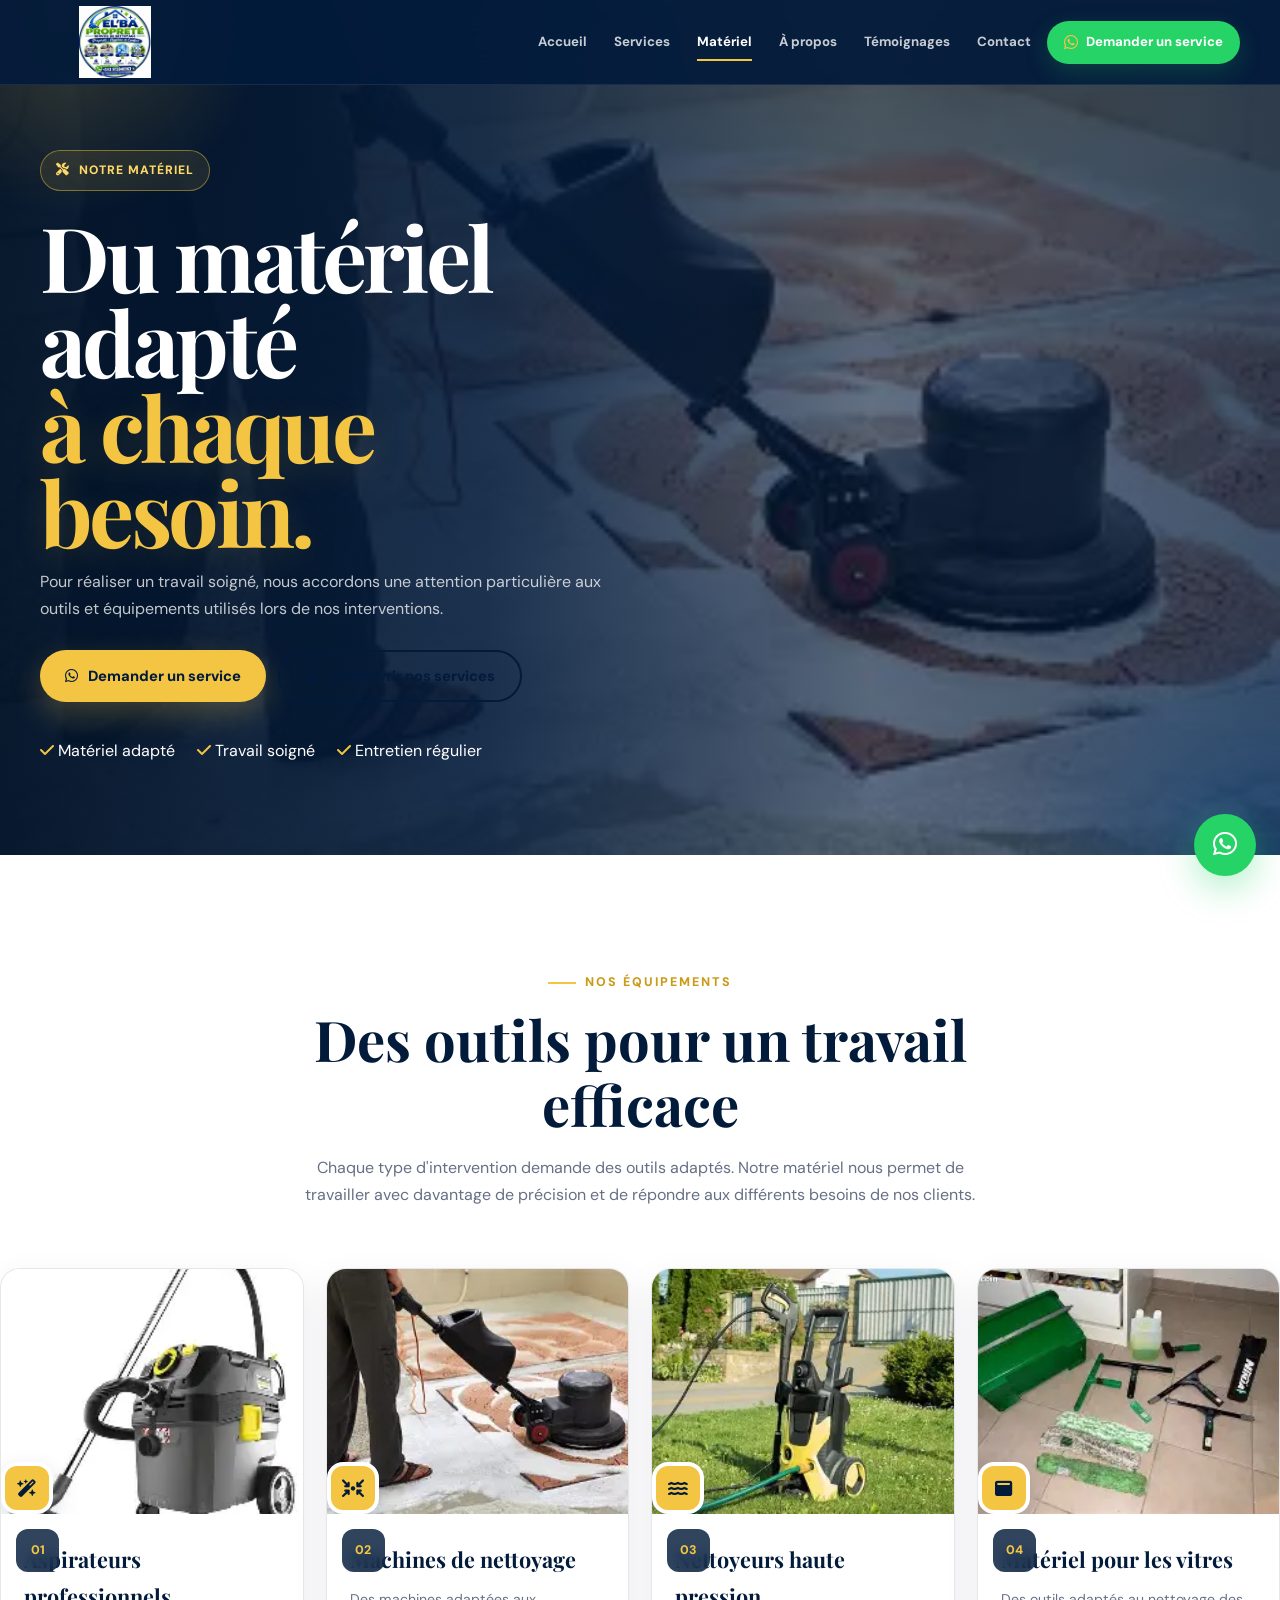
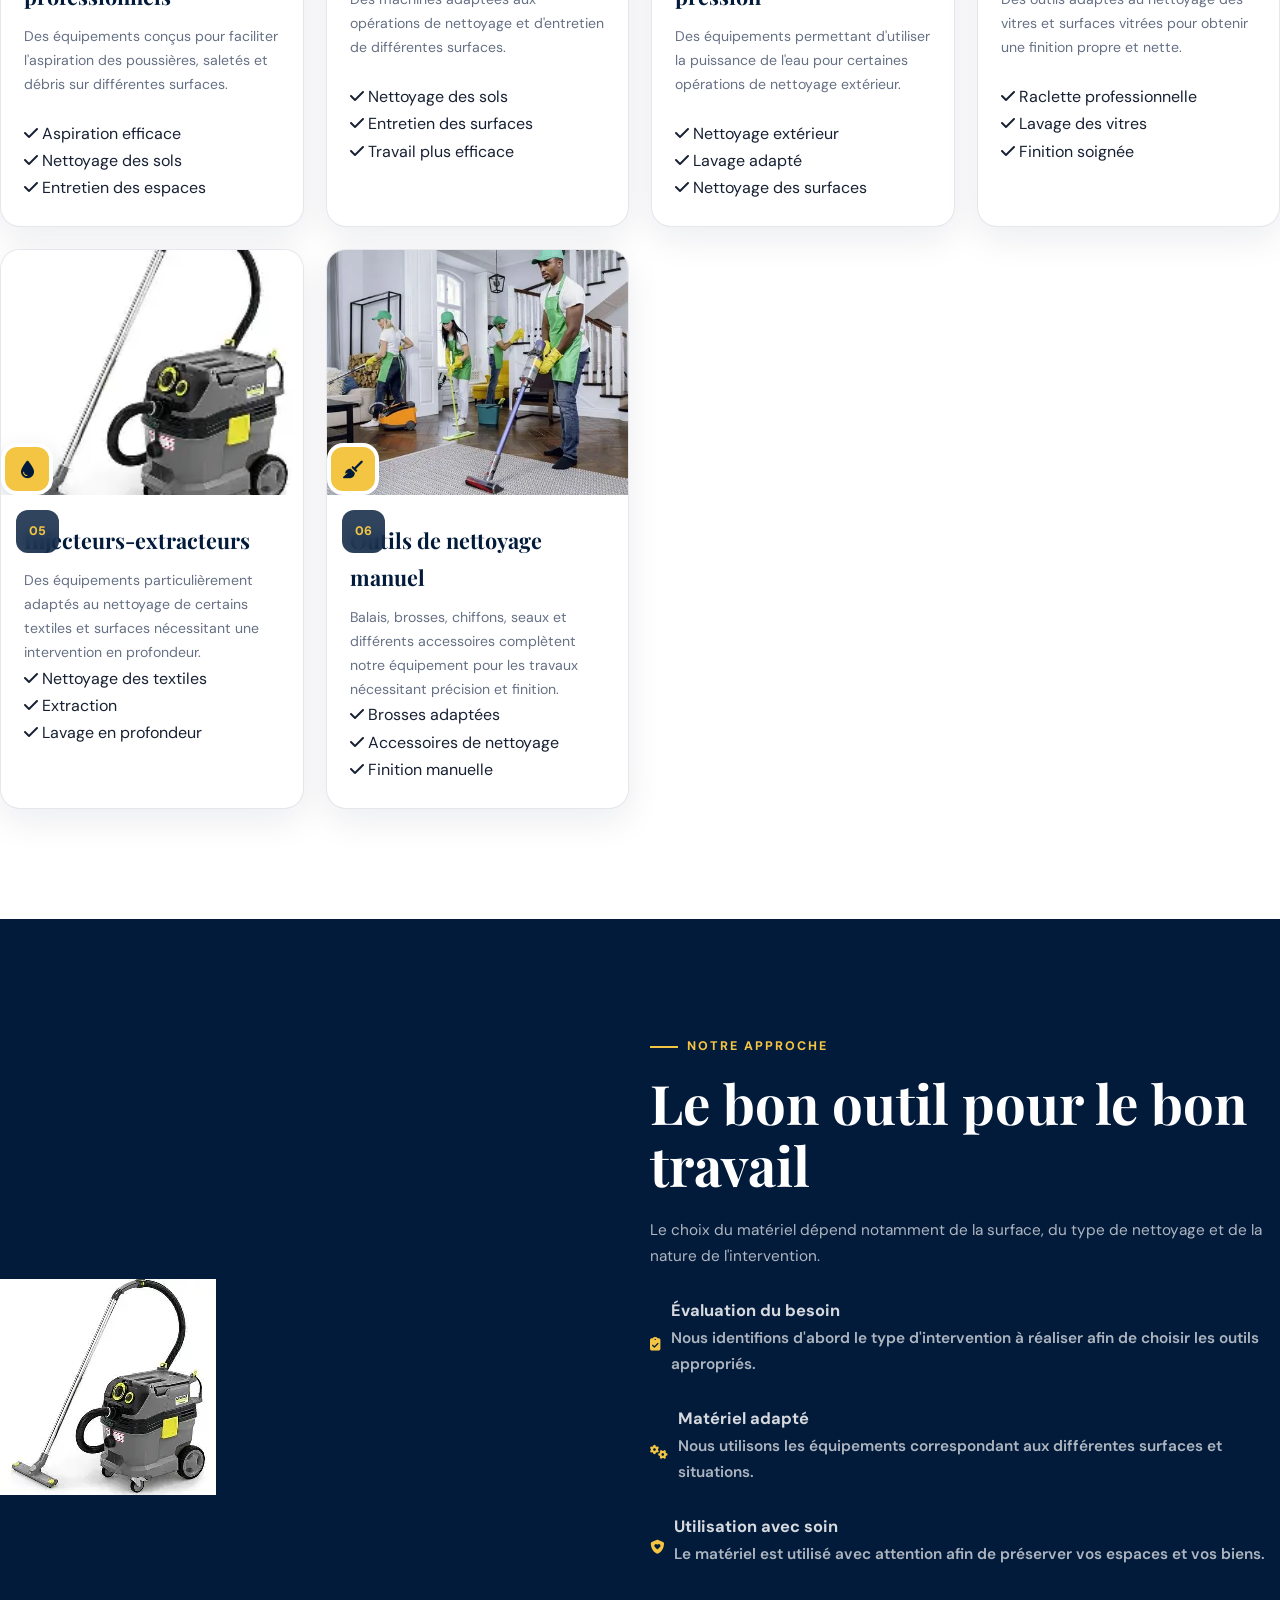
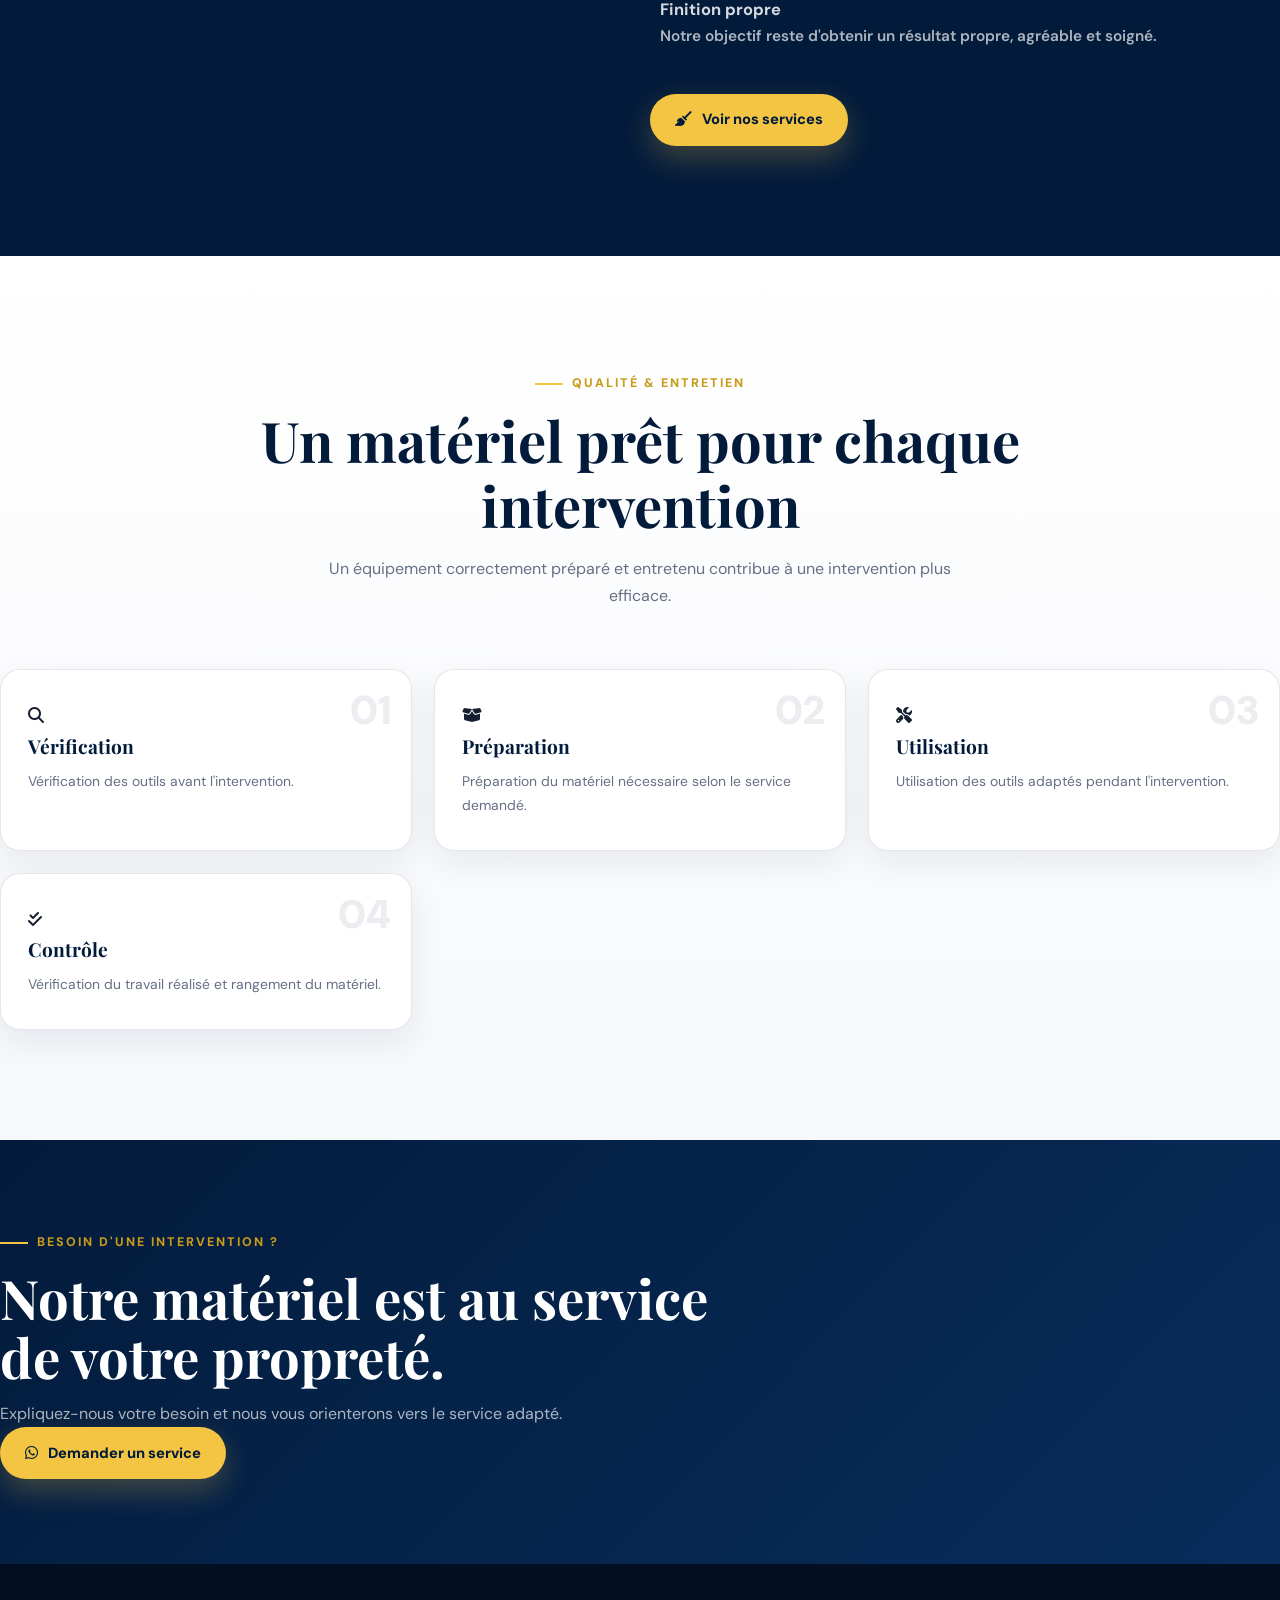
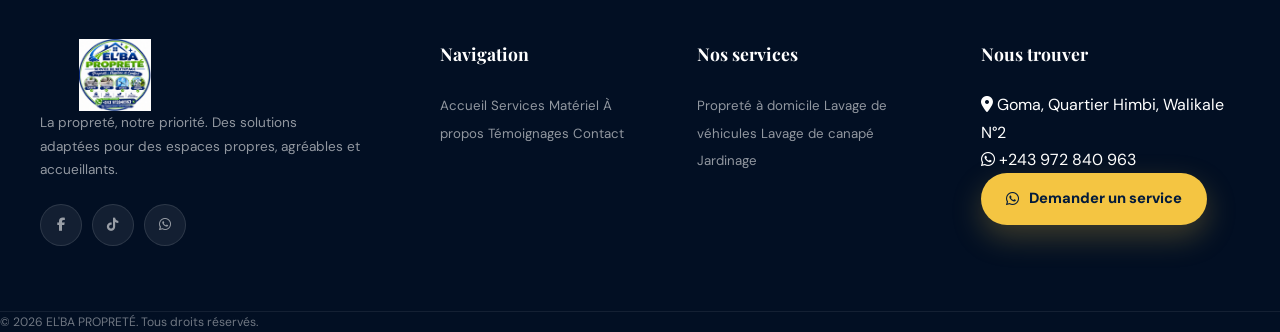
<file: materiel.html>
<!DOCTYPE html>
<html lang="fr">

<head>

    <meta charset="UTF-8">

    <meta name="viewport"
          content="width=device-width, initial-scale=1.0">

    <meta name="description"
          content="Découvrez le matériel utilisé par EL'BA PROPRETÉ pour assurer des prestations de nettoyage et d'entretien soignées à Goma.">

    <meta name="theme-color"
          content="#07152f">

    <title>Matériel | EL'BA PROPRETÉ</title>


    <!-- =====================================================
         GOOGLE FONTS
    ====================================================== -->

    <link rel="preconnect"
          href="https://fonts.googleapis.com">

    <link rel="preconnect"
          href="https://fonts.gstatic.com"
          crossorigin>

    <link href="https://fonts.googleapis.com/css2?family=DM+Sans:wght@400;500;600;700;800&family=Playfair+Display:wght@500;600;700&display=swap"
          rel="stylesheet">


    <!-- =====================================================
         FONT AWESOME
    ====================================================== -->

    <link rel="stylesheet"
          href="https://cdnjs.cloudflare.com/ajax/libs/font-awesome/6.5.2/css/all.min.css">


    <!-- =====================================================
         CSS GLOBAL
    ====================================================== -->

    <link rel="stylesheet"
          href="style.css">

</head>


<body>


    <!-- =====================================================
         HEADER
    ====================================================== -->

    <header class="site-header"
            id="siteHeader">

        <div class="container header-container">


            <!-- LOGO -->

            <a href="index.html"
               class="logo logo-image"
               aria-label="EL'BA PROPRETÉ - Accueil">

                <img src="image/logo.jpg"
                     alt="EL'BA PROPRETÉ - La propreté, notre priorité">

            </a>



            <!-- MENU MOBILE -->

            <button class="menu-toggle"
                    id="menuToggle"
                    type="button"
                    aria-label="Ouvrir le menu"
                    aria-expanded="false"
                    aria-controls="mainNav">

                <span></span>
                <span></span>
                <span></span>

            </button>



            <!-- NAVIGATION -->

            <nav class="main-nav"
                 id="mainNav"
                 aria-label="Navigation principale">


                <a href="index.html">
                    Accueil
                </a>


                <a href="services.html">
                    Services
                </a>


                <a href="materiel.html"
                   class="active">
                    Matériel
                </a>


                <a href="apropos.html">
                    À propos
                </a>


                <a href="temoignages.html">
                    Témoignages
                </a>


                <a href="contact.html">
                    Contact
                </a>


                <button type="button"
                        class="btn btn-whatsapp header-whatsapp js-whatsapp-open">

                    <i class="fa-brands fa-whatsapp"></i>

                    Demander un service

                </button>

            </nav>

        </div>

    </header>



    <!-- =====================================================
         CONTENU PRINCIPAL
    ====================================================== -->

    <main>


        <!-- =================================================
             HERO
        ================================================== -->

        <section class="hero hero-page">


            <!-- SLIDER ARRIÈRE-PLAN -->

            <div class="hero-slider"
                 aria-hidden="true">


                <div class="hero-slide active"
                     style="background-image: url('image/1machine proffessionel de nettoyage des sols.webp');">
                </div>


                <div class="hero-slide"
                     style="background-image: url('image/netoyer canape avant et apres 2.webp');">
                </div>


                <div class="hero-slide"
                     style="background-image: url('image/nettoyeur haute pression.webp');">
                </div>


                <div class="hero-slide"
                     style="background-image: url('image/aspirateur professionnel de nettoyage.webp');">
                </div>


                <div class="hero-slide"
                     style="background-image: url('image/materiel proffessionel pour netoyer des vitres.webp');">
                </div>

            </div>


            <div class="hero-overlay"></div>


            <div class="hero-glow glow-one"></div>

            <div class="hero-glow glow-two"></div>



            <div class="container hero-container">

                <div class="hero-content">


                    <span class="hero-badge">

                        <i class="fa-solid fa-screwdriver-wrench"></i>

                        NOTRE MATÉRIEL

                    </span>



                    <h1>

                        Du matériel adapté
                        <span>à chaque besoin.</span>

                    </h1>



                    <p class="hero-description">

                        Pour réaliser un travail soigné,
                        nous accordons une attention particulière
                        aux outils et équipements utilisés lors
                        de nos interventions.

                    </p>



                    <div class="hero-actions">


                        <button type="button"
                                class="btn btn-primary js-whatsapp-open">

                            <i class="fa-brands fa-whatsapp"></i>

                            Demander un service

                        </button>



                        <a href="services.html"
                           class="btn btn-outline">

                            <i class="fa-solid fa-broom"></i>

                            Découvrir nos services

                        </a>

                    </div>



                    <div class="hero-advantages">


                        <span>

                            <i class="fa-solid fa-check"></i>

                            Matériel adapté

                        </span>


                        <span>

                            <i class="fa-solid fa-check"></i>

                            Travail soigné

                        </span>


                        <span>

                            <i class="fa-solid fa-check"></i>

                            Entretien régulier

                        </span>

                    </div>

                </div>

            </div>

        </section>



        <!-- =================================================
             INTRODUCTION
        ================================================== -->

        <section class="section">

            <div class="container">


                <div class="section-heading">


                    <span class="section-kicker">
                        NOS ÉQUIPEMENTS
                    </span>


                    <h2>
                        Des outils pour un travail efficace
                    </h2>


                    <p>

                        Chaque type d'intervention demande des
                        outils adaptés. Notre matériel nous permet
                        de travailler avec davantage de précision
                        et de répondre aux différents besoins
                        de nos clients.

                    </p>

                </div>



                <!-- =================================================
                     GRILLE MATÉRIEL
                ================================================== -->

                <div class="services-grid equipment-grid">


                    <!-- =============================================
                         MATÉRIEL 1
                    ============================================== -->

                    <article class="service-card">


                        <div class="service-image">

                            <img src="image/aspirateur professionnel de nettoyage.webp"
                                 alt="Aspirateur professionnel de nettoyage"
                                 loading="lazy">

                            <span class="service-icon">

                                <i class="fa-solid fa-wand-magic-sparkles"></i>

                            </span>

                        </div>



                        <div class="service-content">


                            <span class="service-number">
                                01
                            </span>


                            <h3>
                                Aspirateurs professionnels
                            </h3>


                            <p>

                                Des équipements conçus pour
                                faciliter l'aspiration des poussières,
                                saletés et débris sur différentes
                                surfaces.

                            </p>


                            <ul class="service-list">

                                <li>

                                    <i class="fa-solid fa-check"></i>

                                    Aspiration efficace

                                </li>


                                <li>

                                    <i class="fa-solid fa-check"></i>

                                    Nettoyage des sols

                                </li>


                                <li>

                                    <i class="fa-solid fa-check"></i>

                                    Entretien des espaces

                                </li>

                            </ul>

                        </div>

                    </article>



                    <!-- =============================================
                         MATÉRIEL 2
                    ============================================== -->

                    <article class="service-card">


                        <div class="service-image">

                            <img src="image/1machine proffessionel de nettoyage des sols.webp"
                                 alt="Machine professionnelle de nettoyage des sols"
                                 loading="lazy">

                            <span class="service-icon">

                                <i class="fa-solid fa-arrows-to-circle"></i>

                            </span>

                        </div>



                        <div class="service-content">


                            <span class="service-number">
                                02
                            </span>


                            <h3>
                                Machines de nettoyage
                            </h3>


                            <p>

                                Des machines adaptées aux opérations
                                de nettoyage et d'entretien de
                                différentes surfaces.

                            </p>


                            <ul class="service-list">

                                <li>

                                    <i class="fa-solid fa-check"></i>

                                    Nettoyage des sols

                                </li>


                                <li>

                                    <i class="fa-solid fa-check"></i>

                                    Entretien des surfaces

                                </li>


                                <li>

                                    <i class="fa-solid fa-check"></i>

                                    Travail plus efficace

                                </li>

                            </ul>

                        </div>

                    </article>



                    <!-- =============================================
                         MATÉRIEL 3
                    ============================================== -->

                    <article class="service-card">


                        <div class="service-image">

                            <img src="image/nettoyeur haute pression.webp"
                                 alt="Nettoyeur haute pression"
                                 loading="lazy">

                            <span class="service-icon">

                                <i class="fa-solid fa-water"></i>

                            </span>

                        </div>



                        <div class="service-content">


                            <span class="service-number">
                                03
                            </span>


                            <h3>
                                Nettoyeurs haute pression
                            </h3>


                            <p>

                                Des équipements permettant
                                d'utiliser la puissance de l'eau
                                pour certaines opérations de
                                nettoyage extérieur.

                            </p>


                            <ul class="service-list">

                                <li>

                                    <i class="fa-solid fa-check"></i>

                                    Nettoyage extérieur

                                </li>


                                <li>

                                    <i class="fa-solid fa-check"></i>

                                    Lavage adapté

                                </li>


                                <li>

                                    <i class="fa-solid fa-check"></i>

                                    Nettoyage des surfaces

                                </li>

                            </ul>

                        </div>

                    </article>



                    <!-- =============================================
                         MATÉRIEL 4
                    ============================================== -->

                    <article class="service-card">


                        <div class="service-image">

                            <img src="image/materiel proffessionel pour netoyer des vitres.webp"
                                 alt="Matériel professionnel pour le nettoyage des vitres"
                                 loading="lazy">

                            <span class="service-icon">

                                <i class="fa-solid fa-window-maximize"></i>

                            </span>

                        </div>



                        <div class="service-content">


                            <span class="service-number">
                                04
                            </span>


                            <h3>
                                Matériel pour les vitres
                            </h3>


                            <p>

                                Des outils adaptés au nettoyage
                                des vitres et surfaces vitrées
                                pour obtenir une finition propre
                                et nette.

                            </p>


                            <ul class="service-list">

                                <li>

                                    <i class="fa-solid fa-check"></i>

                                    Raclette professionnelle

                                </li>


                                <li>

                                    <i class="fa-solid fa-check"></i>

                                    Lavage des vitres

                                </li>


                                <li>

                                    <i class="fa-solid fa-check"></i>

                                    Finition soignée

                                </li>

                            </ul>

                        </div>

                    </article>



                    <!-- =============================================
                         MATÉRIEL 5
                    ============================================== -->

                    <article class="service-card">


                        <div class="service-image">

                            <img src="image/OIP (17).webp"
                                 alt="Injecteur extracteur professionnel"
                                 loading="lazy">

                            <span class="service-icon">

                                <i class="fa-solid fa-droplet"></i>

                            </span>

                        </div>



                        <div class="service-content">


                            <span class="service-number">
                                05
                            </span>


                            <h3>
                                Injecteurs-extracteurs
                            </h3>


                            <p>

                                Des équipements particulièrement
                                adaptés au nettoyage de certains
                                textiles et surfaces nécessitant
                                une intervention en profondeur.

                            </p>


                            <ul class="service-list">

                                <li>

                                    <i class="fa-solid fa-check"></i>

                                    Nettoyage des textiles

                                </li>


                                <li>

                                    <i class="fa-solid fa-check"></i>

                                    Extraction

                                </li>


                                <li>

                                    <i class="fa-solid fa-check"></i>

                                    Lavage en profondeur

                                </li>

                            </ul>

                        </div>

                    </article>



                    <!-- =============================================
                         MATÉRIEL 6
                    ============================================== -->

                    <article class="service-card">


                        <div class="service-image">

                            <img src="image/OIP (11).webp"
                                 alt="Outils manuels professionnels de nettoyage"
                                 loading="lazy">

                            <span class="service-icon">

                                <i class="fa-solid fa-broom"></i>

                            </span>

                        </div>



                        <div class="service-content">


                            <span class="service-number">
                                06
                            </span>


                            <h3>
                                Outils de nettoyage manuel
                            </h3>


                            <p>

                                Balais, brosses, chiffons,
                                seaux et différents accessoires
                                complètent notre équipement pour
                                les travaux nécessitant précision
                                et finition.

                            </p>


                            <ul class="service-list">

                                <li>

                                    <i class="fa-solid fa-check"></i>

                                    Brosses adaptées

                                </li>


                                <li>

                                    <i class="fa-solid fa-check"></i>

                                    Accessoires de nettoyage

                                </li>


                                <li>

                                    <i class="fa-solid fa-check"></i>

                                    Finition manuelle

                                </li>

                            </ul>

                        </div>

                    </article>

                </div>

            </div>

        </section>



        <!-- =================================================
             UTILISATION DU MATÉRIEL
        ================================================== -->

        <section class="section equipment-section">


            <div class="container equipment-container">


                <!-- IMAGE -->

                <div class="equipment-visual">

                    <div class="equipment-image-card">

                        <img src="image/OIP (17).webp"
                             alt="Équipements de nettoyage EL'BA PROPRETÉ"
                             loading="lazy">

                    </div>

                </div>



                <!-- TEXTE -->

                <div class="equipment-content">


                    <span class="section-kicker">
                        NOTRE APPROCHE
                    </span>


                    <h2>
                        Le bon outil pour le bon travail
                    </h2>


                    <p>

                        Le choix du matériel dépend notamment
                        de la surface, du type de nettoyage et
                        de la nature de l'intervention.

                    </p>



                    <div class="equipment-points">


                        <!-- POINT 1 -->

                        <div class="equipment-point">


                            <span>

                                <i class="fa-solid fa-clipboard-check"></i>

                            </span>


                            <div>

                                <h3>
                                    Évaluation du besoin
                                </h3>

                                <p>

                                    Nous identifions d'abord le
                                    type d'intervention à réaliser
                                    afin de choisir les outils
                                    appropriés.

                                </p>

                            </div>

                        </div>



                        <!-- POINT 2 -->

                        <div class="equipment-point">


                            <span>

                                <i class="fa-solid fa-gears"></i>

                            </span>


                            <div>

                                <h3>
                                    Matériel adapté
                                </h3>

                                <p>

                                    Nous utilisons les équipements
                                    correspondant aux différentes
                                    surfaces et situations.

                                </p>

                            </div>

                        </div>



                        <!-- POINT 3 -->

                        <div class="equipment-point">


                            <span>

                                <i class="fa-solid fa-shield-heart"></i>

                            </span>


                            <div>

                                <h3>
                                    Utilisation avec soin
                                </h3>

                                <p>

                                    Le matériel est utilisé avec
                                    attention afin de préserver
                                    vos espaces et vos biens.

                                </p>

                            </div>

                        </div>



                        <!-- POINT 4 -->

                        <div class="equipment-point">


                            <span>

                                <i class="fa-solid fa-sparkles"></i>

                            </span>


                            <div>

                                <h3>
                                    Finition propre
                                </h3>

                                <p>

                                    Notre objectif reste d'obtenir
                                    un résultat propre, agréable
                                    et soigné.

                                </p>

                            </div>

                        </div>

                    </div>


                    <a href="services.html"
                       class="btn btn-primary">

                        <i class="fa-solid fa-broom"></i>

                        Voir nos services

                    </a>

                </div>

            </div>

        </section>



        <!-- =================================================
             ENTRETIEN
        ================================================== -->

        <section class="section how-section">


            <div class="container">


                <div class="section-heading">


                    <span class="section-kicker">
                        QUALITÉ & ENTRETIEN
                    </span>


                    <h2>
                        Un matériel prêt pour chaque intervention
                    </h2>


                    <p>

                        Un équipement correctement préparé et
                        entretenu contribue à une intervention
                        plus efficace.

                    </p>

                </div>



                <div class="steps-grid">


                    <!-- ETAPE 1 -->

                    <div class="step-card">

                        <span class="step-number">
                            01
                        </span>


                        <i class="fa-solid fa-magnifying-glass"></i>


                        <h3>
                            Vérification
                        </h3>


                        <p>

                            Vérification des outils avant
                            l'intervention.

                        </p>

                    </div>



                    <!-- ETAPE 2 -->

                    <div class="step-card">

                        <span class="step-number">
                            02
                        </span>


                        <i class="fa-solid fa-box-open"></i>


                        <h3>
                            Préparation
                        </h3>


                        <p>

                            Préparation du matériel nécessaire
                            selon le service demandé.

                        </p>

                    </div>



                    <!-- ETAPE 3 -->

                    <div class="step-card">

                        <span class="step-number">
                            03
                        </span>


                        <i class="fa-solid fa-screwdriver-wrench"></i>


                        <h3>
                            Utilisation
                        </h3>


                        <p>

                            Utilisation des outils adaptés
                            pendant l'intervention.

                        </p>

                    </div>



                    <!-- ETAPE 4 -->

                    <div class="step-card">

                        <span class="step-number">
                            04
                        </span>


                        <i class="fa-solid fa-check-double"></i>


                        <h3>
                            Contrôle
                        </h3>


                        <p>

                            Vérification du travail réalisé
                            et rangement du matériel.

                        </p>

                    </div>

                </div>

            </div>

        </section>



        <!-- =================================================
             CTA
        ================================================== -->

        <section class="cta-section">


            <div class="container">


                <div class="cta-content">


                    <div>


                        <span class="section-kicker">
                            BESOIN D'UNE INTERVENTION ?
                        </span>


                        <h2>
                            Notre matériel est au service de votre propreté.
                        </h2>


                        <p>

                            Expliquez-nous votre besoin et nous
                            vous orienterons vers le service adapté.

                        </p>

                    </div>



                    <button type="button"
                            class="btn btn-primary js-whatsapp-open">

                        <i class="fa-brands fa-whatsapp"></i>

                        Demander un service

                    </button>

                </div>

            </div>

        </section>

    </main>



    <!-- =====================================================
         FOOTER
    ====================================================== -->

    <footer class="site-footer">


        <div class="container footer-container">


            <!-- COLONNE 1 -->

            <div class="footer-column footer-brand">


                <a href="index.html"
                   class="logo logo-image">

                    <img src="image/logo.jpg"
                         alt="EL'BA PROPRETÉ">

                </a>


                <p>

                    La propreté, notre priorité.
                    Des solutions adaptées pour des espaces
                    propres, agréables et accueillants.

                </p>


                <div class="footer-social">


                    <a href="https://www.facebook.com/profile.php?id=61594639333757"
                       target="_blank"
                       rel="noopener noreferrer"
                       aria-label="Facebook">

                        <i class="fa-brands fa-facebook-f"></i>

                    </a>



                    <a href="https://tiktok.com/@elba.propret.goma"
                       target="_blank"
                       rel="noopener noreferrer"
                       aria-label="TikTok">

                        <i class="fa-brands fa-tiktok"></i>

                    </a>



                    <a href="https://wa.me/243972840963"
                       target="_blank"
                       rel="noopener noreferrer"
                       aria-label="WhatsApp">

                        <i class="fa-brands fa-whatsapp"></i>

                    </a>

                </div>

            </div>



            <!-- COLONNE 2 -->

            <div class="footer-column">


                <h3>
                    Navigation
                </h3>


                <a href="index.html">
                    Accueil
                </a>


                <a href="services.html">
                    Services
                </a>


                <a href="materiel.html">
                    Matériel
                </a>


                <a href="apropos.html">
                    À propos
                </a>


                <a href="temoignages.html">
                    Témoignages
                </a>


                <a href="contact.html">
                    Contact
                </a>

            </div>



            <!-- COLONNE 3 -->

            <div class="footer-column">


                <h3>
                    Nos services
                </h3>


                <a href="services.html">
                    Propreté à domicile
                </a>


                <a href="services.html">
                    Lavage de véhicules
                </a>


                <a href="services.html">
                    Lavage de canapé
                </a>


                <a href="services.html">
                    Jardinage
                </a>

            </div>



            <!-- COLONNE 4 -->

            <div class="footer-column footer-contact">


                <h3>
                    Nous trouver
                </h3>


                <p>

                    <i class="fa-solid fa-location-dot"></i>

                    Goma, Quartier Himbi,
                    Walikale N°2

                </p>


                <p>

                    <i class="fa-brands fa-whatsapp"></i>

                    +243 972 840 963

                </p>


                <button type="button"
                        class="btn btn-primary js-whatsapp-open">

                    <i class="fa-brands fa-whatsapp"></i>

                    Demander un service

                </button>

            </div>

        </div>



        <!-- COPYRIGHT -->

        <div class="footer-bottom">

            <div class="container">

                <p>

                    © <span id="currentYear"></span>
                    EL'BA PROPRETÉ.
                    Tous droits réservés.

                </p>

            </div>

        </div>

    </footer>



    <!-- =====================================================
         WHATSAPP FLOTTANT
    ====================================================== -->

    <button type="button"
            class="floating-whatsapp js-whatsapp-open"
            aria-label="Contacter EL'BA PROPRETÉ sur WhatsApp">

        <i class="fa-brands fa-whatsapp"></i>

    </button>



    <!-- =====================================================
         MODAL WHATSAPP
    ====================================================== -->

    <div class="whatsapp-modal"
         id="whatsappModal"
         aria-hidden="true">


        <div class="whatsapp-modal-overlay"
             data-whatsapp-close>
        </div>



        <div class="whatsapp-modal-box"
             role="dialog"
             aria-modal="true"
             aria-labelledby="whatsappModalTitle">


            <!-- HEADER MODAL -->

            <div class="whatsapp-modal-header">


                <div>


                    <span class="modal-icon">

                        <i class="fa-brands fa-whatsapp"></i>

                    </span>


                    <div>

                        <h2 id="whatsappModalTitle">
                            Contactez EL'BA PROPRETÉ
                        </h2>


                        <p>
                            Préparez votre demande de service.
                        </p>

                    </div>

                </div>



                <button type="button"
                        class="whatsapp-modal-close"
                        id="whatsappModalClose"
                        aria-label="Fermer">

                    <i class="fa-solid fa-xmark"></i>

                </button>

            </div>



            <!-- FORMULAIRE -->

            <form id="whatsappForm"
                  class="whatsapp-form">


                <div class="whatsapp-welcome">

                    <strong>

                        Bonjour, bienvenue chez
                        EL'BA PROPRETÉ 👋

                    </strong>


                    <p>

                        À quoi pouvons-nous vous aider
                        s'il vous plaît ?

                    </p>

                </div>



                <!-- NOM -->

                <div class="form-group">

                    <label for="waNom">

                        Nom
                        <span>*</span>

                    </label>


                    <input type="text"
                           id="waNom"
                           name="nom"
                           placeholder="Votre nom"
                           autocomplete="name"
                           required>

                </div>



                <!-- TELEPHONE -->

                <div class="form-group">

                    <label for="waTelephone">

                        Téléphone
                        <span>*</span>

                    </label>


                    <input type="tel"
                           id="waTelephone"
                           name="telephone"
                           placeholder="Votre numéro de téléphone"
                           autocomplete="tel"
                           required>

                </div>



                <!-- SERVICE -->

                <div class="form-group">

                    <label for="waService">

                        Service souhaité
                        <span>*</span>

                    </label>


                    <select id="waService"
                            name="service"
                            required>


                        <option value="">
                            Sélectionnez un service
                        </option>


                        <option value="Propreté à domicile">
                            Propreté à domicile
                        </option>


                        <option value="Lavage de véhicule">
                            Lavage de véhicule
                        </option>


                        <option value="Lavage de canapé">
                            Lavage de canapé
                        </option>


                        <option value="Jardinage">
                            Jardinage
                        </option>


                        <option value="Autre demande">
                            Autre demande
                        </option>

                    </select>

                </div>



                <!-- ADRESSE -->

                <div class="form-group">

                    <label for="waAdresse">

                        Adresse / Quartier
                        <span>*</span>

                    </label>


                    <input type="text"
                           id="waAdresse"
                           name="adresse"
                           placeholder="Ex. Himbi, Goma"
                           autocomplete="street-address"
                           required>

                </div>



                <!-- DATE -->

                <div class="form-group">

                    <label for="waDate">
                        Date souhaitée
                    </label>


                    <input type="date"
                           id="waDate"
                           name="date">

                </div>



                <!-- MESSAGE -->

                <div class="form-group">

                    <label for="waMessage">

                        Votre demande
                        <span>*</span>

                    </label>


                    <textarea id="waMessage"
                              name="message"
                              rows="4"
                              placeholder="Décrivez-nous votre besoin..."
                              required></textarea>

                </div>



                <!-- SUBMIT -->

                <button type="submit"
                        class="btn btn-primary whatsapp-submit">

                    <i class="fa-brands fa-whatsapp"></i>

                    Envoyer ma demande sur WhatsApp

                </button>



                <p class="form-note">

                    <i class="fa-solid fa-lock"></i>

                    Votre demande sera préparée puis
                    envoyée directement sur WhatsApp.

                </p>

            </form>

        </div>

    </div>



    <!-- =====================================================
         JAVASCRIPT GLOBAL
    ====================================================== -->

    <script src="script.js"></script>

</body>

</html>
</file>
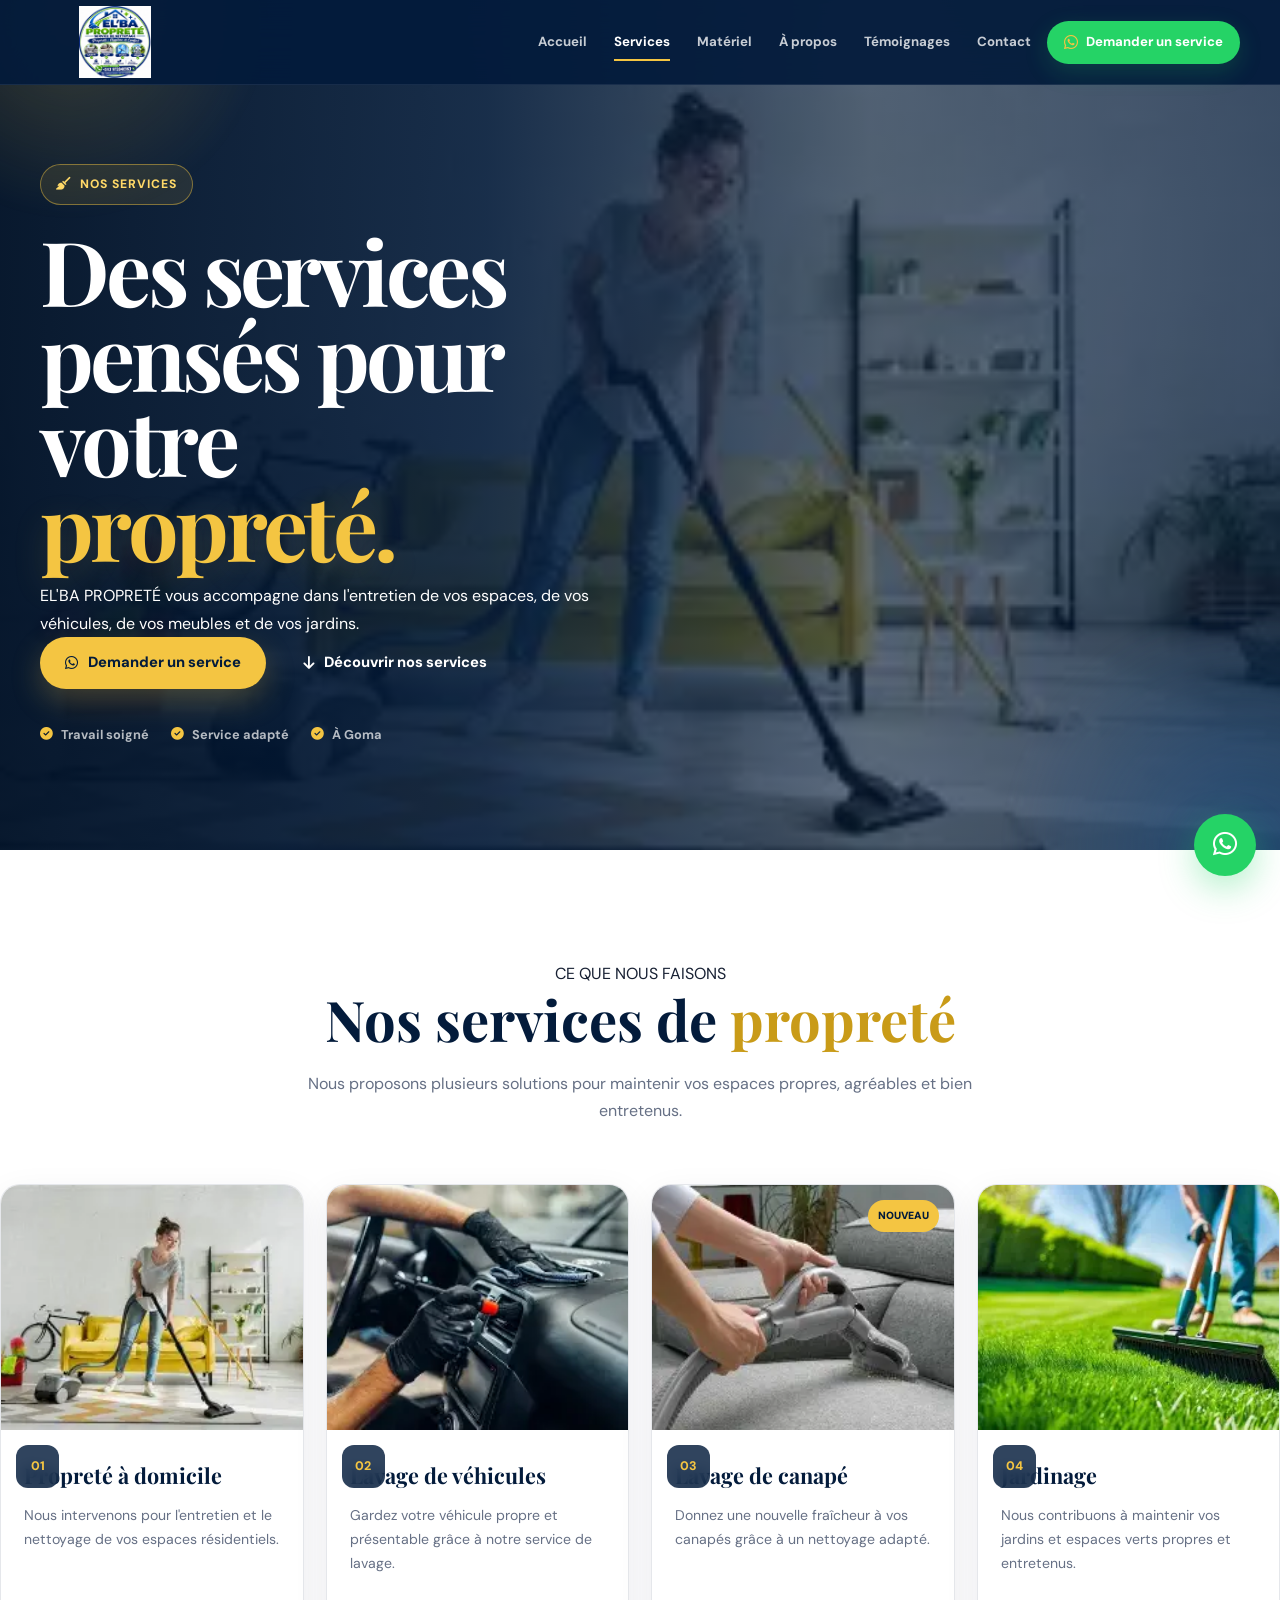
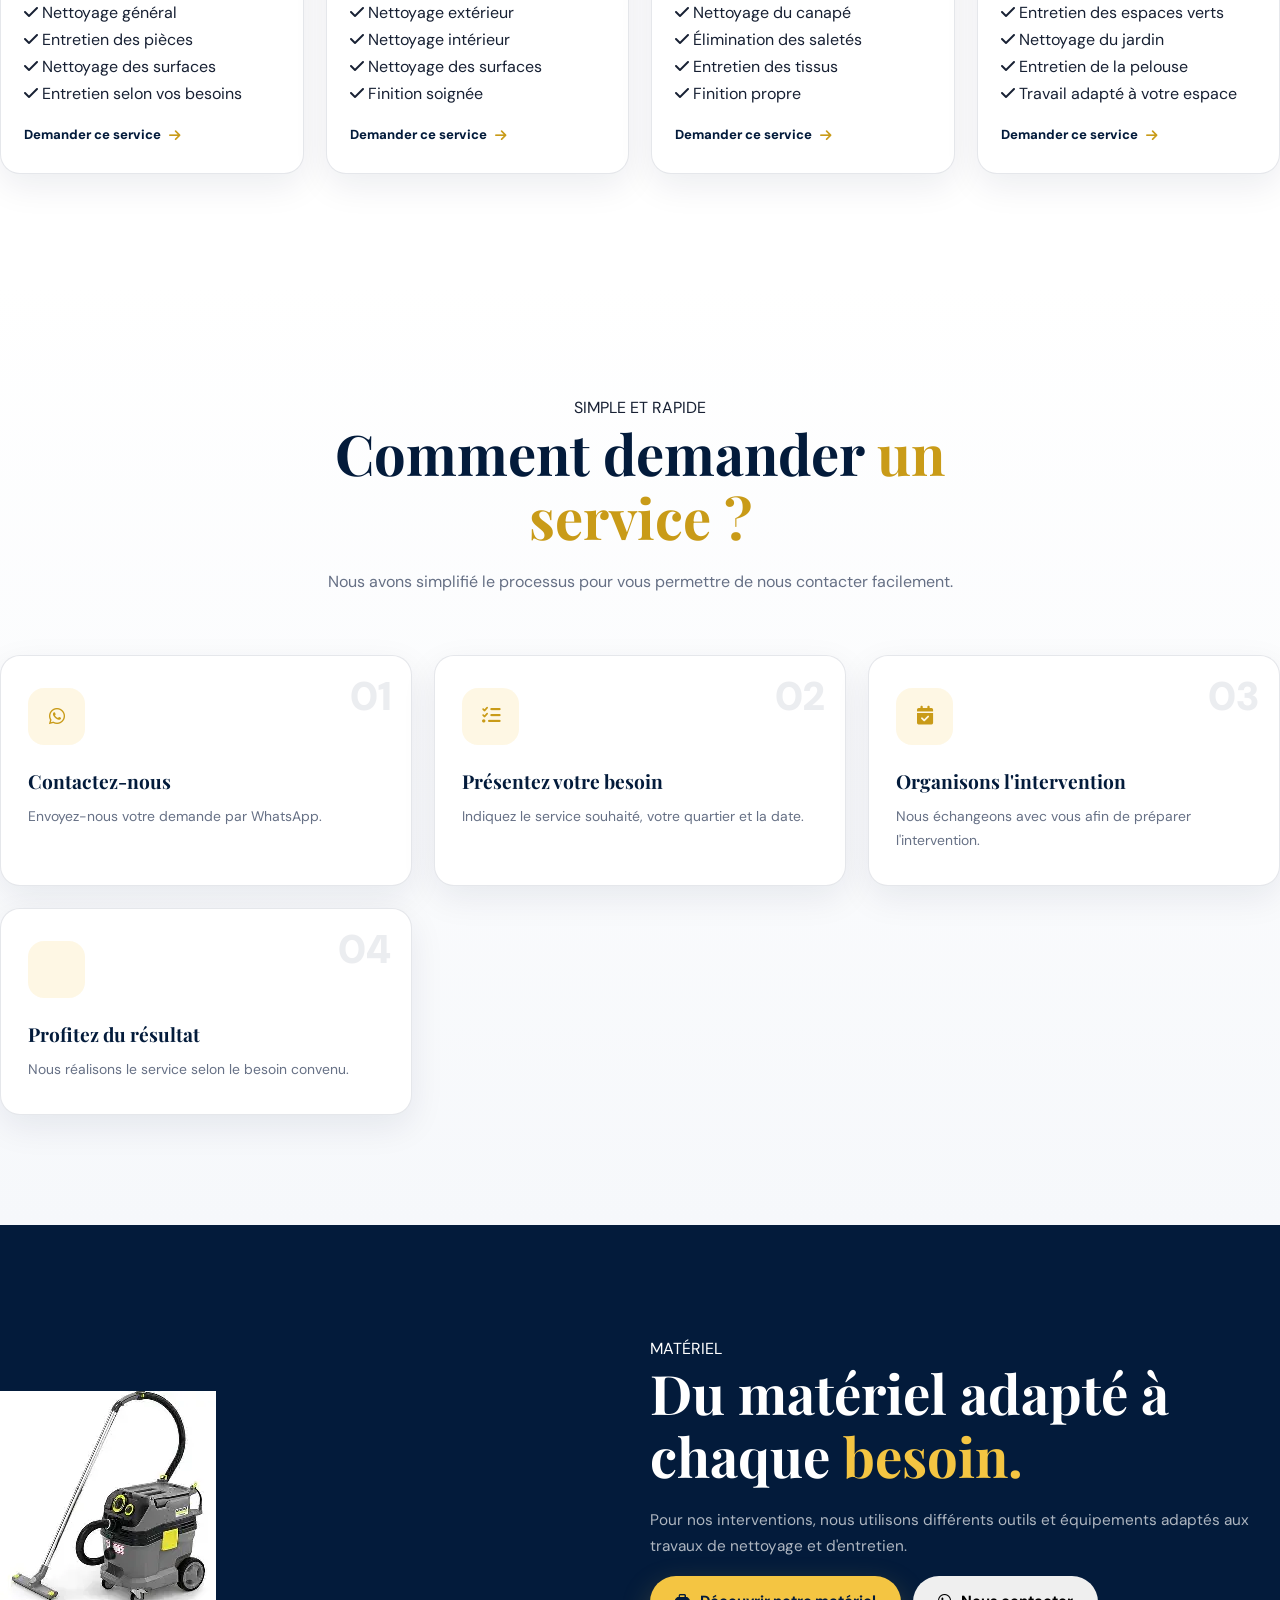
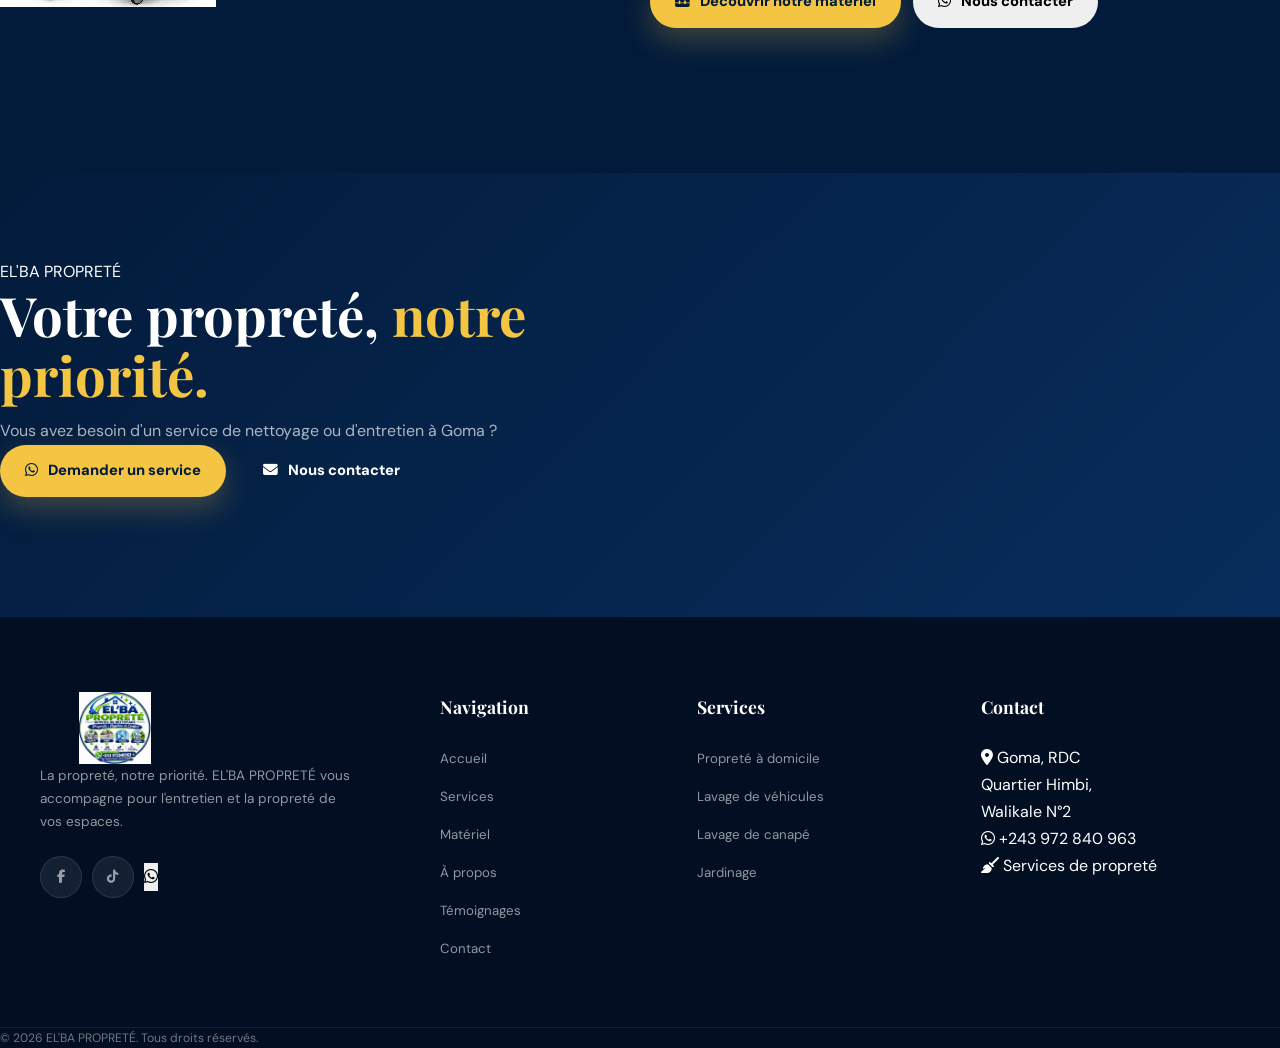
<file: services.html>
<!DOCTYPE html>
<html lang="fr">

<head>

    <meta charset="UTF-8">

    <meta name="viewport"
          content="width=device-width, initial-scale=1.0">

    <meta name="description"
          content="Découvrez les services de EL'BA PROPRETÉ à Goma : propreté à domicile, lavage de véhicules, lavage de canapé et jardinage.">

    <meta name="theme-color"
          content="#07152f">

    <title>Services | EL'BA PROPRETÉ</title>

    <!-- Google Fonts -->

    <link rel="preconnect"
          href="https://fonts.googleapis.com">

    <link rel="preconnect"
          href="https://fonts.gstatic.com"
          crossorigin>

    <link href="https://fonts.googleapis.com/css2?family=DM+Sans:wght@400;500;600;700;800&family=Playfair+Display:wght@500;600;700&display=swap"
          rel="stylesheet">


    <!-- Font Awesome -->

    <link rel="stylesheet"
          href="https://cdnjs.cloudflare.com/ajax/libs/font-awesome/6.5.2/css/all.min.css">


    <!-- CSS -->

    <link rel="stylesheet"
          href="style.css">

</head>


<body>


    <!-- =====================================================
         HEADER
    ====================================================== -->

    <header class="site-header"
            id="siteHeader">

        <div class="container header-container">


            <!-- LOGO -->

            <a href="index.html"
               class="logo logo-image"
               aria-label="EL'BA PROPRETÉ - Accueil">

                <img src="image/logo.jpg"
                     alt="EL'BA PROPRETÉ">

            </a>


            <!-- MENU MOBILE -->

            <button class="menu-toggle"
                    id="menuToggle"
                    type="button"
                    aria-label="Ouvrir le menu"
                    aria-controls="mainNav"
                    aria-expanded="false">

                <span></span>
                <span></span>
                <span></span>

            </button>


            <!-- NAVIGATION -->

            <nav class="main-nav"
                 id="mainNav"
                 aria-label="Navigation principale">

                <a href="index.html">
                    Accueil
                </a>

                <a href="services.html"
                   class="active"
                   aria-current="page">

                    Services

                </a>

                <a href="materiel.html">
                    Matériel
                </a>

                <a href="apropos.html">
                    À propos
                </a>

                <a href="temoignages.html">
                    Témoignages
                </a>

                <a href="contact.html">
                    Contact
                </a>


                <button class="header-whatsapp js-whatsapp-open"
                        type="button">

                    <i class="fab fa-whatsapp"></i>

                    Demander un service

                </button>

            </nav>

        </div>

    </header>



    <!-- =====================================================
         MAIN
    ====================================================== -->

    <main>


        <!-- =================================================
             HERO
        ================================================== -->

        <section class="hero"
                 aria-label="Services EL'BA PROPRETÉ">


            <!-- BACKGROUND SLIDER -->

            <div class="hero-slider"
                 aria-hidden="true">


                <div class="hero-slide active"
                     style="background-image:url('image/OIP (18).webp');">
                </div>


                <div class="hero-slide"
                     style="background-image:url('image/télécharger (3).webp');">
                </div>


                <div class="hero-slide"
                     style="background-image:url('image/télécharger (7).webp');">
                </div>


                <div class="hero-slide"
                     style="background-image:url('image/PELOUSE.webp');">
                </div>


                <div class="hero-slide"
                     style="background-image:url('image/télécharger (5).webp');">
                </div>

            </div>


            <!-- OVERLAY -->

            <div class="hero-overlay"></div>

            <div class="hero-glow glow-one"></div>

            <div class="hero-glow glow-two"></div>


            <!-- CONTENU -->

            <div class="container hero-container">

                <div class="hero-content">


                    <span class="hero-badge">

                        <i class="fas fa-broom"></i>

                        NOS SERVICES

                    </span>


                    <h1>

                        Des services pensés pour votre
                        <span>propreté.</span>

                    </h1>


                    <p>

                        EL'BA PROPRETÉ vous accompagne dans
                        l'entretien de vos espaces, de vos véhicules,
                        de vos meubles et de vos jardins.

                    </p>


                    <div class="hero-actions">


                        <button class="btn btn-primary js-whatsapp-open"
                                type="button">

                            <i class="fab fa-whatsapp"></i>

                            Demander un service

                        </button>


                        <a href="#nos-services"
                           class="btn btn-secondary">

                            <i class="fas fa-arrow-down"></i>

                            Découvrir nos services

                        </a>

                    </div>


                    <div class="hero-advantages">


                        <div>

                            <i class="fas fa-check-circle"></i>

                            Travail soigné

                        </div>


                        <div>

                            <i class="fas fa-check-circle"></i>

                            Service adapté

                        </div>


                        <div>

                            <i class="fas fa-check-circle"></i>

                            À Goma

                        </div>

                    </div>

                </div>

            </div>

        </section>



        <!-- =================================================
             INTRODUCTION
        ================================================== -->

        <section class="section"
                 id="nos-services">

            <div class="container">


                <div class="section-heading">


                    <span class="section-eyebrow">

                        CE QUE NOUS FAISONS

                    </span>


                    <h2>

                        Nos services de
                        <span>propreté</span>

                    </h2>


                    <p>

                        Nous proposons plusieurs solutions pour
                        maintenir vos espaces propres, agréables
                        et bien entretenus.

                    </p>

                </div>


                <!-- SERVICES GRID -->

                <div class="services-grid">


                    <!-- =====================================
                         SERVICE 01
                    ====================================== -->

                    <article class="service-card">


                        <div class="service-image">

                            <img src="image/OIP (18).webp"
                                 alt="Service de propreté à domicile"
                                 loading="lazy">

                        </div>


                        <div class="service-content">


                            <span class="service-number">
                                01
                            </span>


                            <h3>
                                Propreté à domicile
                            </h3>


                            <p>

                                Nous intervenons pour l'entretien
                                et le nettoyage de vos espaces
                                résidentiels.

                            </p>


                            <ul class="service-details">

                                <li>

                                    <i class="fas fa-check"></i>

                                    Nettoyage général

                                </li>


                                <li>

                                    <i class="fas fa-check"></i>

                                    Entretien des pièces

                                </li>


                                <li>

                                    <i class="fas fa-check"></i>

                                    Nettoyage des surfaces

                                </li>


                                <li>

                                    <i class="fas fa-check"></i>

                                    Entretien selon vos besoins

                                </li>

                            </ul>


                            <button class="service-link js-whatsapp-open"
                                    type="button"
                                    data-service="Propreté à domicile">

                                Demander ce service

                                <i class="fas fa-arrow-right"></i>

                            </button>

                        </div>

                    </article>



                    <!-- =====================================
                         SERVICE 02
                    ====================================== -->

                    <article class="service-card">


                        <div class="service-image">

                            <img src="image/télécharger (3).webp"
                                 alt="Lavage de véhicules"
                                 loading="lazy">

                        </div>


                        <div class="service-content">


                            <span class="service-number">
                                02
                            </span>


                            <h3>
                                Lavage de véhicules
                            </h3>


                            <p>

                                Gardez votre véhicule propre et
                                présentable grâce à notre service
                                de lavage.

                            </p>


                            <ul class="service-details">

                                <li>

                                    <i class="fas fa-check"></i>

                                    Nettoyage extérieur

                                </li>


                                <li>

                                    <i class="fas fa-check"></i>

                                    Nettoyage intérieur

                                </li>


                                <li>

                                    <i class="fas fa-check"></i>

                                    Nettoyage des surfaces

                                </li>


                                <li>

                                    <i class="fas fa-check"></i>

                                    Finition soignée

                                </li>

                            </ul>


                            <button class="service-link js-whatsapp-open"
                                    type="button"
                                    data-service="Lavage de véhicule">

                                Demander ce service

                                <i class="fas fa-arrow-right"></i>

                            </button>

                        </div>

                    </article>



                    <!-- =====================================
                         SERVICE 03
                    ====================================== -->

                    <article class="service-card">


                        <div class="service-image">

                            <img src="image/télécharger (7).webp"
                                 alt="Lavage de canapé"
                                 loading="lazy">


                            <span class="new-label">
                                NOUVEAU
                            </span>

                        </div>


                        <div class="service-content">


                            <span class="service-number">
                                03
                            </span>


                            <h3>
                                Lavage de canapé
                            </h3>


                            <p>

                                Donnez une nouvelle fraîcheur
                                à vos canapés grâce à un nettoyage
                                adapté.

                            </p>


                            <ul class="service-details">

                                <li>

                                    <i class="fas fa-check"></i>

                                    Nettoyage du canapé

                                </li>


                                <li>

                                    <i class="fas fa-check"></i>

                                    Élimination des saletés

                                </li>


                                <li>

                                    <i class="fas fa-check"></i>

                                    Entretien des tissus

                                </li>


                                <li>

                                    <i class="fas fa-check"></i>

                                    Finition propre

                                </li>

                            </ul>


                            <button class="service-link js-whatsapp-open"
                                    type="button"
                                    data-service="Lavage de canapé">

                                Demander ce service

                                <i class="fas fa-arrow-right"></i>

                            </button>

                        </div>

                    </article>



                    <!-- =====================================
                         SERVICE 04
                    ====================================== -->

                    <article class="service-card">


                        <div class="service-image">

                            <img src="image/PELOUSE.webp"
                                 alt="Service de jardinage"
                                 loading="lazy">

                        </div>


                        <div class="service-content">


                            <span class="service-number">
                                04
                            </span>


                            <h3>
                                Jardinage
                            </h3>


                            <p>

                                Nous contribuons à maintenir
                                vos jardins et espaces verts
                                propres et entretenus.

                            </p>


                            <ul class="service-details">

                                <li>

                                    <i class="fas fa-check"></i>

                                    Entretien des espaces verts

                                </li>


                                <li>

                                    <i class="fas fa-check"></i>

                                    Nettoyage du jardin

                                </li>


                                <li>

                                    <i class="fas fa-check"></i>

                                    Entretien de la pelouse

                                </li>


                                <li>

                                    <i class="fas fa-check"></i>

                                    Travail adapté à votre espace

                                </li>

                            </ul>


                            <button class="service-link js-whatsapp-open"
                                    type="button"
                                    data-service="Jardinage">

                                Demander ce service

                                <i class="fas fa-arrow-right"></i>

                            </button>

                        </div>

                    </article>


                </div>

            </div>

        </section>



        <!-- =================================================
             COMMENT ÇA MARCHE
        ================================================== -->

        <section class="section how-section">


            <div class="container">


                <div class="section-heading">


                    <span class="section-eyebrow">

                        SIMPLE ET RAPIDE

                    </span>


                    <h2>

                        Comment demander
                        <span>un service ?</span>

                    </h2>


                    <p>

                        Nous avons simplifié le processus pour
                        vous permettre de nous contacter facilement.

                    </p>

                </div>



                <div class="steps-grid">


                    <!-- STEP 01 -->

                    <div class="step-card">

                        <div class="step-number">
                            01
                        </div>

                        <div class="step-icon">

                            <i class="fab fa-whatsapp"></i>

                        </div>

                        <h3>
                            Contactez-nous
                        </h3>

                        <p>

                            Envoyez-nous votre demande par
                            WhatsApp.

                        </p>

                    </div>



                    <!-- STEP 02 -->

                    <div class="step-card">

                        <div class="step-number">
                            02
                        </div>

                        <div class="step-icon">

                            <i class="fas fa-list-check"></i>

                        </div>

                        <h3>
                            Présentez votre besoin
                        </h3>

                        <p>

                            Indiquez le service souhaité,
                            votre quartier et la date.

                        </p>

                    </div>



                    <!-- STEP 03 -->

                    <div class="step-card">

                        <div class="step-number">
                            03
                        </div>

                        <div class="step-icon">

                            <i class="fas fa-calendar-check"></i>

                        </div>

                        <h3>
                            Organisons l'intervention
                        </h3>

                        <p>

                            Nous échangeons avec vous afin
                            de préparer l'intervention.

                        </p>

                    </div>



                    <!-- STEP 04 -->

                    <div class="step-card">

                        <div class="step-number">
                            04
                        </div>

                        <div class="step-icon">

                            <i class="fas fa-sparkles"></i>

                        </div>

                        <h3>
                            Profitez du résultat
                        </h3>

                        <p>

                            Nous réalisons le service selon
                            le besoin convenu.

                        </p>

                    </div>

                </div>

            </div>

        </section>



        <!-- =================================================
             BESOIN PARTICULIER
        ================================================== -->

        <section class="section equipment-section">


            <div class="container equipment-container">


                <div class="equipment-visual">

                    <img src="image/OIP (17).webp"
                         alt="Matériel professionnel de nettoyage"
                         loading="lazy">

                </div>


                <div class="equipment-content">


                    <span class="section-eyebrow">

                        MATÉRIEL

                    </span>


                    <h2>

                        Du matériel adapté
                        à chaque <span>besoin.</span>

                    </h2>


                    <p>

                        Pour nos interventions, nous utilisons
                        différents outils et équipements adaptés
                        aux travaux de nettoyage et d'entretien.

                    </p>


                    <div class="hero-actions">


                        <a href="materiel.html"
                           class="btn btn-primary">

                            <i class="fas fa-toolbox"></i>

                            Découvrir notre matériel

                        </a>


                        <button class="btn btn-secondary js-whatsapp-open"
                                type="button">

                            <i class="fab fa-whatsapp"></i>

                            Nous contacter

                        </button>

                    </div>

                </div>

            </div>

        </section>



        <!-- =================================================
             CTA
        ================================================== -->

        <section class="cta-section">


            <div class="container">


                <div class="cta-content">


                    <span class="section-eyebrow">

                        EL'BA PROPRETÉ

                    </span>


                    <h2>

                        Votre propreté,
                        <span>notre priorité.</span>

                    </h2>


                    <p>

                        Vous avez besoin d'un service de nettoyage
                        ou d'entretien à Goma ?

                    </p>


                    <div class="hero-actions">


                        <button class="btn btn-primary js-whatsapp-open"
                                type="button">

                            <i class="fab fa-whatsapp"></i>

                            Demander un service

                        </button>


                        <a href="contact.html"
                           class="btn btn-secondary">

                            <i class="fas fa-envelope"></i>

                            Nous contacter

                        </a>

                    </div>

                </div>

            </div>

        </section>

    </main>



    <!-- =====================================================
         FOOTER
    ====================================================== -->

    <footer class="site-footer">


        <div class="container footer-container">


            <!-- BRAND -->

            <div class="footer-column footer-brand">


                <a href="index.html"
                   class="logo logo-image">

                    <img src="image/logo.jpg"
                         alt="EL'BA PROPRETÉ">

                </a>


                <p>

                    La propreté, notre priorité.
                    EL'BA PROPRETÉ vous accompagne pour
                    l'entretien et la propreté de vos espaces.

                </p>


                <div class="footer-social">


                    <a href="https://www.facebook.com/profile.php?id=61594639333757"
                       target="_blank"
                       rel="noopener noreferrer"
                       aria-label="Facebook">

                        <i class="fab fa-facebook-f"></i>

                    </a>


                    <a href="https://tiktok.com/@elba.propret.goma"
                       target="_blank"
                       rel="noopener noreferrer"
                       aria-label="TikTok">

                        <i class="fab fa-tiktok"></i>

                    </a>


                    <button class="js-whatsapp-open"
                            type="button"
                            aria-label="WhatsApp">

                        <i class="fab fa-whatsapp"></i>

                    </button>

                </div>

            </div>



            <!-- NAVIGATION -->

            <div class="footer-column">


                <h3>
                    Navigation
                </h3>


                <ul>

                    <li>
                        <a href="index.html">
                            Accueil
                        </a>
                    </li>

                    <li>
                        <a href="services.html">
                            Services
                        </a>
                    </li>

                    <li>
                        <a href="materiel.html">
                            Matériel
                        </a>
                    </li>

                    <li>
                        <a href="apropos.html">
                            À propos
                        </a>
                    </li>

                    <li>
                        <a href="temoignages.html">
                            Témoignages
                        </a>
                    </li>

                    <li>
                        <a href="contact.html">
                            Contact
                        </a>
                    </li>

                </ul>

            </div>



            <!-- SERVICES -->

            <div class="footer-column">


                <h3>
                    Services
                </h3>


                <ul>

                    <li>
                        <a href="#nos-services">
                            Propreté à domicile
                        </a>
                    </li>

                    <li>
                        <a href="#nos-services">
                            Lavage de véhicules
                        </a>
                    </li>

                    <li>
                        <a href="#nos-services">
                            Lavage de canapé
                        </a>
                    </li>

                    <li>
                        <a href="#nos-services">
                            Jardinage
                        </a>
                    </li>

                </ul>

            </div>



            <!-- CONTACT -->

            <div class="footer-column">


                <h3>
                    Contact
                </h3>


                <div class="footer-contact">


                    <div>

                        <i class="fas fa-location-dot"></i>

                        <span>

                            Goma, RDC<br>
                            Quartier Himbi,<br>
                            Walikale N°2

                        </span>

                    </div>


                    <div>

                        <i class="fab fa-whatsapp"></i>

                        <span>
                            +243 972 840 963
                        </span>

                    </div>


                    <div>

                        <i class="fas fa-broom"></i>

                        <span>
                            Services de propreté
                        </span>

                    </div>

                </div>

            </div>

        </div>



        <!-- COPYRIGHT -->

        <div class="footer-bottom">

            <div class="container">

                <p>

                    © <span id="currentYear"></span>
                    EL'BA PROPRETÉ.
                    Tous droits réservés.

                </p>

            </div>

        </div>

    </footer>



    <!-- =====================================================
         WHATSAPP FLOTTANT
    ====================================================== -->

    <button class="floating-whatsapp js-whatsapp-open"
            type="button"
            aria-label="Contacter EL'BA PROPRETÉ sur WhatsApp">

        <i class="fab fa-whatsapp"></i>

    </button>



    <!-- =====================================================
         MODALE WHATSAPP
    ====================================================== -->

    <div class="whatsapp-modal"
         id="whatsappModal"
         aria-hidden="true">


        <div class="whatsapp-modal-overlay"
             data-close-whatsapp>
        </div>


        <div class="whatsapp-modal-box"
             role="dialog"
             aria-modal="true"
             aria-labelledby="whatsappModalTitle">


            <!-- HEADER -->

            <div class="whatsapp-modal-header">


                <div class="whatsapp-modal-icon">

                    <i class="fab fa-whatsapp"></i>

                </div>


                <div>

                    <span>
                        EL'BA PROPRETÉ
                    </span>

                    <h2 id="whatsappModalTitle">
                        Votre demande
                    </h2>

                </div>


                <button class="whatsapp-modal-close"
                        type="button"
                        aria-label="Fermer"
                        data-close-whatsapp>

                    <i class="fas fa-xmark"></i>

                </button>

            </div>



            <!-- INTRO -->

            <div class="whatsapp-modal-intro">

                <p>
                    Bonjour, bienvenue chez EL'BA PROPRETÉ 👋
                </p>

                <p>
                    À quoi pouvons-nous vous aider s'il vous plaît ?
                </p>

            </div>



            <!-- FORM -->

            <form id="whatsappForm"
                  class="whatsapp-form">


                <div class="form-group">

                    <label for="waNom">
                        Nom
                    </label>

                    <input type="text"
                           id="waNom"
                           name="nom"
                           placeholder="Votre nom"
                           autocomplete="name"
                           required>

                </div>



                <div class="form-group">

                    <label for="waTelephone">
                        Téléphone
                    </label>

                    <input type="tel"
                           id="waTelephone"
                           name="telephone"
                           placeholder="Votre numéro"
                           autocomplete="tel"
                           required>

                </div>



                <div class="form-group">

                    <label for="waService">
                        Service souhaité
                    </label>

                    <select id="waService"
                            name="service"
                            required>

                        <option value="">
                            Sélectionnez un service
                        </option>

                        <option value="Propreté à domicile">
                            Propreté à domicile
                        </option>

                        <option value="Lavage de véhicule">
                            Lavage de véhicule
                        </option>

                        <option value="Lavage de canapé">
                            Lavage de canapé
                        </option>

                        <option value="Jardinage">
                            Jardinage
                        </option>

                        <option value="Autre demande">
                            Autre demande
                        </option>

                    </select>

                </div>



                <div class="form-group">

                    <label for="waAdresse">
                        Adresse / Quartier
                    </label>

                    <input type="text"
                           id="waAdresse"
                           name="adresse"
                           placeholder="Ex. Himbi, Goma"
                           required>

                </div>



                <div class="form-group">

                    <label for="waDate">
                        Date souhaitée
                    </label>

                    <input type="date"
                           id="waDate"
                           name="date"
                           required>

                </div>



                <div class="form-group">

                    <label for="waMessage">
                        Votre demande
                    </label>

                    <textarea id="waMessage"
                              name="message"
                              rows="4"
                              placeholder="Expliquez-nous votre besoin..."
                              required></textarea>

                </div>



                <button type="submit"
                        class="btn whatsapp-submit">

                    <i class="fab fa-whatsapp"></i>

                    Envoyer ma demande sur WhatsApp

                </button>

            </form>

        </div>

    </div>



    <!-- JAVASCRIPT -->

    <script src="script.js"></script>

</body>

</html>
</file>
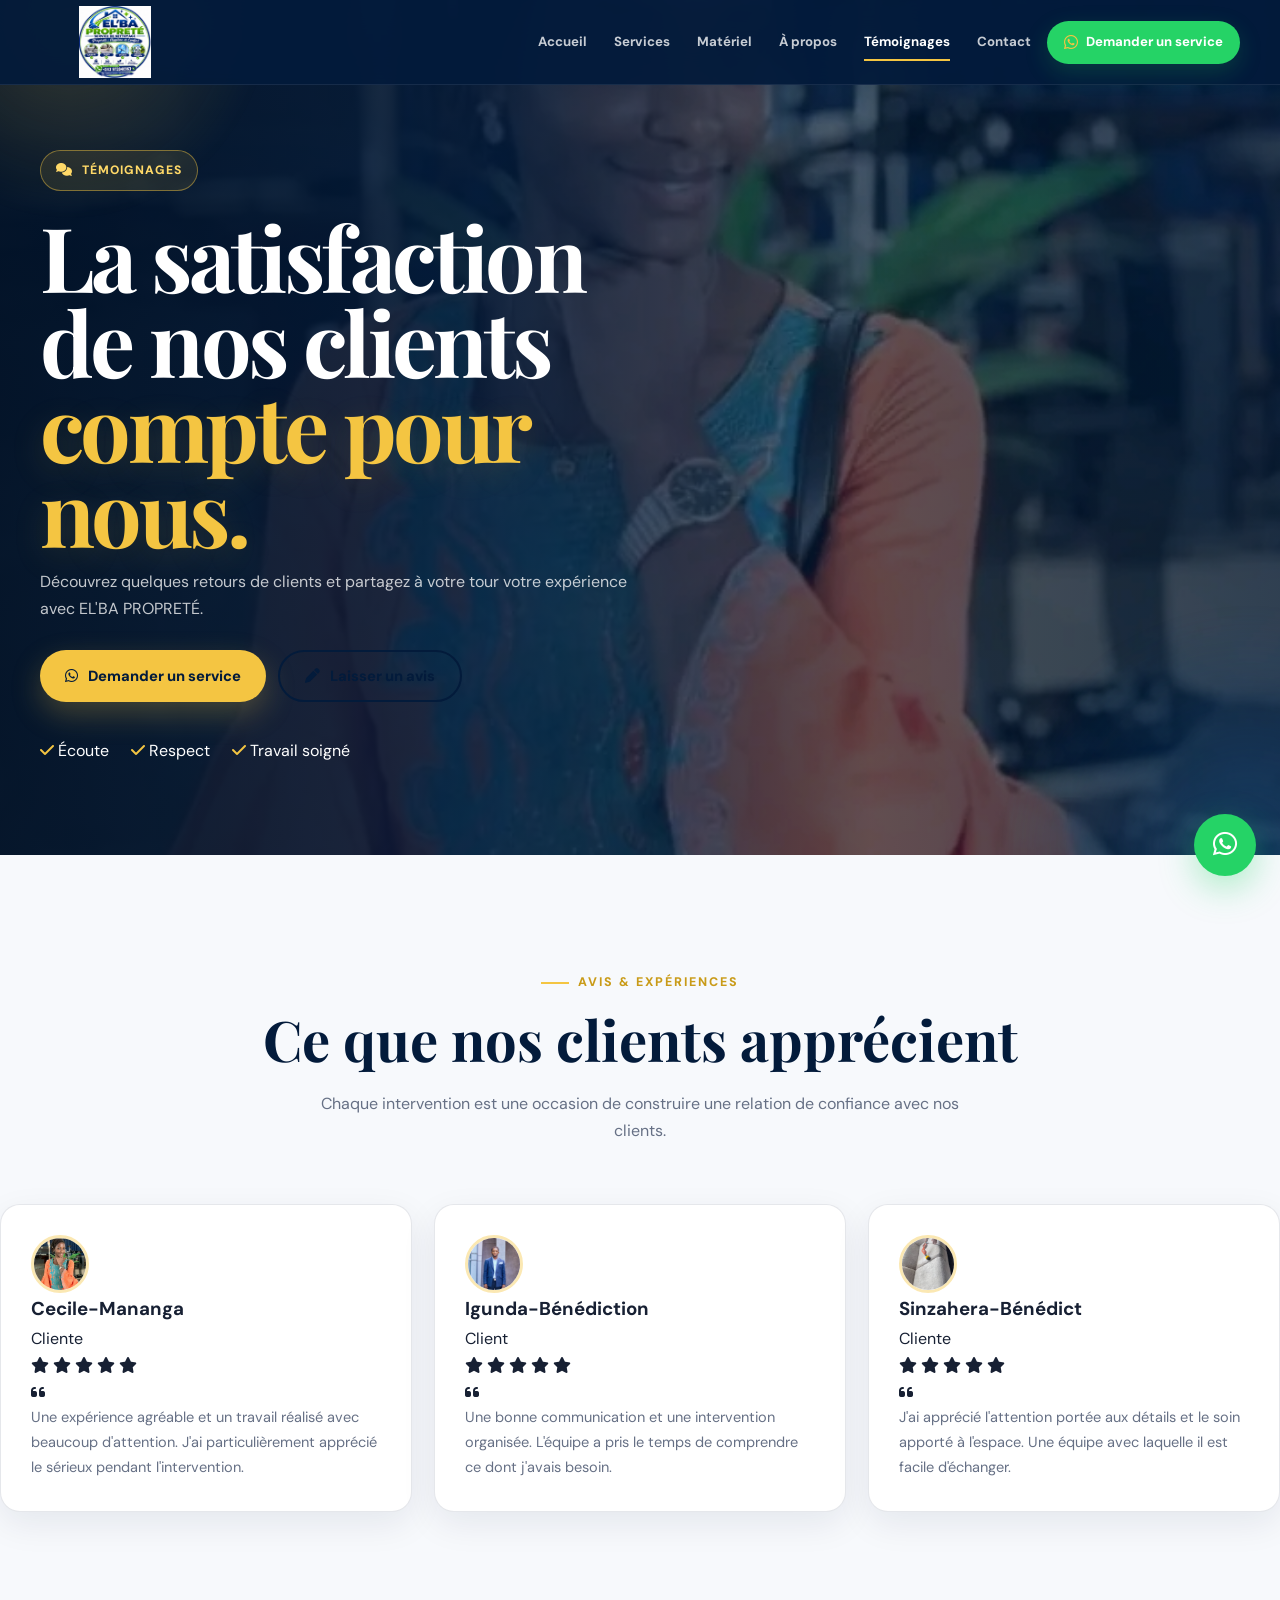
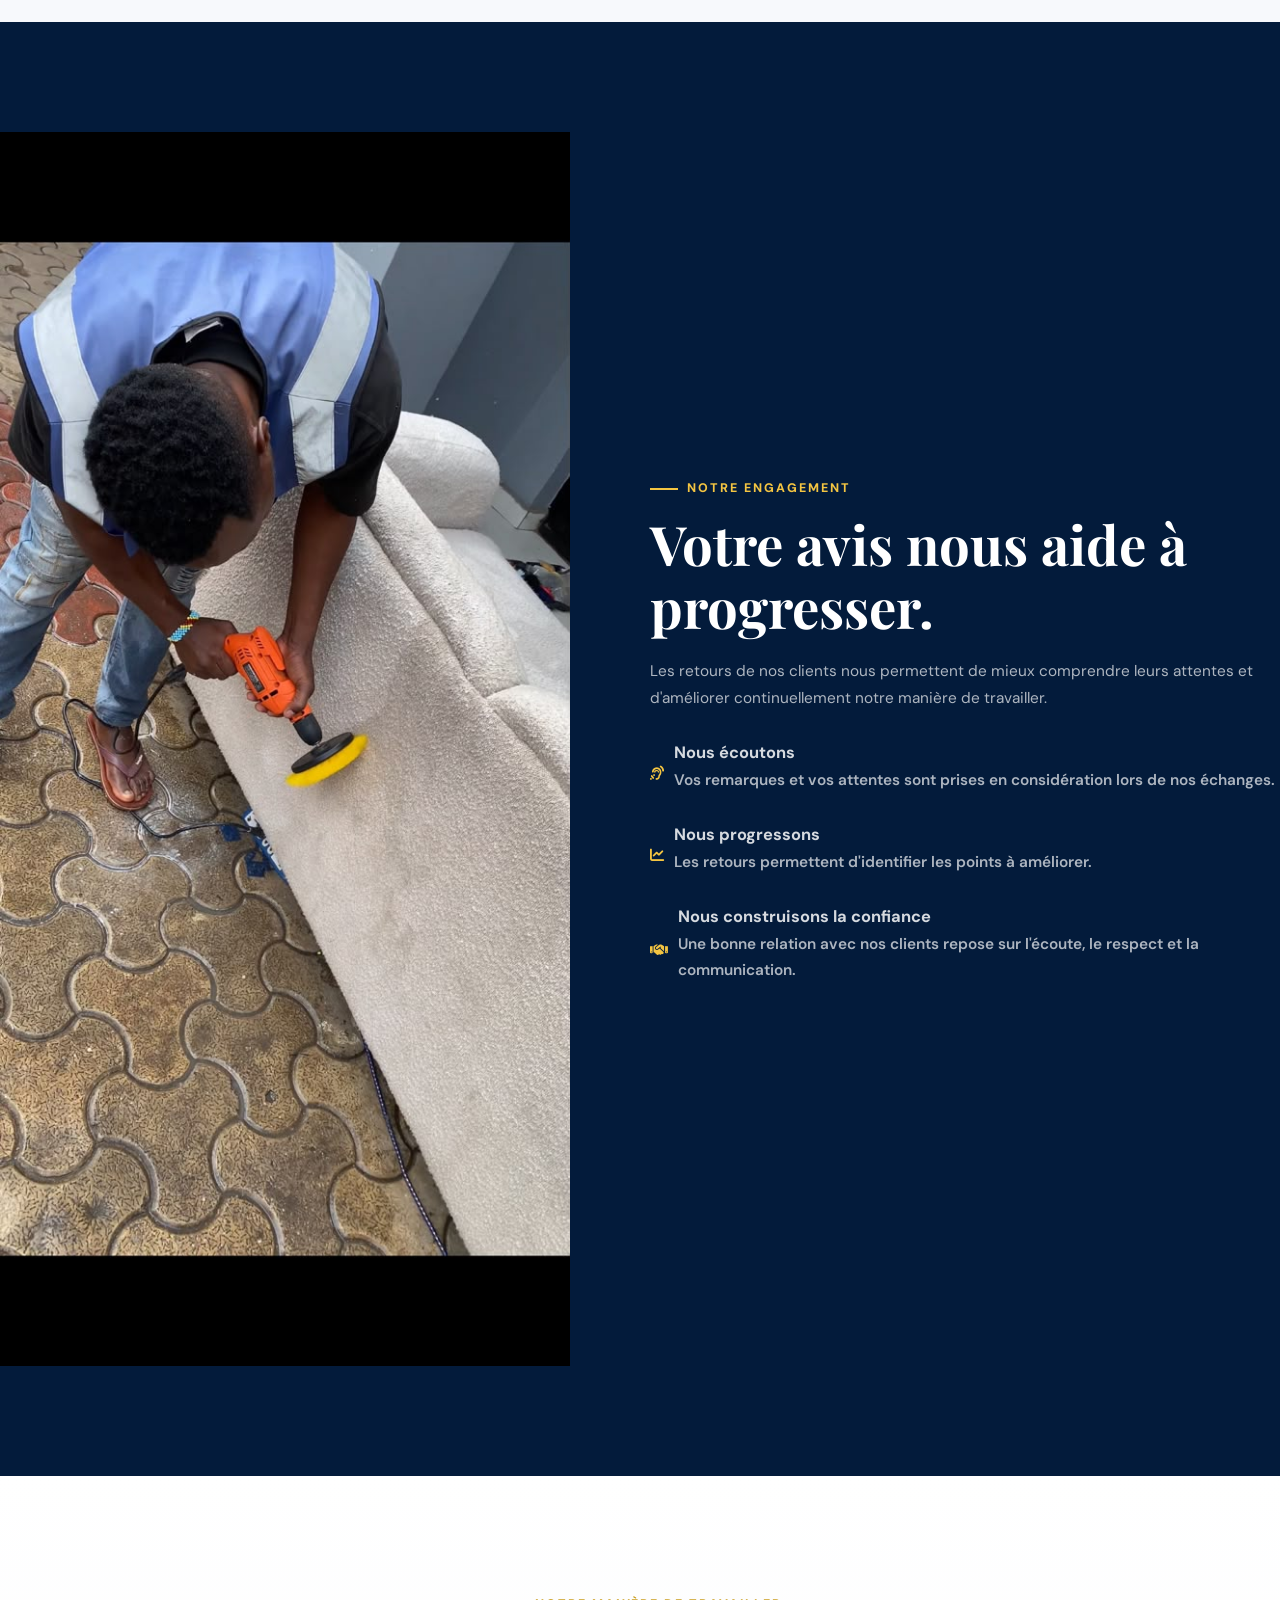
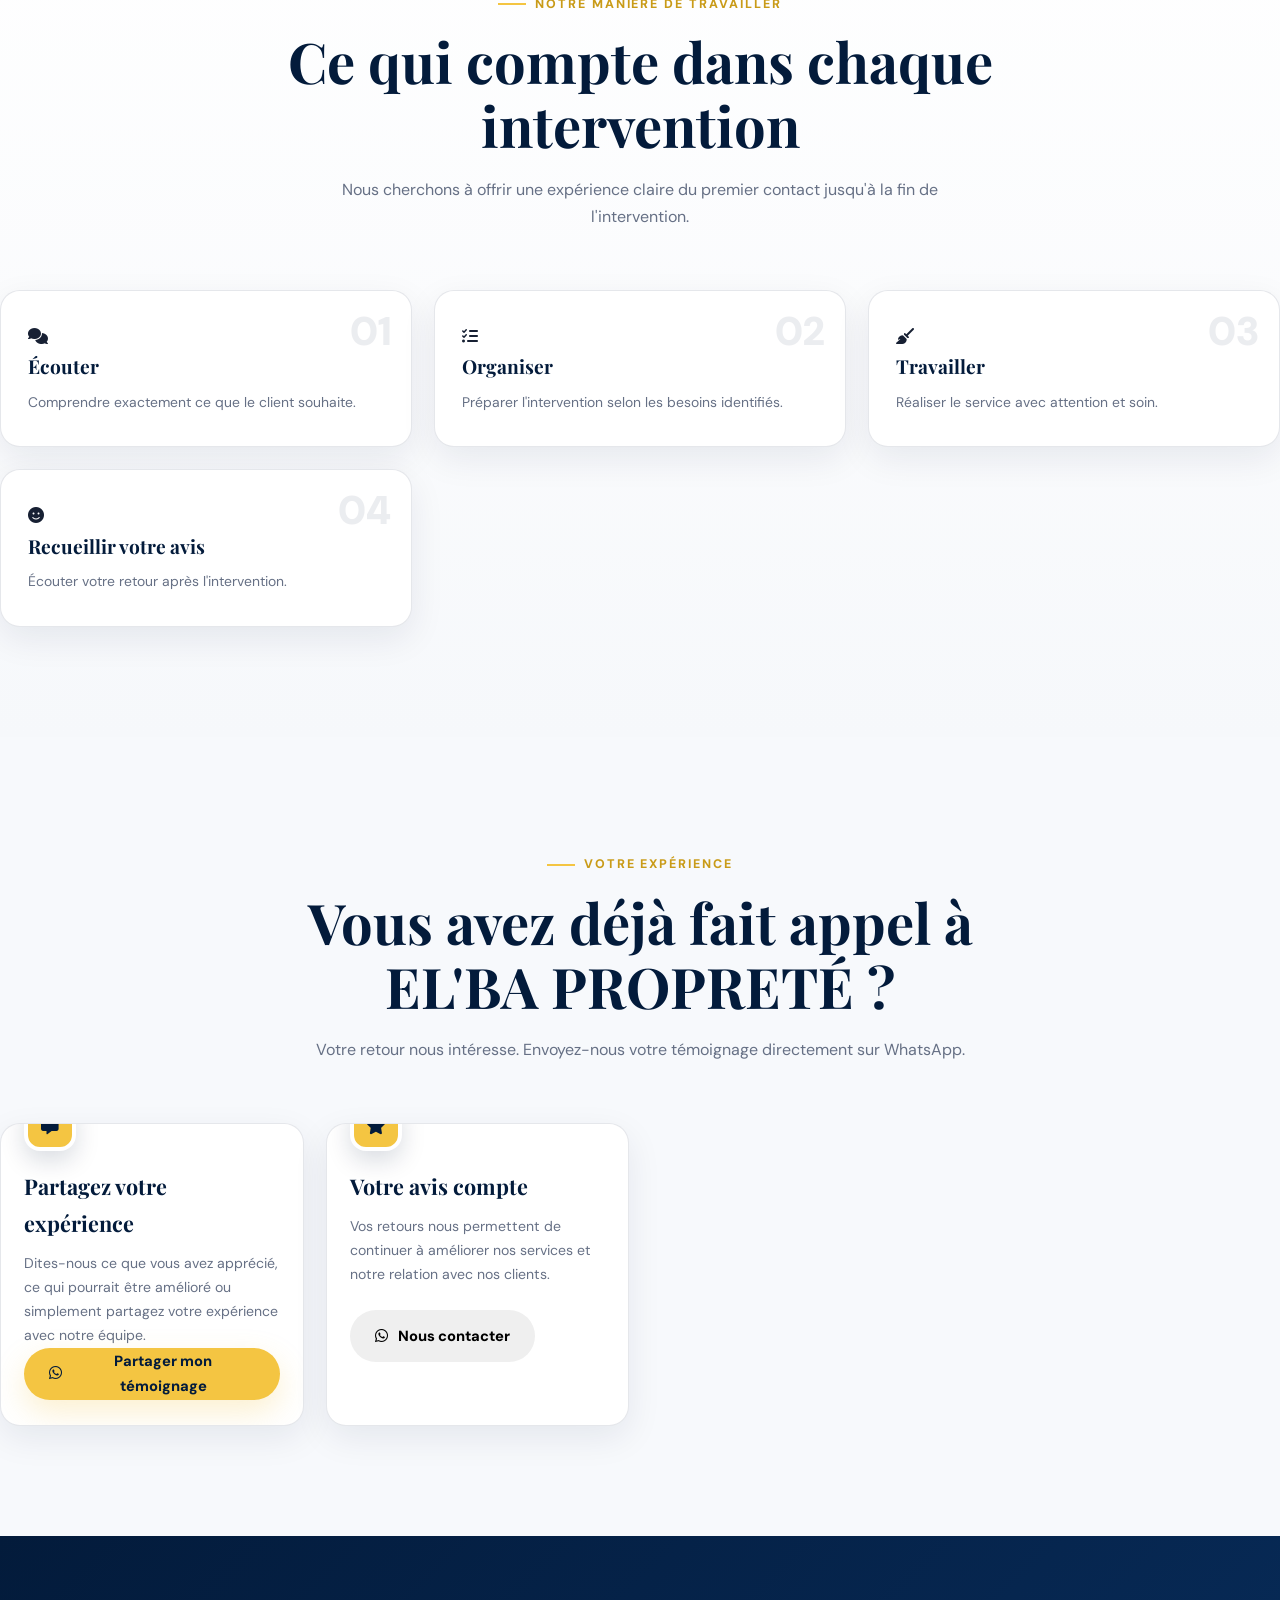
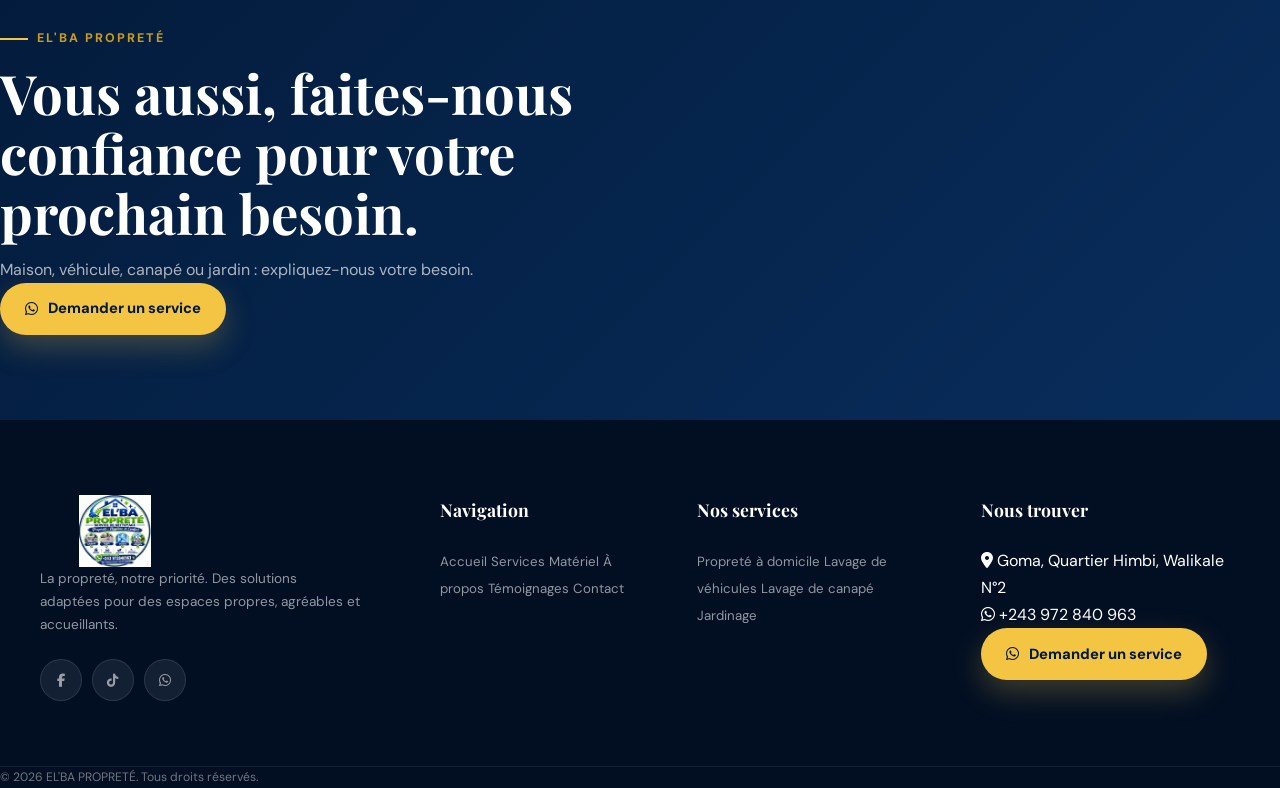
<file: temoignages.html>
<!DOCTYPE html>
<html lang="fr">

<head>

    <meta charset="UTF-8">

    <meta name="viewport"
          content="width=device-width, initial-scale=1.0">

    <meta name="description"
          content="Découvrez les témoignages et avis sur les services de EL'BA PROPRETÉ à Goma.">

    <meta name="theme-color"
          content="#07152f">

    <title>Témoignages | EL'BA PROPRETÉ</title>


    <!-- =====================================================
         GOOGLE FONTS
    ====================================================== -->

    <link rel="preconnect"
          href="https://fonts.googleapis.com">

    <link rel="preconnect"
          href="https://fonts.gstatic.com"
          crossorigin>

    <link href="https://fonts.googleapis.com/css2?family=DM+Sans:wght@400;500;600;700;800&family=Playfair+Display:wght@500;600;700&display=swap"
          rel="stylesheet">


    <!-- =====================================================
         FONT AWESOME
    ====================================================== -->

    <link rel="stylesheet"
          href="https://cdnjs.cloudflare.com/ajax/libs/font-awesome/6.5.2/css/all.min.css">


    <!-- =====================================================
         CSS GLOBAL
    ====================================================== -->

    <link rel="stylesheet"
          href="style.css">

</head>


<body>


    <!-- =====================================================
         HEADER
    ====================================================== -->

    <header class="site-header"
            id="siteHeader">

        <div class="container header-container">


            <!-- LOGO -->

            <a href="index.html"
               class="logo logo-image"
               aria-label="EL'BA PROPRETÉ - Accueil">

                <img src="image/logo.jpg"
                     alt="EL'BA PROPRETÉ - La propreté, notre priorité">

            </a>



            <!-- MENU MOBILE -->

            <button class="menu-toggle"
                    id="menuToggle"
                    type="button"
                    aria-label="Ouvrir le menu"
                    aria-expanded="false"
                    aria-controls="mainNav">

                <span></span>
                <span></span>
                <span></span>

            </button>



            <!-- NAVIGATION -->

            <nav class="main-nav"
                 id="mainNav"
                 aria-label="Navigation principale">


                <a href="index.html">
                    Accueil
                </a>


                <a href="services.html">
                    Services
                </a>


                <a href="materiel.html">
                    Matériel
                </a>


                <a href="apropos.html">
                    À propos
                </a>


                <a href="temoignages.html"
                   class="active">
                    Témoignages
                </a>


                <a href="contact.html">
                    Contact
                </a>


                <button type="button"
                        class="btn btn-whatsapp header-whatsapp js-whatsapp-open">

                    <i class="fa-brands fa-whatsapp"></i>

                    Demander un service

                </button>

            </nav>

        </div>

    </header>



    <!-- =====================================================
         MAIN
    ====================================================== -->

    <main>


        <!-- =================================================
             HERO
        ================================================== -->

        <section class="hero hero-page">


            <div class="hero-slider"
                 aria-hidden="true">


                <div class="hero-slide active"
                     style="background-image: url('image/IMG-20241125-WA0047.jpg');">
                </div>


                <div class="hero-slide"
                     style="background-image: url('image/IMG_7438.jpg');">
                </div>


                <div class="hero-slide"
                     style="background-image: url('image/1689590.jpg');">
                </div>


                <div class="hero-slide"
                     style="background-image: url('image/télécharger (5).webp');">
                </div>


                <div class="hero-slide"
                     style="background-image: url('image/OIP (18).webp');">
                </div>

            </div>


            <div class="hero-overlay"></div>

            <div class="hero-glow glow-one"></div>

            <div class="hero-glow glow-two"></div>



            <div class="container hero-container">

                <div class="hero-content">


                    <span class="hero-badge">

                        <i class="fa-solid fa-comments"></i>

                        TÉMOIGNAGES

                    </span>



                    <h1>

                        La satisfaction de nos clients
                        <span>compte pour nous.</span>

                    </h1>



                    <p class="hero-description">

                        Découvrez quelques retours de clients
                        et partagez à votre tour votre expérience
                        avec EL'BA PROPRETÉ.

                    </p>



                    <div class="hero-actions">


                        <button type="button"
                                class="btn btn-primary js-whatsapp-open">

                            <i class="fa-brands fa-whatsapp"></i>

                            Demander un service

                        </button>


                        <a href="#laisser-avis"
                           class="btn btn-outline">

                            <i class="fa-solid fa-pen"></i>

                            Laisser un avis

                        </a>

                    </div>



                    <div class="hero-advantages">


                        <span>

                            <i class="fa-solid fa-check"></i>

                            Écoute

                        </span>


                        <span>

                            <i class="fa-solid fa-check"></i>

                            Respect

                        </span>


                        <span>

                            <i class="fa-solid fa-check"></i>

                            Travail soigné

                        </span>

                    </div>

                </div>

            </div>

        </section>



        <!-- =================================================
             INTRODUCTION
        ================================================== -->

        <section class="section testimonials-section">

            <div class="container">


                <div class="section-heading">


                    <span class="section-kicker">
                        AVIS & EXPÉRIENCES
                    </span>


                    <h2>
                        Ce que nos clients apprécient
                    </h2>


                    <p>

                        Chaque intervention est une occasion
                        de construire une relation de confiance
                        avec nos clients.

                    </p>

                </div>



                <!-- =================================================
                     TEMOIGNAGES
                ================================================== -->

                <div class="testimonials-grid">


                    <!-- TEMOIGNAGE 1 -->

                    <article class="testimonial-card">


                        <div class="testimonial-header">


                            <div class="testimonial-avatar">

                                <img src="image/IMG-20241125-WA0047.jpg"
                                     alt="Photo de Cecile-Mananga"
                                     loading="lazy">

                            </div>


                            <div>

                                <h3>
                                    Cecile-Mananga
                                </h3>


                                <span>
                                    Cliente
                                </span>

                            </div>


                            <div class="testimonial-stars"
                                 aria-label="Témoignage client">

                                <i class="fa-solid fa-star"></i>

                                <i class="fa-solid fa-star"></i>

                                <i class="fa-solid fa-star"></i>

                                <i class="fa-solid fa-star"></i>

                                <i class="fa-solid fa-star"></i>

                            </div>

                        </div>



                        <div class="testimonial-quote">

                            <i class="fa-solid fa-quote-left"></i>

                        </div>


                        <p>

                            Une expérience agréable et un travail
                            réalisé avec beaucoup d'attention.
                            J'ai particulièrement apprécié le
                            sérieux pendant l'intervention.

                        </p>

                    </article>



                    <!-- TEMOIGNAGE 2 -->

                    <article class="testimonial-card">


                        <div class="testimonial-header">


                            <div class="testimonial-avatar">

                                <img src="image/IMG_7438.jpg"
                                     alt="Photo de Jean-Pierre"
                                     loading="lazy">

                            </div>


                            <div>

                                <h3>
                                    Igunda-Bénédiction
                                </h3>


                                <span>
                                    Client
                                </span>

                            </div>


                            <div class="testimonial-stars"
                                 aria-label="Témoignage client">

                                <i class="fa-solid fa-star"></i>

                                <i class="fa-solid fa-star"></i>

                                <i class="fa-solid fa-star"></i>

                                <i class="fa-solid fa-star"></i>

                                <i class="fa-solid fa-star"></i>

                            </div>

                        </div>



                        <div class="testimonial-quote">

                            <i class="fa-solid fa-quote-left"></i>

                        </div>


                        <p>

                            Une bonne communication et une
                            intervention organisée. L'équipe a
                            pris le temps de comprendre ce dont
                            j'avais besoin.

                        </p>

                    </article>



                    <!-- TEMOIGNAGE 3 -->

                    <article class="testimonial-card">


                        <div class="testimonial-header">


                            <div class="testimonial-avatar">

                                <img src="image/1689590.jpg"
                                     alt="Photo d'Aminata"
                                     loading="lazy">

                            </div>


                            <div>

                                <h3>
                                    Sinzahera-Bénédict
                                </h3>


                                <span>
                                    Cliente
                                </span>

                            </div>


                            <div class="testimonial-stars"
                                 aria-label="Témoignage client">

                                <i class="fa-solid fa-star"></i>

                                <i class="fa-solid fa-star"></i>

                                <i class="fa-solid fa-star"></i>

                                <i class="fa-solid fa-star"></i>

                                <i class="fa-solid fa-star"></i>

                            </div>

                        </div>



                        <div class="testimonial-quote">

                            <i class="fa-solid fa-quote-left"></i>

                        </div>


                        <p>

                            J'ai apprécié l'attention portée
                            aux détails et le soin apporté à
                            l'espace. Une équipe avec laquelle
                            il est facile d'échanger.

                        </p>

                    </article>

                </div>

            </div>

        </section>



        <!-- =================================================
             NOTRE ENGAGEMENT
        ================================================== -->

        <section class="section equipment-section">


            <div class="container equipment-container">


                <!-- IMAGE -->

                <div class="equipment-visual">


                    <div class="equipment-image-card">

                        <img src="image/1689593.jpg"
                             alt="Intervention de nettoyage EL'BA PROPRETÉ"
                             loading="lazy">

                    </div>

                </div>



                <!-- TEXTE -->

                <div class="equipment-content">


                    <span class="section-kicker">
                        NOTRE ENGAGEMENT
                    </span>


                    <h2>
                        Votre avis nous aide à progresser.
                    </h2>


                    <p>

                        Les retours de nos clients nous permettent
                        de mieux comprendre leurs attentes et
                        d'améliorer continuellement notre manière
                        de travailler.

                    </p>



                    <div class="equipment-points">


                        <div class="equipment-point">


                            <span>

                                <i class="fa-solid fa-ear-listen"></i>

                            </span>


                            <div>

                                <h3>
                                    Nous écoutons
                                </h3>


                                <p>

                                    Vos remarques et vos attentes
                                    sont prises en considération
                                    lors de nos échanges.

                                </p>

                            </div>

                        </div>



                        <div class="equipment-point">


                            <span>

                                <i class="fa-solid fa-chart-line"></i>

                            </span>


                            <div>

                                <h3>
                                    Nous progressons
                                </h3>


                                <p>

                                    Les retours permettent
                                    d'identifier les points
                                    à améliorer.

                                </p>

                            </div>

                        </div>



                        <div class="equipment-point">


                            <span>

                                <i class="fa-solid fa-handshake"></i>

                            </span>


                            <div>

                                <h3>
                                    Nous construisons la confiance
                                </h3>


                                <p>

                                    Une bonne relation avec nos
                                    clients repose sur l'écoute,
                                    le respect et la communication.

                                </p>

                            </div>

                        </div>

                    </div>

                </div>

            </div>

        </section>



        <!-- =================================================
             POURQUOI LES CLIENTS NOUS CHOISISSENT
        ================================================== -->

        <section class="section how-section">


            <div class="container">


                <div class="section-heading">


                    <span class="section-kicker">
                        NOTRE MANIÈRE DE TRAVAILLER
                    </span>


                    <h2>
                        Ce qui compte dans chaque intervention
                    </h2>


                    <p>

                        Nous cherchons à offrir une expérience
                        claire du premier contact jusqu'à la fin
                        de l'intervention.

                    </p>

                </div>



                <div class="steps-grid">


                    <!-- 1 -->

                    <div class="step-card">


                        <span class="step-number">
                            01
                        </span>


                        <i class="fa-solid fa-comments"></i>


                        <h3>
                            Écouter
                        </h3>


                        <p>

                            Comprendre exactement ce que
                            le client souhaite.

                        </p>

                    </div>



                    <!-- 2 -->

                    <div class="step-card">


                        <span class="step-number">
                            02
                        </span>


                        <i class="fa-solid fa-list-check"></i>


                        <h3>
                            Organiser
                        </h3>


                        <p>

                            Préparer l'intervention selon
                            les besoins identifiés.

                        </p>

                    </div>



                    <!-- 3 -->

                    <div class="step-card">


                        <span class="step-number">
                            03
                        </span>


                        <i class="fa-solid fa-broom"></i>


                        <h3>
                            Travailler
                        </h3>


                        <p>

                            Réaliser le service avec attention
                            et soin.

                        </p>

                    </div>



                    <!-- 4 -->

                    <div class="step-card">


                        <span class="step-number">
                            04
                        </span>


                        <i class="fa-solid fa-face-smile"></i>


                        <h3>
                            Recueillir votre avis
                        </h3>


                        <p>

                            Écouter votre retour après
                            l'intervention.

                        </p>

                    </div>

                </div>

            </div>

        </section>



        <!-- =================================================
             LAISSER UN AVIS
        ================================================== -->

        <section class="section services-section"
                 id="laisser-avis">


            <div class="container">


                <div class="section-heading">


                    <span class="section-kicker">
                        VOTRE EXPÉRIENCE
                    </span>


                    <h2>
                        Vous avez déjà fait appel à EL'BA PROPRETÉ ?
                    </h2>


                    <p>

                        Votre retour nous intéresse.
                        Envoyez-nous votre témoignage directement
                        sur WhatsApp.

                    </p>

                </div>



                <div class="services-grid">


                    <!-- CARD -->

                    <article class="service-card">


                        <div class="service-content">


                            <span class="service-icon">

                                <i class="fa-solid fa-message"></i>

                            </span>


                            <h3>
                                Partagez votre expérience
                            </h3>


                            <p>

                                Dites-nous ce que vous avez apprécié,
                                ce qui pourrait être amélioré ou
                                simplement partagez votre expérience
                                avec notre équipe.

                            </p>


                            <button type="button"
                                    class="btn btn-primary js-whatsapp-open">

                                <i class="fa-brands fa-whatsapp"></i>

                                Partager mon témoignage

                            </button>

                        </div>

                    </article>



                    <!-- CARD -->

                    <article class="service-card">


                        <div class="service-content">


                            <span class="service-icon">

                                <i class="fa-solid fa-star"></i>

                            </span>


                            <h3>
                                Votre avis compte
                            </h3>


                            <p>

                                Vos retours nous permettent
                                de continuer à améliorer nos
                                services et notre relation avec
                                nos clients.

                            </p>


                            <button type="button"
                                    class="btn btn-outline-dark js-whatsapp-open">

                                <i class="fa-brands fa-whatsapp"></i>

                                Nous contacter

                            </button>

                        </div>

                    </article>

                </div>

            </div>

        </section>



        <!-- =================================================
             CTA
        ================================================== -->

        <section class="cta-section">


            <div class="container">


                <div class="cta-content">


                    <div>


                        <span class="section-kicker">
                            EL'BA PROPRETÉ
                        </span>


                        <h2>
                            Vous aussi, faites-nous confiance pour votre prochain besoin.
                        </h2>


                        <p>

                            Maison, véhicule, canapé ou jardin :
                            expliquez-nous votre besoin.

                        </p>

                    </div>



                    <button type="button"
                            class="btn btn-primary js-whatsapp-open">

                        <i class="fa-brands fa-whatsapp"></i>

                        Demander un service

                    </button>

                </div>

            </div>

        </section>

    </main>



    <!-- =====================================================
         FOOTER
    ====================================================== -->

    <footer class="site-footer">


        <div class="container footer-container">


            <!-- COLONNE 1 -->

            <div class="footer-column footer-brand">


                <a href="index.html"
                   class="logo logo-image">

                    <img src="image/logo.jpg"
                         alt="EL'BA PROPRETÉ">

                </a>


                <p>

                    La propreté, notre priorité.
                    Des solutions adaptées pour des espaces
                    propres, agréables et accueillants.

                </p>


                <div class="footer-social">


                    <a href="https://www.facebook.com/profile.php?id=61594639333757"
                       target="_blank"
                       rel="noopener noreferrer"
                       aria-label="Facebook">

                        <i class="fa-brands fa-facebook-f"></i>

                    </a>


                    <a href="https://tiktok.com/@elba.propret.goma"
                       target="_blank"
                       rel="noopener noreferrer"
                       aria-label="TikTok">

                        <i class="fa-brands fa-tiktok"></i>

                    </a>


                    <a href="https://wa.me/243972840963"
                       target="_blank"
                       rel="noopener noreferrer"
                       aria-label="WhatsApp">

                        <i class="fa-brands fa-whatsapp"></i>

                    </a>

                </div>

            </div>



            <!-- COLONNE 2 -->

            <div class="footer-column">


                <h3>
                    Navigation
                </h3>


                <a href="index.html">
                    Accueil
                </a>


                <a href="services.html">
                    Services
                </a>


                <a href="materiel.html">
                    Matériel
                </a>


                <a href="apropos.html">
                    À propos
                </a>


                <a href="temoignages.html">
                    Témoignages
                </a>


                <a href="contact.html">
                    Contact
                </a>

            </div>



            <!-- COLONNE 3 -->

            <div class="footer-column">


                <h3>
                    Nos services
                </h3>


                <a href="services.html">
                    Propreté à domicile
                </a>


                <a href="services.html">
                    Lavage de véhicules
                </a>


                <a href="services.html">
                    Lavage de canapé
                </a>


                <a href="services.html">
                    Jardinage
                </a>

            </div>



            <!-- COLONNE 4 -->

            <div class="footer-column footer-contact">


                <h3>
                    Nous trouver
                </h3>


                <p>

                    <i class="fa-solid fa-location-dot"></i>

                    Goma, Quartier Himbi,
                    Walikale N°2

                </p>


                <p>

                    <i class="fa-brands fa-whatsapp"></i>

                    +243 972 840 963

                </p>


                <button type="button"
                        class="btn btn-primary js-whatsapp-open">

                    <i class="fa-brands fa-whatsapp"></i>

                    Demander un service

                </button>

            </div>

        </div>



        <!-- COPYRIGHT -->

        <div class="footer-bottom">

            <div class="container">

                <p>

                    © <span id="currentYear"></span>
                    EL'BA PROPRETÉ.
                    Tous droits réservés.

                </p>

            </div>

        </div>

    </footer>



    <!-- =====================================================
         WHATSAPP FLOTTANT
    ====================================================== -->

    <button type="button"
            class="floating-whatsapp js-whatsapp-open"
            aria-label="Contacter EL'BA PROPRETÉ sur WhatsApp">

        <i class="fa-brands fa-whatsapp"></i>

    </button>



    <!-- =====================================================
         MODAL WHATSAPP
    ====================================================== -->

    <div class="whatsapp-modal"
         id="whatsappModal"
         aria-hidden="true">


        <div class="whatsapp-modal-overlay"
             data-whatsapp-close>
        </div>



        <div class="whatsapp-modal-box"
             role="dialog"
             aria-modal="true"
             aria-labelledby="whatsappModalTitle">


            <!-- HEADER MODAL -->

            <div class="whatsapp-modal-header">


                <div>


                    <span class="modal-icon">

                        <i class="fa-brands fa-whatsapp"></i>

                    </span>


                    <div>

                        <h2 id="whatsappModalTitle">
                            Contactez EL'BA PROPRETÉ
                        </h2>


                        <p>
                            Préparez votre demande de service.
                        </p>

                    </div>

                </div>



                <button type="button"
                        class="whatsapp-modal-close"
                        id="whatsappModalClose"
                        aria-label="Fermer">

                    <i class="fa-solid fa-xmark"></i>

                </button>

            </div>



            <!-- FORMULAIRE -->

            <form id="whatsappForm"
                  class="whatsapp-form">


                <div class="whatsapp-welcome">

                    <strong>

                        Bonjour, bienvenue chez
                        EL'BA PROPRETÉ 👋

                    </strong>


                    <p>

                        À quoi pouvons-nous vous aider
                        s'il vous plaît ?

                    </p>

                </div>



                <div class="form-group">

                    <label for="waNom">

                        Nom
                        <span>*</span>

                    </label>


                    <input type="text"
                           id="waNom"
                           name="nom"
                           placeholder="Votre nom"
                           autocomplete="name"
                           required>

                </div>



                <div class="form-group">

                    <label for="waTelephone">

                        Téléphone
                        <span>*</span>

                    </label>


                    <input type="tel"
                           id="waTelephone"
                           name="telephone"
                           placeholder="Votre numéro de téléphone"
                           autocomplete="tel"
                           required>

                </div>



                <div class="form-group">

                    <label for="waService">

                        Service souhaité
                        <span>*</span>

                    </label>


                    <select id="waService"
                            name="service"
                            required>


                        <option value="">
                            Sélectionnez un service
                        </option>


                        <option value="Propreté à domicile">
                            Propreté à domicile
                        </option>


                        <option value="Lavage de véhicule">
                            Lavage de véhicule
                        </option>


                        <option value="Lavage de canapé">
                            Lavage de canapé
                        </option>


                        <option value="Jardinage">
                            Jardinage
                        </option>


                        <option value="Autre demande">
                            Autre demande
                        </option>

                    </select>

                </div>



                <div class="form-group">

                    <label for="waAdresse">

                        Adresse / Quartier
                        <span>*</span>

                    </label>


                    <input type="text"
                           id="waAdresse"
                           name="adresse"
                           placeholder="Ex. Himbi, Goma"
                           autocomplete="street-address"
                           required>

                </div>



                <div class="form-group">

                    <label for="waDate">
                        Date souhaitée
                    </label>


                    <input type="date"
                           id="waDate"
                           name="date">

                </div>



                <div class="form-group">

                    <label for="waMessage">

                        Votre demande
                        <span>*</span>

                    </label>


                    <textarea id="waMessage"
                              name="message"
                              rows="4"
                              placeholder="Décrivez-nous votre besoin..."
                              required></textarea>

                </div>



                <button type="submit"
                        class="btn btn-primary whatsapp-submit">

                    <i class="fa-brands fa-whatsapp"></i>

                    Envoyer ma demande sur WhatsApp

                </button>



                <p class="form-note">

                    <i class="fa-solid fa-lock"></i>

                    Votre demande sera préparée puis
                    envoyée directement sur WhatsApp.

                </p>

            </form>

        </div>

    </div>



    <!-- =====================================================
         JAVASCRIPT
    ====================================================== -->

    <script src="script.js"></script>

</body>

</html>
</file>
<file: style.css>
/* =========================================================
   EL'BA PROPRETÉ
   STYLE GLOBAL DU SITE
   ========================================================= */


/* =========================================================
   01. VARIABLES
   ========================================================= */

:root {

    --blue-dark: #031b3b;
    --blue-deep: #021329;
    --blue: #082d5c;
    --blue-light: #0d4b88;

    --gold: #f4c542;
    --gold-light: #ffd968;
    --gold-dark: #c99b18;

    --white: #ffffff;
    --white-soft: #f7f9fc;

    --text: #172033;
    --text-light: #667085;

    --border: rgba(3, 27, 59, 0.10);

    --success: #25d366;

    --shadow:
        0 20px 60px rgba(3, 27, 59, 0.12);

    --shadow-soft:
        0 12px 35px rgba(3, 27, 59, 0.08);

    --radius-sm: 12px;
    --radius-md: 20px;
    --radius-lg: 30px;

    --transition: 0.35s ease;

    --container: 1200px;
}


/* =========================================================
   02. RESET
   ========================================================= */

* {
    margin: 0;
    padding: 0;
    box-sizing: border-box;
}


html {
    scroll-behavior: smooth;
    scroll-padding-top: 90px;
}


body {
    font-family: "DM Sans", sans-serif;
    background: var(--white);
    color: var(--text);
    line-height: 1.7;
    overflow-x: hidden;
}


body.modal-open {
    overflow: hidden;
}


img {
    display: block;
    max-width: 100%;
}


button,
input,
select,
textarea {
    font: inherit;
}


button {
    border: 0;
    cursor: pointer;
}


a {
    color: inherit;
    text-decoration: none;
}


ul {
    list-style: none;
}


::selection {
    background: var(--gold);
    color: var(--blue-dark);
}


/* =========================================================
   03. CONTAINERS
   ========================================================= */

.section-container,
.header-container,
.footer-container,
.footer-bottom-container,
.hero-container {
    width: min(100% - 40px, var(--container));
    margin-inline: auto;
}


/* =========================================================
   04. GENERAL SECTIONS
   ========================================================= */

.section {
    position: relative;
    padding: 110px 0;
}


.section-heading {
    max-width: 760px;
    margin: 0 auto 60px;
    text-align: center;
}


.section-kicker {
    display: inline-flex;
    align-items: center;
    gap: 9px;

    margin-bottom: 14px;

    color: var(--gold-dark);

    font-size: 0.78rem;
    font-weight: 800;

    letter-spacing: 0.16em;
    text-transform: uppercase;
}


.section-kicker::before {
    content: "";
    width: 28px;
    height: 2px;
    background: var(--gold);
}


.section-heading h2 {
    margin-bottom: 18px;

    color: var(--blue-dark);

    font-family: "Playfair Display", serif;

    font-size: clamp(2.2rem, 5vw, 3.5rem);

    line-height: 1.15;
}


.section-heading h2 span {
    color: var(--gold-dark);
}


.section-heading p {
    max-width: 680px;
    margin-inline: auto;

    color: var(--text-light);

    font-size: 1rem;
}


.section-more {
    display: flex;
    justify-content: center;

    margin-top: 55px;
}


/* =========================================================
   05. BUTTONS
   ========================================================= */

.btn {
    display: inline-flex;
    align-items: center;
    justify-content: center;
    gap: 10px;

    min-height: 52px;

    padding: 0 25px;

    border-radius: 999px;

    font-weight: 800;
    font-size: 0.92rem;

    transition:
        transform var(--transition),
        background var(--transition),
        color var(--transition),
        border-color var(--transition),
        box-shadow var(--transition);
}


.btn:hover {
    transform: translateY(-3px);
}


.btn-primary {
    background: var(--gold);
    color: var(--blue-dark);

    box-shadow:
        0 12px 30px rgba(244, 197, 66, 0.25);
}


.btn-primary:hover {
    background: var(--gold-light);

    box-shadow:
        0 18px 35px rgba(244, 197, 66, 0.35);
}


.btn-whatsapp {
    background: var(--success);
    color: var(--white);

    box-shadow:
        0 12px 30px rgba(37, 211, 102, 0.20);
}


.btn-whatsapp:hover {
    background: #20bd5c;
}


.btn-outline {
    background: transparent;

    color: var(--blue-dark);

    border: 2px solid var(--blue-dark);
}


.btn-outline:hover {
    background: var(--blue-dark);
    color: var(--white);
}


.btn-light {
    background: var(--white);
    color: var(--blue-dark);

    box-shadow:
        0 15px 40px rgba(0, 0, 0, 0.18);
}


.btn-light:hover {
    background: var(--gold);
}


/* =========================================================
   06. HEADER
   ========================================================= */

.site-header {
    position: fixed;
    z-index: 1000;

    top: 0;
    left: 0;

    width: 100%;

    background: rgba(3, 27, 59, 0.92);

    border-bottom: 1px solid rgba(255, 255, 255, 0.08);

    backdrop-filter: blur(18px);
    -webkit-backdrop-filter: blur(18px);

    transition:
        background var(--transition),
        box-shadow var(--transition);
}


.site-header.scrolled {
    background: rgba(2, 19, 41, 0.97);

    box-shadow:
        0 10px 35px rgba(0, 0, 0, 0.15);
}


.header-container {
    min-height: 84px;

    display: flex;
    align-items: center;
    justify-content: space-between;

    gap: 25px;
}


/* =========================================================
   07. LOGO
   ========================================================= */

.logo {
    flex-shrink: 0;
}


.logo-image {
    display: flex;
    align-items: center;

    min-width: 130px;
}


.logo-image img {
    display: block;

    width: 150px;
    max-height: 72px;

    object-fit: contain;

    transition:
        transform var(--transition),
        opacity var(--transition);
}


.logo-image:hover img {
    transform: scale(1.04);
    opacity: 0.92;
}


/* =========================================================
   08. NAVIGATION
   ========================================================= */

.main-nav {
    display: flex;
    align-items: center;
    justify-content: center;

    gap: 5px;
}


.main-nav a {
    position: relative;

    display: inline-flex;
    align-items: center;
    gap: 7px;

    padding: 10px 11px;

    color: rgba(255, 255, 255, 0.78);

    font-size: 0.83rem;
    font-weight: 700;

    white-space: nowrap;

    transition:
        color var(--transition);
}


.main-nav a::after {
    content: "";

    position: absolute;

    left: 11px;
    right: 11px;
    bottom: 2px;

    height: 2px;

    background: var(--gold);

    transform: scaleX(0);
    transform-origin: center;

    transition:
        transform var(--transition);
}


.main-nav a:hover,
.main-nav a.active {
    color: var(--white);
}


.main-nav a:hover::after,
.main-nav a.active::after {
    transform: scaleX(1);
}


.main-nav i {
    font-size: 0.75rem;
    color: var(--gold);
}


/* =========================================================
   09. HEADER WHATSAPP
   ========================================================= */

.header-whatsapp {
    flex-shrink: 0;

    display: inline-flex;
    align-items: center;
    justify-content: center;
    gap: 8px;

    min-height: 43px;

    padding: 0 17px;

    border-radius: 999px;

    background: var(--success);
    color: var(--white);

    font-size: 0.82rem;
    font-weight: 800;

    box-shadow:
        0 8px 25px rgba(37, 211, 102, 0.18);

    transition:
        transform var(--transition),
        background var(--transition);
}


.header-whatsapp:hover {
    transform: translateY(-2px);
    background: #20bd5c;
}


.header-whatsapp i {
    font-size: 1rem;
}


/* =========================================================
   10. MOBILE MENU
   ========================================================= */

.menu-toggle {
    display: none;

    width: 45px;
    height: 45px;

    align-items: center;
    justify-content: center;
    flex-direction: column;

    gap: 5px;

    border-radius: 10px;

    background: rgba(255, 255, 255, 0.08);
    color: var(--white);
}


.menu-toggle span {
    display: block;

    width: 22px;
    height: 2px;

    background: var(--white);

    border-radius: 10px;

    transition: var(--transition);
}


.menu-toggle.active span:nth-child(1) {
    transform: translateY(7px) rotate(45deg);
}


.menu-toggle.active span:nth-child(2) {
    opacity: 0;
}


.menu-toggle.active span:nth-child(3) {
    transform: translateY(-7px) rotate(-45deg);
}


/* =========================================================
   11. HERO
   ========================================================= */

.hero {
    position: relative;

    min-height: 850px;

    display: flex;
    align-items: center;

    padding:
        150px 0
        90px;

    overflow: hidden;

    background: var(--blue-dark);

    color: var(--white);
}


/* HERO SLIDER */

.hero-slider {
    position: absolute;
    inset: 0;

    z-index: 0;
}


.hero-slide {
    position: absolute;
    inset: 0;

    background-size: cover;
    background-position: center;

    opacity: 0;

    transform: scale(1.05);

    transition:
        opacity 1.3s ease,
        transform 7s ease;
}


.hero-slide.active {
    opacity: 1;
    transform: scale(1);
}


/* HERO OVERLAY */

.hero-overlay {
    position: absolute;
    inset: 0;

    z-index: 1;

    background:
        linear-gradient(
            90deg,
            rgba(2, 19, 41, 0.97) 0%,
            rgba(3, 27, 59, 0.89) 38%,
            rgba(3, 27, 59, 0.62) 68%,
            rgba(3, 27, 59, 0.75) 100%
        );
}


/* GLOWS */

.hero-glow {
    position: absolute;

    z-index: 2;

    border-radius: 50%;

    pointer-events: none;

    filter: blur(5px);
}


.glow-one {
    width: 400px;
    height: 400px;

    top: -180px;
    left: -130px;

    background:
        radial-gradient(
            circle,
            rgba(244, 197, 66, 0.20),
            transparent 70%
        );
}


.glow-two {
    width: 500px;
    height: 500px;

    right: -220px;
    bottom: -250px;

    background:
        radial-gradient(
            circle,
            rgba(13, 75, 136, 0.45),
            transparent 70%
        );
}


/* HERO CONTAINER */

.hero-container {
    position: relative;
    z-index: 3;

    display: grid;

    grid-template-columns:
        minmax(0, 1.05fr)
        minmax(400px, 0.95fr);

    align-items: center;

    gap: 70px;
}


/* HERO CONTENT */

.hero-content {
    max-width: 700px;
}


.hero-badge {
    display: inline-flex;
    align-items: center;
    gap: 9px;

    margin-bottom: 22px;

    padding: 9px 15px;

    border:
        1px solid rgba(244, 197, 66, 0.45);

    border-radius: 999px;

    background:
        rgba(244, 197, 66, 0.10);

    color: var(--gold-light);

    font-size: 0.76rem;
    font-weight: 800;

    letter-spacing: 0.08em;
    text-transform: uppercase;
}


.hero-badge i {
    font-size: 0.8rem;
}


.hero h1 {
    margin-bottom: 15px;

    font-family: "Playfair Display", serif;

    font-size: clamp(3.2rem, 7vw, 6.4rem);

    line-height: 0.95;

    letter-spacing: -0.04em;
}


.hero h1 span {
    display: block;

    color: var(--gold);

    text-shadow:
        0 8px 35px rgba(244, 197, 66, 0.15);
}


.hero-slogan {
    margin-bottom: 15px;

    color: var(--white);

    font-size: clamp(1.2rem, 2vw, 1.6rem);

    font-weight: 700;
}


.hero-description {
    max-width: 620px;

    margin-bottom: 28px;

    color: rgba(255, 255, 255, 0.76);

    font-size: 1rem;
}


/* HERO FEATURES */

.hero-features {
    display: flex;
    flex-wrap: wrap;

    gap: 10px;

    margin-bottom: 30px;
}


.hero-feature {
    display: inline-flex;
    align-items: center;
    gap: 8px;

    padding: 8px 12px;

    border:
        1px solid rgba(255, 255, 255, 0.10);

    border-radius: 999px;

    background:
        rgba(255, 255, 255, 0.06);

    color: rgba(255, 255, 255, 0.85);

    font-size: 0.78rem;
    font-weight: 600;

    backdrop-filter: blur(10px);
}


.hero-feature i {
    color: var(--gold);
}


/* HERO ACTIONS */

.hero-actions {
    display: flex;
    flex-wrap: wrap;

    gap: 12px;

    margin-bottom: 35px;
}


/* HERO ADVANTAGES */

.hero-advantages {
    display: flex;
    flex-wrap: wrap;

    gap: 22px;
}


.hero-advantages > div {
    display: flex;
    align-items: center;
    gap: 8px;

    color: rgba(255, 255, 255, 0.70);

    font-size: 0.8rem;
    font-weight: 700;
}


.hero-advantages i {
    color: var(--gold);
}


/* =========================================================
   12. HERO IMAGE
   ========================================================= */

.hero-visual {
    position: relative;

    min-width: 0;
}


.hero-image-card {
    position: relative;

    max-width: 540px;

    margin-left: auto;

    padding: 13px;

    border:
        1px solid rgba(255, 255, 255, 0.16);

    border-radius: 30px;

    background:
        rgba(255, 255, 255, 0.10);

    box-shadow:
        0 30px 80px rgba(0, 0, 0, 0.35);

    backdrop-filter: blur(14px);

    transform: rotate(1.5deg);

    transition:
        transform var(--transition);
}


.hero-image-card:hover {
    transform: rotate(0deg) translateY(-5px);
}


.hero-image-wrapper {
    position: relative;

    height: 500px;

    overflow: hidden;

    border-radius: 22px;
}


.hero-image-wrapper::after {
    content: "";

    position: absolute;
    inset: 0;

    background:
        linear-gradient(
            to top,
            rgba(2, 19, 41, 0.55),
            transparent 45%
        );
}


.hero-image-wrapper img {
    width: 100%;
    height: 100%;

    object-fit: cover;

    transition:
        transform 0.7s ease;
}


.hero-image-card:hover img {
    transform: scale(1.05);
}


.hero-image-caption {
    display: flex;
    align-items: center;
    justify-content: space-between;

    gap: 15px;

    padding: 17px 8px 4px;

    color: var(--white);

    font-size: 0.85rem;
}


.hero-image-caption span {
    display: flex;
    align-items: center;
    gap: 7px;

    color: rgba(255, 255, 255, 0.75);
}


.hero-image-caption i {
    color: var(--gold);
}


.hero-image-caption strong {
    color: var(--gold);

    font-size: 1rem;
}


/* FLOATING CARD */

.hero-floating-card {
    position: absolute;

    left: -35px;
    bottom: 50px;

    display: flex;
    align-items: center;
    gap: 12px;

    padding: 14px 18px;

    border:
        1px solid rgba(255, 255, 255, 0.12);

    border-radius: 17px;

    background:
        rgba(3, 27, 59, 0.88);

    color: var(--white);

    box-shadow:
        0 20px 45px rgba(0, 0, 0, 0.25);

    backdrop-filter: blur(14px);

    animation:
        floatingCard 4s ease-in-out infinite;
}


.floating-icon {
    width: 42px;
    height: 42px;

    display: flex;
    align-items: center;
    justify-content: center;

    border-radius: 12px;

    background: var(--gold);
    color: var(--blue-dark);
}


.hero-floating-card strong,
.hero-floating-card span {
    display: block;
}


.hero-floating-card strong {
    font-size: 0.9rem;
}


.hero-floating-card span {
    color: rgba(255, 255, 255, 0.62);

    font-size: 0.72rem;
}


@keyframes floatingCard {

    0%,
    100% {
        transform: translateY(0);
    }

    50% {
        transform: translateY(-9px);
    }
}


/* =========================================================
   13. SERVICES
   ========================================================= */

.services-section {
    background: var(--white-soft);
}


.services-grid {
    display: grid;

    grid-template-columns:
        repeat(4, minmax(0, 1fr));

    gap: 22px;
}


.service-card {
    overflow: hidden;

    background: var(--white);

    border:
        1px solid var(--border);

    border-radius: var(--radius-md);

    box-shadow: var(--shadow-soft);

    transition:
        transform var(--transition),
        box-shadow var(--transition);
}


.service-card:hover {
    transform: translateY(-9px);

    box-shadow: var(--shadow);
}


.service-image {
    position: relative;

    height: 245px;

    overflow: hidden;
}


.service-image img {
    width: 100%;
    height: 100%;

    object-fit: cover;

    transition:
        transform 0.7s ease;
}


.service-card:hover .service-image img {
    transform: scale(1.08);
}


.service-number {
    position: absolute;

    top: 15px;
    left: 15px;

    display: flex;
    align-items: center;
    justify-content: center;

    width: 43px;
    height: 43px;

    border-radius: 12px;

    background:
        rgba(3, 27, 59, 0.82);

    color: var(--gold);

    font-size: 0.78rem;
    font-weight: 800;

    backdrop-filter: blur(8px);
}


.new-label {
    position: absolute;

    top: 15px;
    right: 15px;

    padding: 7px 10px;

    border-radius: 999px;

    background: var(--gold);

    color: var(--blue-dark);

    font-size: 0.65rem;
    font-weight: 900;
}


.service-content {
    position: relative;

    padding: 27px 23px 25px;
}


.service-icon {
    width: 52px;
    height: 52px;

    display: flex;
    align-items: center;
    justify-content: center;

    margin-top: -52px;
    margin-bottom: 17px;

    border:
        4px solid var(--white);

    border-radius: 16px;

    background: var(--gold);

    color: var(--blue-dark);

    font-size: 1.1rem;

    box-shadow:
        0 10px 25px rgba(3, 27, 59, 0.15);

    position: relative;
}


.service-content h3 {
    margin-bottom: 10px;

    color: var(--blue-dark);

    font-family: "Playfair Display", serif;

    font-size: 1.35rem;
}


.service-content p {
    min-height: 95px;

    color: var(--text-light);

    font-size: 0.88rem;
}


.service-link {
    display: inline-flex;
    align-items: center;
    gap: 8px;

    margin-top: 17px;

    background: transparent;

    color: var(--blue-dark);

    font-size: 0.82rem;
    font-weight: 800;

    transition:
        color var(--transition),
        gap var(--transition);
}


.service-link:hover {
    color: var(--gold-dark);
    gap: 13px;
}


.service-link i {
    color: var(--gold-dark);
}


/* =========================================================
   14. HOW SECTION
   ========================================================= */

.how-section {
    background:
        linear-gradient(
            180deg,
            #ffffff 0%,
            #f6f8fb 100%
        );
}


.steps-grid {
    display: grid;

    grid-template-columns:
        repeat(3, minmax(0, 1fr));

    gap: 22px;
}


.step-card {
    position: relative;

    padding: 32px 27px;

    border:
        1px solid var(--border);

    border-radius: var(--radius-md);

    background: var(--white);

    box-shadow: var(--shadow-soft);

    transition:
        transform var(--transition),
        border-color var(--transition);
}


.step-card:hover {
    transform: translateY(-7px);

    border-color:
        rgba(244, 197, 66, 0.45);
}


.step-number {
    position: absolute;

    top: 20px;
    right: 20px;

    color:
        rgba(3, 27, 59, 0.08);

    font-size: 2.5rem;
    font-weight: 900;

    line-height: 1;
}


.step-icon {
    width: 57px;
    height: 57px;

    display: flex;
    align-items: center;
    justify-content: center;

    margin-bottom: 20px;

    border-radius: 16px;

    background:
        rgba(244, 197, 66, 0.14);

    color: var(--gold-dark);

    font-size: 1.15rem;
}


.step-card h3 {
    margin-bottom: 8px;

    color: var(--blue-dark);

    font-family: "Playfair Display", serif;

    font-size: 1.2rem;
}


.step-card p {
    color: var(--text-light);

    font-size: 0.87rem;
}


/* =========================================================
   15. EQUIPMENT
   ========================================================= */

.equipment-section {
    background: var(--blue-dark);

    color: var(--white);

    overflow: hidden;
}


.equipment-container {
    display: grid;

    grid-template-columns:
        minmax(0, 0.95fr)
        minmax(0, 1.05fr);

    align-items: center;

    gap: 80px;
}


.equipment-visual {
    position: relative;
}


.equipment-image {
    height: 530px;

    overflow: hidden;

    border-radius: 30px;

    border:
        1px solid rgba(255, 255, 255, 0.10);

    box-shadow:
        0 30px 70px rgba(0, 0, 0, 0.28);
}


.equipment-image img {
    width: 100%;
    height: 100%;

    object-fit: cover;

    transition:
        transform 0.7s ease;
}


.equipment-image:hover img {
    transform: scale(1.04);
}


.equipment-overlay-card {
    position: absolute;

    right: -30px;
    bottom: 35px;

    display: flex;
    align-items: center;
    gap: 13px;

    min-width: 245px;

    padding: 17px 20px;

    border:
        1px solid rgba(255, 255, 255, 0.12);

    border-radius: 18px;

    background:
        rgba(3, 27, 59, 0.92);

    box-shadow:
        0 20px 50px rgba(0, 0, 0, 0.25);

    backdrop-filter: blur(12px);
}


.equipment-overlay-card > i {
    width: 45px;
    height: 45px;

    display: flex;
    align-items: center;
    justify-content: center;

    border-radius: 13px;

    background: var(--gold);

    color: var(--blue-dark);
}


.equipment-overlay-card strong,
.equipment-overlay-card span {
    display: block;
}


.equipment-overlay-card strong {
    color: var(--white);

    font-size: 0.88rem;
}


.equipment-overlay-card span {
    color: rgba(255, 255, 255, 0.58);

    font-size: 0.72rem;
}


.equipment-content .section-kicker {
    color: var(--gold);
}


.equipment-content h2 {
    margin-bottom: 20px;

    color: var(--white);

    font-family: "Playfair Display", serif;

    font-size: clamp(2.2rem, 5vw, 3.4rem);

    line-height: 1.15;
}


.equipment-content h2 span {
    color: var(--gold);
}


.equipment-content p {
    margin-bottom: 16px;

    color: rgba(255, 255, 255, 0.68);

    font-size: 0.96rem;
}


.equipment-points {
    display: grid;

    gap: 12px;

    margin: 28px 0;
}


.equipment-points > div {
    display: flex;
    align-items: center;
    gap: 10px;

    color: rgba(255, 255, 255, 0.84);

    font-size: 0.88rem;
    font-weight: 600;
}


.equipment-points i {
    color: var(--gold);
}


/* =========================================================
   16. ABOUT PREVIEW
   ========================================================= */

.about-preview-section {
    background: var(--white);
}


.about-preview {
    display: grid;

    grid-template-columns:
        minmax(0, 1fr)
        minmax(0, 0.9fr);

    align-items: center;

    gap: 75px;
}


.about-preview-content {
    max-width: 650px;
}


.about-preview-content h2 {
    margin-bottom: 20px;

    color: var(--blue-dark);

    font-family: "Playfair Display", serif;

    font-size: clamp(2.3rem, 5vw, 3.5rem);

    line-height: 1.15;
}


.about-preview-content h2 span {
    color: var(--gold-dark);
}


.about-preview-content p {
    margin-bottom: 16px;

    color: var(--text-light);

    font-size: 0.96rem;
}


.about-preview-content .btn {
    margin-top: 12px;
}


.about-preview-image {
    position: relative;

    min-height: 510px;
}


.about-preview-image > img {
    width: 100%;
    height: 510px;

    object-fit: cover;

    border-radius: 30px;

    box-shadow: var(--shadow);
}


.team-image-caption {
    position: absolute;

    left: 25px;
    bottom: 25px;

    display: flex;
    align-items: center;
    gap: 13px;

    padding: 14px 18px;

    border-radius: 17px;

    background:
        rgba(3, 27, 59, 0.92);

    color: var(--white);

    box-shadow:
        0 15px 40px rgba(0, 0, 0, 0.20);

    backdrop-filter: blur(12px);
}


.team-image-caption > i {
    width: 42px;
    height: 42px;

    display: flex;
    align-items: center;
    justify-content: center;

    border-radius: 12px;

    background: var(--gold);

    color: var(--blue-dark);
}


.team-image-caption strong,
.team-image-caption span {
    display: block;
}


.team-image-caption strong {
    font-size: 0.88rem;
}


.team-image-caption span {
    color: rgba(255, 255, 255, 0.60);

    font-size: 0.72rem;
}


/* =========================================================
   17. TESTIMONIALS
   ========================================================= */

.testimonials-section {
    background: var(--white-soft);
}


.testimonials-grid {
    display: grid;

    grid-template-columns:
        repeat(3, minmax(0, 1fr));

    gap: 22px;
}


.testimonial-card {
    position: relative;

    padding: 30px;

    overflow: hidden;

    border:
        1px solid var(--border);

    border-radius: var(--radius-md);

    background: var(--white);

    box-shadow: var(--shadow-soft);

    transition:
        transform var(--transition),
        box-shadow var(--transition);
}


.testimonial-card:hover {
    transform: translateY(-7px);

    box-shadow: var(--shadow);
}


.testimonial-top {
    display: flex;
    align-items: center;

    gap: 13px;

    margin-bottom: 23px;
}


.testimonial-avatar {
    width: 58px;
    height: 58px;

    flex-shrink: 0;

    overflow: hidden;

    border-radius: 50%;

    border:
        3px solid rgba(244, 197, 66, 0.40);
}


.testimonial-avatar img {
    width: 100%;
    height: 100%;

    object-fit: cover;
}


.testimonial-top h3 {
    margin-bottom: 4px;

    color: var(--blue-dark);

    font-size: 0.96rem;
}


.stars {
    display: flex;
    gap: 3px;

    color: var(--gold);

    font-size: 0.72rem;
}


.quote-icon {
    position: absolute;

    top: 25px;
    right: 25px;

    color:
        rgba(244, 197, 66, 0.20);

    font-size: 2.2rem;
}


.testimonial-card p {
    color: var(--text-light);

    font-size: 0.91rem;
}


/* =========================================================
   18. CTA
   ========================================================= */

.cta-section {
    position: relative;

    overflow: hidden;

    padding: 85px 0;

    background:
        linear-gradient(
            135deg,
            var(--blue-dark),
            var(--blue)
        );

    color: var(--white);
}


.cta-glow {
    position: absolute;

    width: 500px;
    height: 500px;

    top: -300px;
    right: -100px;

    border-radius: 50%;

    background:
        radial-gradient(
            circle,
            rgba(244, 197, 66, 0.20),
            transparent 70%
        );
}


.cta-container {
    position: relative;
    z-index: 2;

    display: flex;
    align-items: center;
    justify-content: space-between;

    gap: 40px;
}


.cta-content {
    max-width: 720px;
}


.cta-icon {
    display: flex;
    align-items: center;
    justify-content: center;

    width: 48px;
    height: 48px;

    margin-bottom: 15px;

    border-radius: 14px;

    background:
        rgba(244, 197, 66, 0.13);

    color: var(--gold);
}


.cta-content h2 {
    margin-bottom: 13px;

    font-family: "Playfair Display", serif;

    font-size: clamp(2.1rem, 5vw, 3.4rem);

    line-height: 1.1;
}


.cta-content h2 span {
    color: var(--gold);
}


.cta-content p {
    max-width: 600px;

    color: rgba(255, 255, 255, 0.67);
}


/* =========================================================
   19. FOOTER
   ========================================================= */

.site-footer {
    background: #020f23;

    color: var(--white);
}


.footer-container {
    display: grid;

    grid-template-columns:
        1.35fr
        0.8fr
        0.9fr
        1fr;

    gap: 50px;

    padding-top: 75px;
    padding-bottom: 65px;
}


.footer-logo {
    margin-bottom: 20px;
}


.footer-logo img {
    width: 155px;
}


.footer-brand > p {
    max-width: 320px;

    color: rgba(255, 255, 255, 0.57);

    font-size: 0.85rem;
}


/* SOCIAL */

.footer-social {
    display: flex;
    align-items: center;

    gap: 10px;

    margin-top: 23px;
}


.footer-social a,
.footer-social-button {
    width: 42px;
    height: 42px;

    display: flex;
    align-items: center;
    justify-content: center;

    border-radius: 50%;

    color: var(--white);

    background:
        rgba(255, 255, 255, 0.07);

    border:
        1px solid rgba(255, 255, 255, 0.11);

    font-size: 0.95rem;

    transition:
        transform var(--transition),
        background var(--transition),
        color var(--transition),
        border-color var(--transition);
}


.footer-social a:hover,
.footer-social-button:hover {
    transform: translateY(-4px);

    background: var(--gold);

    color: var(--blue-dark);

    border-color: var(--gold);
}


.footer-social-button {
    padding: 0;
}


/* FOOTER COLUMNS */

.footer-column h3,
.footer-contact h3 {
    margin-bottom: 22px;

    color: var(--white);

    font-family: "Playfair Display", serif;

    font-size: 1.1rem;
}


.footer-column ul {
    display: grid;

    gap: 11px;
}


.footer-column a {
    color: rgba(255, 255, 255, 0.57);

    font-size: 0.83rem;

    transition:
        color var(--transition),
        padding-left var(--transition);
}


.footer-column a:hover {
    padding-left: 5px;

    color: var(--gold);
}


/* FOOTER CONTACT */

.footer-contact {
    min-width: 0;
}


.footer-contact-item {
    display: flex;
    align-items: flex-start;

    gap: 11px;

    margin-bottom: 16px;

    color: rgba(255, 255, 255, 0.60);

    font-size: 0.83rem;
}


.footer-contact-item > i {
    flex-shrink: 0;

    margin-top: 5px;

    color: var(--gold);
}


.footer-contact-btn {
    display: inline-flex;
    align-items: center;
    gap: 8px;

    min-height: 43px;

    padding: 0 17px;

    border-radius: 999px;

    background: var(--success);

    color: var(--white);

    font-size: 0.8rem;
    font-weight: 800;

    transition:
        transform var(--transition),
        background var(--transition);
}


.footer-contact-btn:hover {
    transform: translateY(-2px);

    background: #20bd5c;
}


/* FOOTER BOTTOM */

.footer-bottom {
    border-top:
        1px solid rgba(255, 255, 255, 0.07);
}


.footer-bottom-container {
    min-height: 75px;

    display: flex;
    align-items: center;
    justify-content: space-between;

    gap: 20px;
}


.footer-bottom p {
    color: rgba(255, 255, 255, 0.43);

    font-size: 0.76rem;
}


.footer-bottom-links {
    display: flex;
    gap: 20px;
}


.footer-bottom-links a {
    color: rgba(255, 255, 255, 0.48);

    font-size: 0.76rem;

    transition:
        color var(--transition);
}


.footer-bottom-links a:hover {
    color: var(--gold);
}


/* =========================================================
   20. FLOATING WHATSAPP
   ========================================================= */

.floating-whatsapp {
    position: fixed;

    z-index: 900;

    right: 24px;
    bottom: 24px;

    width: 62px;
    height: 62px;

    display: flex;
    align-items: center;
    justify-content: center;

    border-radius: 50%;

    background: var(--success);

    color: var(--white);

    font-size: 1.7rem;

    box-shadow:
        0 12px 35px rgba(37, 211, 102, 0.35);

    transition:
        transform var(--transition),
        box-shadow var(--transition);
}


.floating-whatsapp:hover {
    transform: translateY(-5px) scale(1.03);

    box-shadow:
        0 18px 45px rgba(37, 211, 102, 0.45);
}


.floating-whatsapp-pulse {
    position: absolute;

    inset: -5px;

    border:
        2px solid rgba(37, 211, 102, 0.40);

    border-radius: 50%;

    animation:
        whatsappPulse 2.2s infinite;
}


@keyframes whatsappPulse {

    0% {
        transform: scale(0.95);
        opacity: 1;
    }

    70% {
        transform: scale(1.18);
        opacity: 0;
    }

    100% {
        transform: scale(1.18);
        opacity: 0;
    }
}


/* =========================================================
   21. WHATSAPP MODAL
   ========================================================= */

.whatsapp-modal {
    position: fixed;

    inset: 0;

    z-index: 5000;

    display: flex;
    align-items: center;
    justify-content: center;

    padding: 25px;

    visibility: hidden;
    opacity: 0;

    transition:
        opacity 0.3s ease,
        visibility 0.3s ease;
}


.whatsapp-modal.active {
    visibility: visible;
    opacity: 1;
}


.whatsapp-modal-overlay {
    position: absolute;

    inset: 0;

    background:
        rgba(2, 13, 29, 0.78);

    backdrop-filter: blur(8px);
}


.whatsapp-modal-box {
    position: relative;

    z-index: 2;

    width: min(100%, 570px);
    max-height: 92vh;

    overflow-y: auto;

    padding: 30px;

    border:
        1px solid rgba(255, 255, 255, 0.10);

    border-radius: 25px;

    background: var(--white);

    box-shadow:
        0 35px 100px rgba(0, 0, 0, 0.35);

    transform:
        translateY(25px)
        scale(0.97);

    transition:
        transform 0.3s ease;
}


.whatsapp-modal.active .whatsapp-modal-box {
    transform:
        translateY(0)
        scale(1);
}


/* CLOSE */

.whatsapp-modal-close {
    position: absolute;

    top: 17px;
    right: 17px;

    width: 39px;
    height: 39px;

    display: flex;
    align-items: center;
    justify-content: center;

    border-radius: 50%;

    background:
        rgba(3, 27, 59, 0.07);

    color: var(--blue-dark);

    transition:
        background var(--transition),
        color var(--transition),
        transform var(--transition);
}


.whatsapp-modal-close:hover {
    transform: rotate(90deg);

    background: var(--blue-dark);

    color: var(--white);
}


/* MODAL HEADER */

.whatsapp-modal-header {
    display: flex;
    align-items: center;

    gap: 15px;

    padding-right: 40px;

    margin-bottom: 18px;
}


.whatsapp-modal-icon {
    width: 56px;
    height: 56px;

    flex-shrink: 0;

    display: flex;
    align-items: center;
    justify-content: center;

    border-radius: 16px;

    background: var(--success);

    color: var(--white);

    font-size: 1.55rem;
}


.whatsapp-modal-header h2 {
    margin-bottom: 2px;

    color: var(--blue-dark);

    font-family: "Playfair Display", serif;

    font-size: 1.55rem;
}


.whatsapp-modal-header p {
    color: var(--text-light);

    font-size: 0.82rem;
}


.whatsapp-modal-header strong {
    color: var(--blue-dark);
}


/* WELCOME */

.whatsapp-welcome {
    margin-bottom: 22px;

    padding: 13px 16px;

    border-left:
        3px solid var(--gold);

    border-radius: 8px;

    background:
        rgba(244, 197, 66, 0.09);
}


.whatsapp-welcome p {
    color: var(--text);

    font-size: 0.85rem;
    font-weight: 600;
}


/* FORM */

#whatsappServiceForm {
    display: grid;

    gap: 16px;
}


.form-group {
    display: grid;

    gap: 7px;
}


.form-group label {
    color: var(--blue-dark);

    font-size: 0.78rem;
    font-weight: 800;
}


.input-wrapper,
.textarea-wrapper {
    position: relative;
}


.input-wrapper > i {
    position: absolute;

    top: 50%;
    left: 15px;

    color: var(--gold-dark);

    font-size: 0.85rem;

    transform: translateY(-50%);

    pointer-events: none;
}


.input-wrapper input,
.input-wrapper select,
.textarea-wrapper textarea {
    width: 100%;

    border:
        1px solid rgba(3, 27, 59, 0.13);

    border-radius: 12px;

    background: #f9fafc;

    color: var(--text);

    outline: none;

    transition:
        border-color var(--transition),
        box-shadow var(--transition),
        background var(--transition);
}


.input-wrapper input,
.input-wrapper select {
    min-height: 49px;

    padding:
        0
        15px
        0
        43px;
}


.textarea-wrapper textarea {
    min-height: 115px;

    resize: vertical;

    padding: 14px 15px;
}


.input-wrapper input:focus,
.input-wrapper select:focus,
.textarea-wrapper textarea:focus {
    border-color: var(--gold);

    background: var(--white);

    box-shadow:
        0 0 0 4px rgba(244, 197, 66, 0.11);
}


.select-wrapper select {
    appearance: none;
    -webkit-appearance: none;
}


.whatsapp-submit {
    width: 100%;

    min-height: 54px;

    display: flex;
    align-items: center;
    justify-content: center;

    gap: 9px;

    margin-top: 4px;

    border-radius: 13px;

    background: var(--success);

    color: var(--white);

    font-size: 0.88rem;
    font-weight: 800;

    box-shadow:
        0 10px 25px rgba(37, 211, 102, 0.18);

    transition:
        transform var(--transition),
        background var(--transition),
        box-shadow var(--transition);
}


.whatsapp-submit:hover {
    transform: translateY(-2px);

    background: #20bd5c;

    box-shadow:
        0 15px 30px rgba(37, 211, 102, 0.25);
}


.whatsapp-submit i {
    font-size: 1.1rem;
}


/* =========================================================
   22. SCROLLBAR
   ========================================================= */

::-webkit-scrollbar {
    width: 9px;
}


::-webkit-scrollbar-track {
    background: #edf0f5;
}


::-webkit-scrollbar-thumb {
    background: var(--blue);
    border-radius: 20px;
}


::-webkit-scrollbar-thumb:hover {
    background: var(--gold-dark);
}


/* =========================================================
   23. RESPONSIVE - TABLET
   ========================================================= */

@media (max-width: 1100px) {

    .main-nav {
        gap: 0;
    }


    .main-nav a {
        padding-inline: 8px;

        font-size: 0.76rem;
    }


    .header-whatsapp {
        padding-inline: 13px;
    }


    .hero-container {
        grid-template-columns:
            minmax(0, 1fr)
            minmax(330px, 0.75fr);

        gap: 45px;
    }


    .services-grid {
        grid-template-columns:
            repeat(2, minmax(0, 1fr));
    }


    .steps-grid {
        grid-template-columns:
            repeat(2, minmax(0, 1fr));
    }


    .footer-container {
        grid-template-columns:
            repeat(2, minmax(0, 1fr));
    }

}


/* =========================================================
   24. RESPONSIVE - TABLET / MOBILE
   ========================================================= */

@media (max-width: 900px) {

    .section {
        padding: 85px 0;
    }


    .header-container {
        min-height: 76px;
    }


    .menu-toggle {
        display: flex;

        margin-left: auto;
    }


    .main-nav {
        position: absolute;

        top: calc(100% + 1px);
        left: 20px;
        right: 20px;

        display: flex;
        flex-direction: column;
        align-items: stretch;

        padding: 12px;

        border:
            1px solid rgba(255, 255, 255, 0.08);

        border-radius: 18px;

        background:
            rgba(2, 19, 41, 0.98);

        box-shadow:
            0 25px 60px rgba(0, 0, 0, 0.25);

        backdrop-filter: blur(15px);

        opacity: 0;
        visibility: hidden;

        transform:
            translateY(-10px);

        transition:
            opacity var(--transition),
            visibility var(--transition),
            transform var(--transition);
    }


    .main-nav.active {
        opacity: 1;
        visibility: visible;

        transform:
            translateY(0);
    }


    .main-nav a {
        width: 100%;

        padding: 13px 14px;

        border-radius: 10px;

        font-size: 0.87rem;
    }


    .main-nav a:hover,
    .main-nav a.active {
        background:
            rgba(255, 255, 255, 0.06);
    }


    .main-nav a::after {
        display: none;
    }


    .header-whatsapp {
        display: none;
    }


    .hero {
        min-height: auto;

        padding-top: 145px;
    }


    .hero-container {
        grid-template-columns: 1fr;

        gap: 60px;
    }


    .hero-content {
        max-width: 850px;
    }


    .hero-visual {
        width: min(100%, 600px);

        margin-inline: auto;
    }


    .hero-image-card {
        margin-inline: auto;
    }


    .equipment-container,
    .about-preview {
        grid-template-columns: 1fr;

        gap: 50px;
    }


    .equipment-content {
        order: 1;
    }


    .equipment-visual {
        order: 2;

        width: min(100%, 650px);

        margin-inline: auto;
    }


    .about-preview-content {
        max-width: 850px;
    }


    .about-preview-image {
        width: min(100%, 650px);

        margin-inline: auto;
    }


    .cta-container {
        flex-direction: column;
        align-items: flex-start;
    }

}


/* =========================================================
   25. RESPONSIVE - MOBILE
   ========================================================= */

@media (max-width: 650px) {

    .section-container,
    .header-container,
    .footer-container,
    .footer-bottom-container,
    .hero-container {
        width: min(100% - 28px, var(--container));
    }


    .section {
        padding: 70px 0;
    }


    .section-heading {
        margin-bottom: 42px;
    }


    .section-heading h2 {
        font-size: 2.15rem;
    }


    /* LOGO */

    .logo-image img {
        width: 125px;
        max-height: 62px;
    }


    /* HERO */

    .hero {
        padding:
            125px 0
            65px;
    }


    .hero-overlay {
        background:
            linear-gradient(
                180deg,
                rgba(2, 19, 41, 0.97),
                rgba(3, 27, 59, 0.88)
            );
    }


    .hero h1 {
        font-size: clamp(3rem, 16vw, 4.4rem);
    }


    .hero-description {
        font-size: 0.9rem;
    }


    .hero-features {
        gap: 7px;
    }


    .hero-feature {
        font-size: 0.72rem;

        padding: 7px 10px;
    }


    .hero-actions {
        flex-direction: column;

        align-items: stretch;
    }


    .hero-actions .btn {
        width: 100%;
    }


    .hero-advantages {
        gap: 12px 18px;
    }


    .hero-advantages > div {
        font-size: 0.72rem;
    }


    .hero-image-wrapper {
        height: 390px;
    }


    .hero-floating-card {
        left: 12px;
        bottom: 55px;

        min-width: auto;
    }


    .hero-image-caption {
        font-size: 0.75rem;
    }


    /* SERVICES */

    .services-grid {
        grid-template-columns: 1fr;
    }


    .service-image {
        height: 230px;
    }


    .service-content p {
        min-height: auto;
    }


    /* STEPS */

    .steps-grid {
        grid-template-columns: 1fr;
    }


    /* EQUIPMENT */

    .equipment-image {
        height: 400px;
    }


    .equipment-overlay-card {
        right: 15px;
        left: 15px;

        min-width: 0;
    }


    /* ABOUT */

    .about-preview-image,
    .about-preview-image > img {
        min-height: 400px;
        height: 400px;
    }


    /* TESTIMONIALS */

    .testimonials-grid {
        grid-template-columns: 1fr;
    }


    /* CTA */

    .cta-section {
        padding: 65px 0;
    }


    .cta-content h2 {
        font-size: 2.25rem;
    }


    .cta-container .btn {
        width: 100%;
    }


    /* FOOTER */

    .footer-container {
        grid-template-columns: 1fr;

        gap: 38px;

        padding-top: 55px;
        padding-bottom: 50px;
    }


    .footer-bottom-container {
        flex-direction: column;
        justify-content: center;

        min-height: auto;

        padding: 20px 0;
    }


    .footer-bottom-links {
        justify-content: center;
    }


    /* WHATSAPP */

    .floating-whatsapp {
        right: 17px;
        bottom: 17px;

        width: 56px;
        height: 56px;

        font-size: 1.5rem;
    }


    /* MODAL */

    .whatsapp-modal {
        padding: 12px;
    }


    .whatsapp-modal-box {
        padding: 23px 18px;

        border-radius: 20px;
    }


    .whatsapp-modal-header h2 {
        font-size: 1.35rem;
    }


    .whatsapp-modal-icon {
        width: 50px;
        height: 50px;
    }

}


/* =========================================================
   26. VERY SMALL MOBILE
   ========================================================= */

@media (max-width: 400px) {

    .hero-features {
        display: grid;

        grid-template-columns: 1fr 1fr;
    }


    .hero-feature {
        justify-content: center;
    }


    .hero-image-wrapper {
        height: 330px;
    }


    .hero-floating-card {
        padding: 10px 13px;
    }


    .floating-icon {
        width: 36px;
        height: 36px;
    }


    .hero-floating-card strong {
        font-size: 0.78rem;
    }


    .hero-floating-card span {
        font-size: 0.65rem;
    }

}


/* =========================================================
   27. ACCESSIBILITÉ / MOTION
   ========================================================= */

@media (prefers-reduced-motion: reduce) {

    html {
        scroll-behavior: auto;
    }


    *,
    *::before,
    *::after {
        animation-duration: 0.01ms !important;
        animation-iteration-count: 1 !important;
        transition-duration: 0.01ms !important;
    }

}
/* =========================================================
   EL'BA PROPRETÉ — FORMULAIRES PREMIUM
   DARK • GOLD • BLUE • GLASS • GLOW
========================================================= */


/* =========================================================
   VARIABLES FORMULAIRES
========================================================= */

:root {

    --form-bg: #08111f;
    --form-bg-deep: #050b14;
    --form-panel: rgba(11, 24, 42, 0.92);

    --form-border: rgba(214, 170, 76, 0.20);
    --form-border-hover: rgba(214, 170, 76, 0.55);

    --form-gold: #d6aa4c;
    --form-gold-light: #f1d58a;

    --form-blue: #0b2a4d;
    --form-blue-light: #123d68;

    --form-text: #f5f7fb;
    --form-muted: #8e9bad;

    --form-input: rgba(255, 255, 255, 0.045);

    --form-shadow:
        0 30px 80px rgba(0, 0, 0, 0.42);

    --form-glow:
        0 0 35px rgba(214, 170, 76, 0.10);
}


/* =========================================================
   FORMULAIRE CONTACT PRINCIPAL
========================================================= */

.contact-form-wrapper {

    position: relative;

    padding: 38px;

    border-radius: 28px;

    background:
        linear-gradient(
            145deg,
            rgba(16, 37, 63, 0.96),
            rgba(5, 12, 23, 0.98)
        );

    border: 1px solid var(--form-border);

    box-shadow:
        var(--form-shadow),
        inset 0 1px 0 rgba(255,255,255,0.05);

    overflow: hidden;

    isolation: isolate;
}


/* lumière décorative */

.contact-form-wrapper::before {

    content: "";

    position: absolute;

    width: 280px;
    height: 280px;

    top: -150px;
    right: -100px;

    background:
        radial-gradient(
            circle,
            rgba(214,170,76,0.18),
            transparent 70%
        );

    filter: blur(5px);

    pointer-events: none;

    z-index: -1;
}


.contact-form-wrapper::after {

    content: "";

    position: absolute;

    width: 260px;
    height: 260px;

    bottom: -160px;
    left: -120px;

    background:
        radial-gradient(
            circle,
            rgba(18,61,104,0.28),
            transparent 70%
        );

    pointer-events: none;

    z-index: -1;
}


/* =========================================================
   HEADER DU FORMULAIRE
========================================================= */

.form-header {

    display: flex;

    align-items: center;

    gap: 18px;

    margin-bottom: 34px;

    padding-bottom: 25px;

    border-bottom:
        1px solid rgba(255,255,255,0.07);
}


.form-number {

    width: 54px;
    height: 54px;

    display: flex;

    align-items: center;
    justify-content: center;

    flex-shrink: 0;

    border-radius: 16px;

    color: #08111f;

    font-size: 0.85rem;

    font-weight: 800;

    background:
        linear-gradient(
            135deg,
            var(--form-gold-light),
            var(--form-gold)
        );

    box-shadow:
        0 8px 25px rgba(214,170,76,0.20);
}


.form-header > div > span {

    display: block;

    margin-bottom: 5px;

    color: var(--form-gold);

    font-size: 0.68rem;

    font-weight: 800;

    letter-spacing: 0.18em;
}


.form-header h3 {

    margin: 0;

    color: var(--form-text);

    font-family: "Playfair Display", serif;

    font-size: 1.55rem;
}


/* =========================================================
   FORM GRID
========================================================= */

.contact-form {

    display: grid;

    grid-template-columns: repeat(2, minmax(0, 1fr));

    gap: 22px;
}


.form-group-full {

    grid-column: 1 / -1;
}


/* =========================================================
   LABEL
========================================================= */

.contact-form .form-group label {

    display: block;

    margin-bottom: 9px;

    color: #dce3ed;

    font-size: 0.78rem;

    font-weight: 700;

    letter-spacing: 0.02em;
}


/* =========================================================
   INPUT WRAPPER
========================================================= */

.input-wrapper {

    position: relative;

    display: flex;

    align-items: center;
}


.input-wrapper > i {

    position: absolute;

    left: 17px;

    color: var(--form-gold);

    font-size: 0.88rem;

    pointer-events: none;

    z-index: 2;

    transition:
        transform 0.25s ease,
        color 0.25s ease;
}


/* =========================================================
   INPUTS / SELECT / TEXTAREA
========================================================= */

.contact-form input,
.contact-form select,
.contact-form textarea {

    width: 100%;

    border: 1px solid rgba(255,255,255,0.09);

    border-radius: 14px;

    background:
        linear-gradient(
            135deg,
            rgba(255,255,255,0.055),
            rgba(255,255,255,0.025)
        );

    color: var(--form-text);

    outline: none;

    font-family: "DM Sans", sans-serif;

    font-size: 0.92rem;

    transition:
        border-color 0.25s ease,
        background 0.25s ease,
        box-shadow 0.25s ease,
        transform 0.25s ease;
}


.contact-form input,
.contact-form select {

    height: 56px;

    padding:
        0 18px 0 48px;
}


.contact-form textarea {

    min-height: 150px;

    padding:
        17px 18px 17px 48px;

    resize: vertical;
}


/* placeholder */

.contact-form input::placeholder,
.contact-form textarea::placeholder {

    color: #667387;

    transition: color 0.25s ease;
}


/* =========================================================
   SELECT
========================================================= */

.contact-form select {

    appearance: none;

    cursor: pointer;

    padding-right: 42px;

    background-image:
        linear-gradient(45deg, transparent 50%, var(--form-gold) 50%),
        linear-gradient(135deg, var(--form-gold) 50%, transparent 50%);

    background-position:
        calc(100% - 20px) 24px,
        calc(100% - 14px) 24px;

    background-size:
        6px 6px,
        6px 6px;

    background-repeat: no-repeat;
}


.contact-form select option {

    background: #091321;

    color: #ffffff;
}


/* =========================================================
   FOCUS
========================================================= */

.contact-form input:focus,
.contact-form select:focus,
.contact-form textarea:focus {

    border-color: rgba(214,170,76,0.65);

    background:
        linear-gradient(
            135deg,
            rgba(18,61,104,0.38),
            rgba(255,255,255,0.035)
        );

    box-shadow:
        0 0 0 3px rgba(214,170,76,0.08),
        0 8px 30px rgba(0,0,0,0.20);

    transform: translateY(-1px);
}


.input-wrapper:focus-within > i {

    color: var(--form-gold-light);

    transform: scale(1.12);
}


.contact-form input:focus::placeholder,
.contact-form textarea:focus::placeholder {

    color: #8490a1;
}


/* =========================================================
   DATE
========================================================= */

.contact-form input[type="date"] {

    color-scheme: dark;

    cursor: pointer;
}


/* =========================================================
   NOTE
========================================================= */

.form-note {

    grid-column: 1 / -1;

    display: flex;

    align-items: flex-start;

    gap: 12px;

    padding: 15px 17px;

    border-radius: 13px;

    background:
        linear-gradient(
            135deg,
            rgba(214,170,76,0.08),
            rgba(255,255,255,0.025)
        );

    border:
        1px solid rgba(214,170,76,0.13);
}


.form-note > i {

    margin-top: 3px;

    color: var(--form-gold);
}


.form-note p {

    margin: 0;

    color: #8d9aab;

    font-size: 0.78rem;

    line-height: 1.6;
}


/* =========================================================
   BOUTON FORMULAIRE
========================================================= */

.form-submit {

    grid-column: 1 / -1;

    width: 100%;

    min-height: 58px;

    border: none;

    border-radius: 14px;

    color: #07111e;

    font-size: 0.9rem;

    font-weight: 800;

    letter-spacing: 0.02em;

    background:
        linear-gradient(
            110deg,
            #f1d58a 0%,
            #d6aa4c 45%,
            #b8892f 100%
        );

    box-shadow:
        0 12px 30px rgba(214,170,76,0.18);

    cursor: pointer;

    transition:
        transform 0.25s ease,
        box-shadow 0.25s ease,
        filter 0.25s ease;
}


.form-submit:hover {

    transform: translateY(-3px);

    filter: brightness(1.08);

    box-shadow:
        0 18px 40px rgba(214,170,76,0.28);
}


.form-submit:active {

    transform: translateY(-1px);
}


/* =========================================================
   MODALE WHATSAPP
========================================================= */

.whatsapp-modal {

    position: fixed;

    inset: 0;

    z-index: 99999;

    display: flex;

    align-items: center;
    justify-content: center;

    padding: 25px;

    opacity: 0;

    visibility: hidden;

    pointer-events: none;

    transition:
        opacity 0.3s ease,
        visibility 0.3s ease;
}


.whatsapp-modal.active {

    opacity: 1;

    visibility: visible;

    pointer-events: auto;
}


/* =========================================================
   OVERLAY MODALE
========================================================= */

.whatsapp-modal-overlay {

    position: absolute;

    inset: 0;

    background:
        radial-gradient(
            circle at center,
            rgba(12,42,70,0.28),
            rgba(1,5,10,0.90)
        );

    backdrop-filter: blur(12px);

    -webkit-backdrop-filter: blur(12px);
}


/* =========================================================
   BOÎTE MODALE
========================================================= */

.whatsapp-modal-box {

    position: relative;

    width: min(560px, 100%);

    max-height: 92vh;

    overflow-y: auto;

    padding: 32px;

    border-radius: 26px;

    background:
        linear-gradient(
            145deg,
            #10243c 0%,
            #081522 48%,
            #050b13 100%
        );

    border:
        1px solid rgba(214,170,76,0.30);

    box-shadow:
        0 35px 100px rgba(0,0,0,0.65),
        0 0 60px rgba(214,170,76,0.08),
        inset 0 1px 0 rgba(255,255,255,0.07);

    transform:
        translateY(30px)
        scale(0.96);

    opacity: 0;

    transition:
        transform 0.35s cubic-bezier(.2,.8,.2,1),
        opacity 0.3s ease;
}


.whatsapp-modal.active .whatsapp-modal-box {

    transform:
        translateY(0)
        scale(1);

    opacity: 1;
}


/* =========================================================
   LIGNE LUMINEUSE SUPÉRIEURE
========================================================= */

.whatsapp-modal-box::before {

    content: "";

    position: absolute;

    top: 0;
    left: 12%;

    width: 76%;
    height: 2px;

    background:
        linear-gradient(
            90deg,
            transparent,
            var(--form-gold),
            #fff0bd,
            var(--form-gold),
            transparent
        );

    box-shadow:
        0 0 18px rgba(214,170,76,0.45);
}


/* =========================================================
   HEADER MODALE
========================================================= */

.whatsapp-modal-header {

    display: flex;

    align-items: center;

    gap: 15px;

    padding-bottom: 23px;

    border-bottom:
        1px solid rgba(255,255,255,0.07);
}


.whatsapp-modal-icon {

    width: 54px;
    height: 54px;

    display: flex;

    align-items: center;
    justify-content: center;

    flex-shrink: 0;

    border-radius: 16px;

    color: #08111c;

    font-size: 1.35rem;

    background:
        linear-gradient(
            135deg,
            #f1d58a,
            #c79535
        );

    box-shadow:
        0 10px 28px rgba(214,170,76,0.22);
}


.whatsapp-modal-header > div:nth-child(2) {

    flex: 1;
}


.whatsapp-modal-header > div:nth-child(2) > span {

    display: block;

    margin-bottom: 4px;

    color: var(--form-gold);

    font-size: 0.65rem;

    font-weight: 800;

    letter-spacing: 0.16em;
}


.whatsapp-modal-header h2 {

    margin: 0;

    color: #ffffff;

    font-family: "Playfair Display", serif;

    font-size: 1.45rem;
}


/* =========================================================
   FERMER
========================================================= */

.whatsapp-modal-close {

    width: 42px;
    height: 42px;

    display: flex;

    align-items: center;
    justify-content: center;

    border: 1px solid rgba(255,255,255,0.08);

    border-radius: 12px;

    color: #aab5c4;

    background:
        rgba(255,255,255,0.04);

    cursor: pointer;

    transition:
        color 0.25s ease,
        background 0.25s ease,
        border-color 0.25s ease,
        transform 0.25s ease;
}


.whatsapp-modal-close:hover {

    color: #ffffff;

    background:
        rgba(214,170,76,0.12);

    border-color:
        rgba(214,170,76,0.35);

    transform: rotate(90deg);
}


/* =========================================================
   INTRO MODALE
========================================================= */

.whatsapp-modal-intro {

    margin:
        22px 0 25px;

    padding:
        16px 18px;

    border-left:
        3px solid var(--form-gold);

    border-radius: 0 12px 12px 0;

    background:
        linear-gradient(
            90deg,
            rgba(214,170,76,0.09),
            rgba(255,255,255,0.025)
        );
}


.whatsapp-modal-intro p {

    margin: 0;

    color: #c4cedb;

    font-size: 0.84rem;

    line-height: 1.6;
}


.whatsapp-modal-intro p + p {

    margin-top: 4px;

    color: var(--form-gold-light);
}


/* =========================================================
   FORMULAIRE MODAL
========================================================= */

.whatsapp-form {

    display: grid;

    gap: 17px;
}


.whatsapp-form .form-group {

    margin: 0;
}


.whatsapp-form label {

    display: block;

    margin-bottom: 8px;

    color: #dce4ee;

    font-size: 0.75rem;

    font-weight: 700;
}


.whatsapp-form input,
.whatsapp-form select,
.whatsapp-form textarea {

    width: 100%;

    border:
        1px solid rgba(255,255,255,0.085);

    border-radius: 13px;

    color: #ffffff;

    background:
        linear-gradient(
            135deg,
            rgba(255,255,255,0.055),
            rgba(255,255,255,0.025)
        );

    outline: none;

    font-family: "DM Sans", sans-serif;

    font-size: 0.9rem;

    transition:
        border-color 0.25s ease,
        box-shadow 0.25s ease,
        background 0.25s ease,
        transform 0.25s ease;
}


.whatsapp-form input,
.whatsapp-form select {

    height: 53px;

    padding:
        0 16px;
}


.whatsapp-form textarea {

    min-height: 115px;

    padding: 15px 16px;

    resize: vertical;
}


.whatsapp-form input::placeholder,
.whatsapp-form textarea::placeholder {

    color: #667488;
}


.whatsapp-form input:focus,
.whatsapp-form select:focus,
.whatsapp-form textarea:focus {

    border-color:
        rgba(214,170,76,0.65);

    background:
        rgba(18,61,104,0.30);

    box-shadow:
        0 0 0 3px rgba(214,170,76,0.07),
        0 10px 30px rgba(0,0,0,0.18);

    transform: translateY(-1px);
}


.whatsapp-form select {

    appearance: none;

    cursor: pointer;

    background-image:
        linear-gradient(45deg, transparent 50%, var(--form-gold) 50%),
        linear-gradient(135deg, var(--form-gold) 50%, transparent 50%);

    background-position:
        calc(100% - 20px) 22px,
        calc(100% - 14px) 22px;

    background-size:
        6px 6px,
        6px 6px;

    background-repeat: no-repeat;

    padding-right: 42px;
}


.whatsapp-form select option {

    background: #091321;

    color: #ffffff;
}


.whatsapp-form input[type="date"] {

    color-scheme: dark;

    cursor: pointer;
}


/* =========================================================
   BOUTON WHATSAPP MODAL
========================================================= */

.whatsapp-submit {

    width: 100%;

    min-height: 57px;

    margin-top: 5px;

    border: none;

    border-radius: 14px;

    color: #07111c;

    font-weight: 800;

    background:
        linear-gradient(
            110deg,
            #f1d58a,
            #d6aa4c 48%,
            #b8862c
        );

    box-shadow:
        0 12px 32px rgba(214,170,76,0.20);

    cursor: pointer;

    transition:
        transform 0.25s ease,
        filter 0.25s ease,
        box-shadow 0.25s ease;
}


.whatsapp-submit:hover {

    transform: translateY(-3px);

    filter: brightness(1.08);

    box-shadow:
        0 18px 42px rgba(214,170,76,0.30);
}


/* =========================================================
   SCROLLBAR MODALE
========================================================= */

.whatsapp-modal-box::-webkit-scrollbar {

    width: 6px;
}


.whatsapp-modal-box::-webkit-scrollbar-track {

    background: transparent;
}


.whatsapp-modal-box::-webkit-scrollbar-thumb {

    border-radius: 20px;

    background:
        rgba(214,170,76,0.35);
}


/* =========================================================
   BODY BLOQUÉ LORSQUE LA MODALE EST OUVERTE
========================================================= */

body.modal-open {

    overflow: hidden;
}


/* =========================================================
   RESPONSIVE FORMULAIRE
========================================================= */

@media (max-width: 800px) {

    .contact-form {

        grid-template-columns: 1fr;

    }

    .form-group-full,
    .form-note,
    .form-submit {

        grid-column: auto;

    }

    .contact-form-wrapper {

        padding: 27px 20px;

        border-radius: 22px;

    }

}


@media (max-width: 520px) {

    .whatsapp-modal {

        padding: 12px;

    }

    .whatsapp-modal-box {

        max-height: 94vh;

        padding: 24px 18px;

        border-radius: 21px;

    }

    .whatsapp-modal-header {

        gap: 11px;

    }

    .whatsapp-modal-icon {

        width: 46px;
        height: 46px;

        border-radius: 13px;

        font-size: 1.1rem;

    }

    .whatsapp-modal-header h2 {

        font-size: 1.2rem;

    }

    .whatsapp-modal-close {

        width: 38px;
        height: 38px;

    }

    .form-header {

        gap: 13px;

    }

    .form-number {

        width: 45px;
        height: 45px;

        border-radius: 13px;

    }

    .form-header h3 {

        font-size: 1.25rem;

    }

}
</file>
